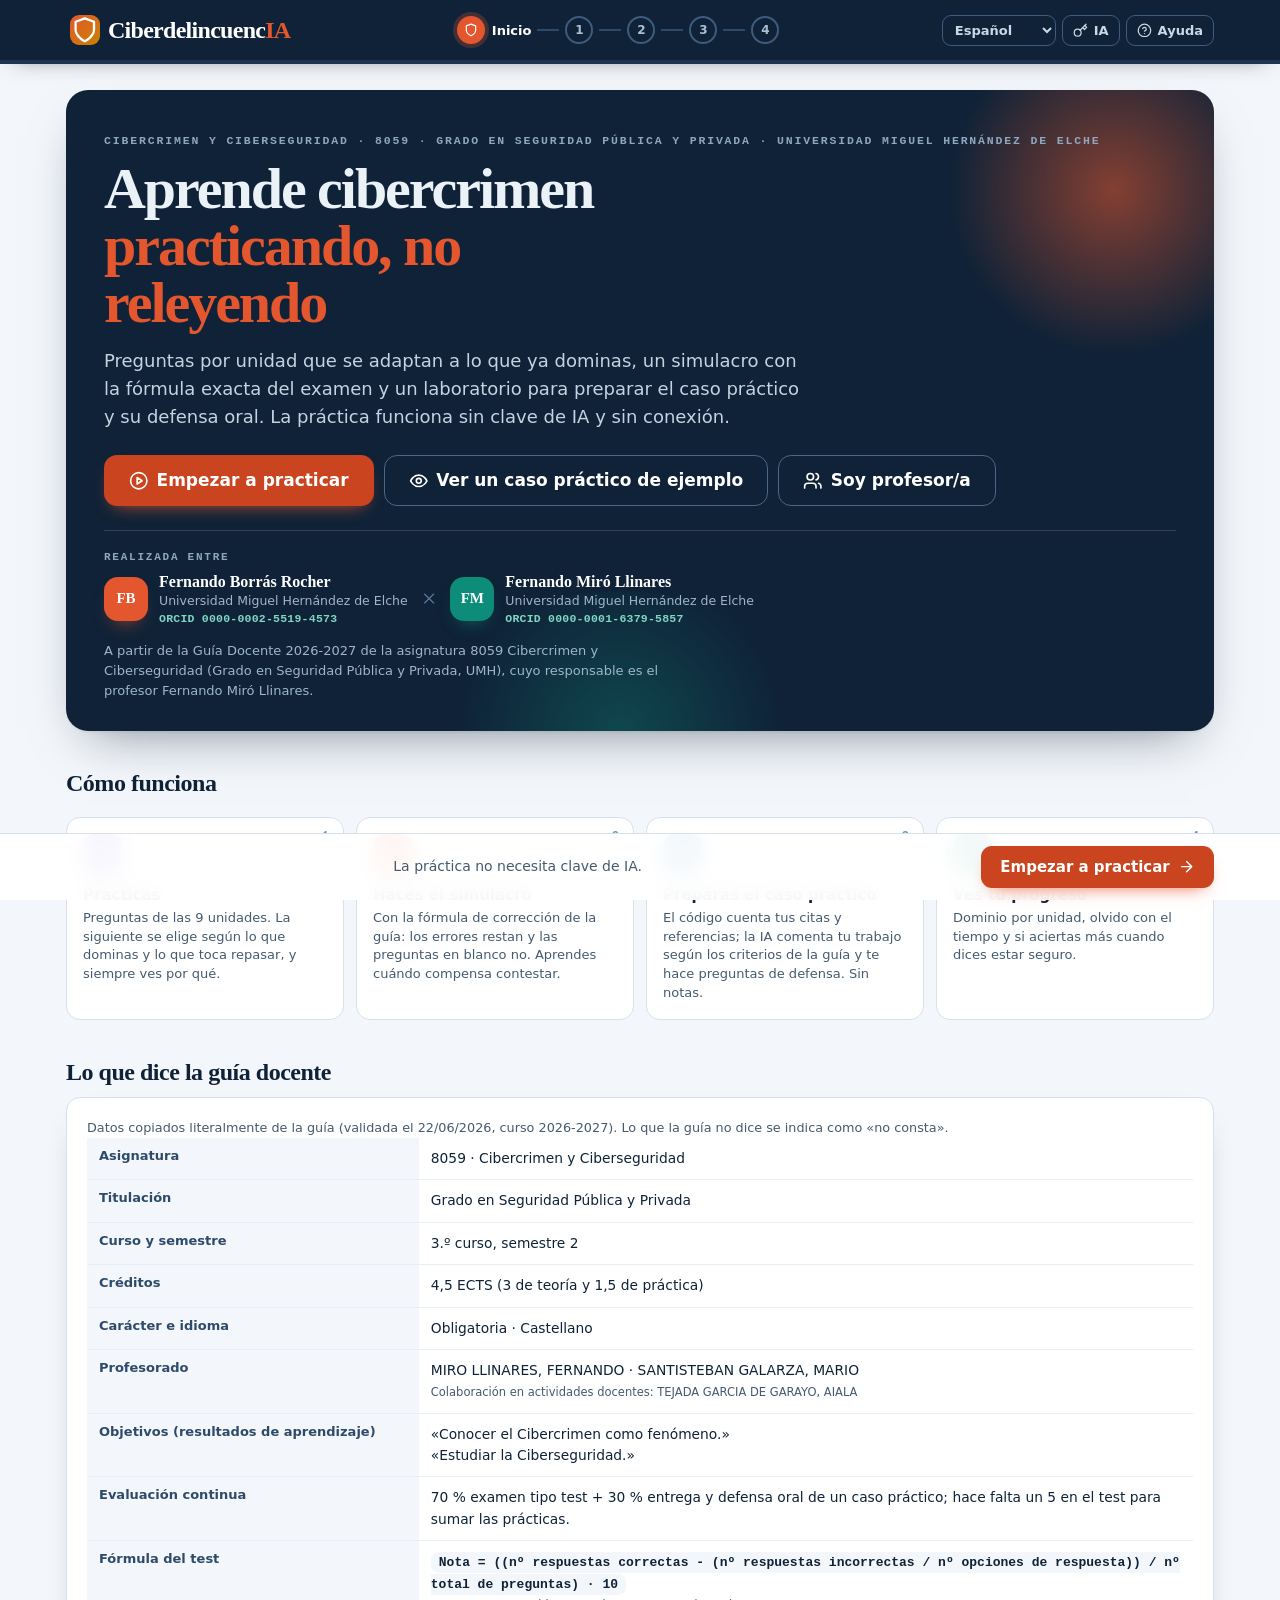
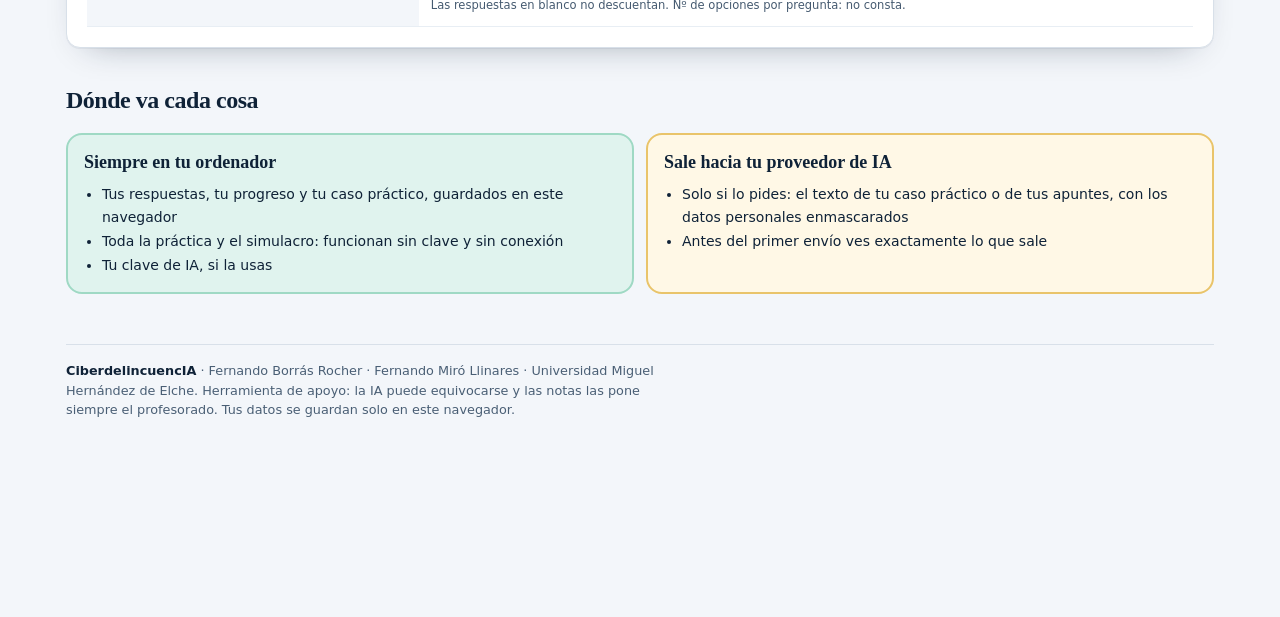
<file: index.html>
<!DOCTYPE html>
<html lang="es"><head><meta charset="utf-8"><meta name="viewport" content="width=device-width,initial-scale=1"><meta name="theme-color" content="#0F2237">
<meta http-equiv="Content-Security-Policy" content="default-src 'none'; script-src 'unsafe-inline'; style-src 'unsafe-inline' https://fonts.googleapis.com; font-src https://fonts.gstatic.com; img-src data: blob:; media-src blob: data:; connect-src https://api.openai.com https://generativelanguage.googleapis.com https://api.anthropic.com; base-uri 'none'; form-action 'none'">
<meta name="author" content="Fernando Borrás Rocher; Fernando Miró Llinares">
<meta name="description" content="Práctica adaptativa, simulacro de examen y caso práctico de Cibercrimen y Ciberseguridad (UMH 8059)">
<title>CiberdelincuencIA · Práctica adaptativa, simulacro de examen y caso práctico de Cibercrimen y Ciberseguridad (UMH 8059)</title><link rel="preconnect" href="https://fonts.googleapis.com">
<link rel="preconnect" href="https://fonts.gstatic.com" crossorigin>
<link href="https://fonts.googleapis.com/css2?family=Bricolage+Grotesque:opsz,wght@12..96,500;12..96,700;12..96,800&family=Instrument+Sans:ital,wght@0,400;0,500;0,600;0,700;1,400&family=JetBrains+Mono:wght@400;600&display=swap" rel="stylesheet">

<style>
:root{
  --tinta:#0F2237; --acero:#2E4B6B; --acero-claro:#7C93AC; --gris:#5D7691;
  --papel:#F3F6FA; --blanco:#FFFFFF; --linea:#D8E0E9; --linea-2:#E8EEF4;
  --brasa:#E4572E; --brasa-osc:#C9441F; --brasa-suave:#FDEBE4;
  --forjado:#0E7C6B; --forjado-suave:#E0F3EE; --aviso:#8A3617;
  --c-ctx:#1F6FB2; --c-comp:#6B4FD8; --c-rda:#0E8C7A; --c-tema:#C98200; --c-eval:#E4572E; --c-final:#2E4B6B;
  --sombra:0 1px 0 rgba(15,34,55,.05), 0 14px 34px -22px rgba(15,34,55,.45);
  --sombra-alta:0 2px 0 rgba(15,34,55,.04), 0 22px 50px -24px rgba(15,34,55,.55);
  --r:14px;
  --display:"Bricolage Grotesque",Georgia,serif;
  --texto:"Instrument Sans",system-ui,-apple-system,"Segoe UI",sans-serif;
  --mono:"JetBrains Mono",ui-monospace,monospace;
}
*{box-sizing:border-box}
html,body{margin:0;padding:0}
body{background:var(--papel);color:var(--tinta);font-family:var(--texto);font-size:16px;line-height:1.55;-webkit-font-smoothing:antialiased;padding-bottom:84px}
a{color:var(--acero)}
:focus-visible{outline:3px solid var(--brasa);outline-offset:2px;border-radius:6px}
.hidden{display:none!important}
svg.i{width:1.15em;height:1.15em;vertical-align:-.2em;fill:none;stroke:currentColor;stroke-width:2;stroke-linecap:round;stroke-linejoin:round;flex:none}
code{font-family:var(--mono);font-size:.85em;background:var(--linea-2);padding:1px 5px;border-radius:5px}

/* Barra superior */
.topbar{position:sticky;top:0;z-index:40;background:var(--tinta);color:#EAF1F7;box-shadow:0 6px 24px -14px rgba(0,0,0,.6)}
.tb-in{max-width:1180px;margin:0 auto;padding:10px 16px;display:flex;align-items:center;gap:14px}
.logo{background:none;border:0;color:#fff;font-family:var(--display);font-weight:800;font-size:24px;letter-spacing:-.03em;cursor:pointer;padding:2px 4px;display:flex;align-items:center;gap:8px}
.logo em{font-style:normal;color:var(--brasa)}
.logo .anv{width:30px;height:30px;border-radius:9px;background:var(--brasa);display:grid;place-items:center;color:#fff}
.stepper{flex:1;display:flex;align-items:center;justify-content:center;min-width:0}
.sdot{display:flex;align-items:center;gap:7px;background:none;border:0;color:#8FA7BE;font:600 13px var(--texto);padding:6px;cursor:pointer;border-radius:10px;white-space:nowrap}
.sdot:disabled{cursor:not-allowed;opacity:.45}
.sdot .n{width:28px;height:28px;border-radius:50%;display:grid;place-items:center;border:2px solid #3E5C7D;font-size:12px;color:#A9C0D4;transition:all .2s}
.sdot .n svg{width:14px;height:14px}
.sdot[data-state="done"] .n{background:var(--forjado);border-color:var(--forjado);color:#fff}
.sdot[data-state="now"]{color:#fff}
.sdot[data-state="now"] .n{background:var(--brasa);border-color:var(--brasa);color:#fff;box-shadow:0 0 0 4px rgba(228,87,46,.25)}
.sdot:not(:disabled):hover{background:rgba(255,255,255,.06)}
.sline{flex:0 1 26px;height:2px;background:#2F4A68;min-width:6px}
.sline.on{background:var(--forjado)}
.tb-tools{display:flex;gap:6px}
.tb-btn{background:transparent;border:1px solid #3E5C7D;color:#C9D8E6;border-radius:9px;padding:6px 10px;font:600 13px var(--texto);cursor:pointer;display:flex;align-items:center;gap:6px}
.tb-btn:hover{border-color:var(--brasa);color:#fff}
.progress{height:4px;background:#1E3550}
.progress span{display:block;height:100%;width:0;background:linear-gradient(90deg,var(--brasa),#F59E0B);transition:width .4s}
@media(max-width:960px){.sdot .lbl{display:none}.sdot[data-state="now"] .lbl{display:inline}}
@media(max-width:720px){
  .tb-in{flex-wrap:wrap;gap:8px}
  .stepper{order:3;flex-basis:100%;justify-content:space-between}
  .sdot[data-state="now"] .lbl{display:none}
  .tb-btn .lbl{display:none}
}

/* Pantallas */
main{max-width:1180px;margin:0 auto;padding:26px 16px 40px}
.screen{display:none}
.screen.on{display:block}
@media(prefers-reduced-motion:no-preference){.screen.on{animation:rise .35s cubic-bezier(.2,.7,.3,1) both}@keyframes rise{from{opacity:0;transform:translateY(10px)}to{opacity:1;transform:none}}}
.sh{display:flex;gap:18px;align-items:flex-start;margin:4px 0 22px}
.sh-ico{width:64px;height:64px;border-radius:18px;background:var(--c,var(--brasa));color:#fff;display:grid;place-items:center;flex:none;box-shadow:0 12px 24px -14px var(--c,var(--brasa))}
.sh-ico svg{width:32px;height:32px}
.sh-step{font:600 12px var(--mono);letter-spacing:.12em;text-transform:uppercase;color:var(--acero-claro);margin:4px 0}
.sh h2{font-family:var(--display);font-weight:800;font-size:clamp(26px,3.6vw,38px);letter-spacing:-.025em;line-height:1.05;margin:0 0 6px}
.sh-lede{margin:0;color:var(--gris);font-size:16.5px;max-width:70ch}
@media(max-width:600px){.sh-ico{width:48px;height:48px;border-radius:14px}.sh-ico svg{width:24px;height:24px}}

.card{background:var(--blanco);border:1px solid var(--linea);border-radius:var(--r);box-shadow:var(--sombra);padding:20px;margin-bottom:18px}
.card h3{font-family:var(--display);font-weight:700;font-size:19px;letter-spacing:-.01em;margin:0 0 4px;display:flex;align-items:center;gap:9px}
.card h3 .num{width:26px;height:26px;border-radius:8px;background:var(--tinta);color:#fff;font:700 13px var(--mono);display:grid;place-items:center}
.card .sub{margin:0 0 14px;color:var(--gris);font-size:14px}
.grid2{display:grid;grid-template-columns:1fr 1fr;gap:14px}
.cols{display:grid;grid-template-columns:minmax(0,1.45fr) minmax(0,1fr);gap:20px;align-items:start}
.sticky{position:sticky;top:96px}
@media(max-width:900px){.cols{grid-template-columns:1fr}.sticky{position:static}}
@media(max-width:640px){.grid2{grid-template-columns:1fr}}

label,.lab{display:block;font-size:13.5px;font-weight:600;margin:0 0 6px;color:var(--acero)}
label small,.lab small{font-weight:500;color:var(--acero-claro)}
input[type=text],input[type=password],input[type=number],textarea,select{width:100%;padding:11px 13px;border:1.5px solid var(--linea);border-radius:10px;font-family:var(--texto);font-size:15px;color:var(--tinta);background:#fff;transition:border-color .15s,box-shadow .15s}
input:focus,textarea:focus,select:focus{outline:none;border-color:var(--acero-claro);box-shadow:0 0 0 4px rgba(124,147,172,.18)}
input.bad{border-color:var(--brasa);box-shadow:0 0 0 4px rgba(228,87,46,.15)}
textarea{resize:vertical;min-height:96px;line-height:1.5}
input::placeholder,textarea::placeholder{color:#9DB0C2}
.field{margin-bottom:16px}
.help{font-size:12.8px;color:var(--gris);margin:6px 0 0}
.help b{color:var(--acero)}

button{font-family:var(--texto);cursor:pointer}
.btn{display:inline-flex;align-items:center;gap:8px;border-radius:11px;font-weight:600;font-size:15px;border:1.5px solid transparent;padding:11px 18px;transition:transform .08s,background .15s,border-color .15s;text-decoration:none;line-height:1.2}
.btn:active{transform:translateY(1px)}
.btn-primary{background:var(--brasa);color:#fff;box-shadow:0 8px 18px -10px var(--brasa)}
.btn-primary:hover{background:var(--brasa-osc)}
.btn-big{font-size:17px;padding:14px 24px;border-radius:13px}
.btn-dark{background:var(--tinta);color:#fff}
.btn-dark:hover{background:#1c3656}
.btn-ghost{background:#fff;border-color:var(--linea);color:var(--acero)}
.btn-ghost:hover{border-color:var(--acero-claro);background:#F7FAFC}
.btn-ok{background:var(--forjado);color:#fff}
.btn-ok:hover{background:#0b6457}
.btn-word{background:#2B579A;color:#fff}
.btn-word:hover{background:#1e3f7a}
.btn-sm{padding:7px 12px;font-size:13.5px;border-radius:9px}
.btn:disabled{opacity:.55;cursor:not-allowed}
.actions{display:flex;gap:10px;flex-wrap:wrap;align-items:center}

.chips{display:flex;gap:8px;flex-wrap:wrap}
.chip{background:#fff;border:1.5px solid var(--linea);border-radius:999px;padding:7px 13px;font-size:13.5px;color:var(--acero);cursor:pointer;display:inline-flex;align-items:center;gap:6px;line-height:1.25;text-align:left}
.chip:hover{border-color:var(--brasa);color:var(--brasa)}
.chip[aria-pressed="true"]{background:var(--tinta);border-color:var(--tinta);color:#fff}
.chip.mini-ex{font-size:12.5px;padding:4px 10px;border-style:dashed}
.seg{display:flex;flex-wrap:wrap;gap:6px}
.seg button{border:1.5px solid var(--linea);background:#fff;border-radius:9px;padding:7px 11px;font-size:13.5px;font-weight:600;color:var(--acero)}
.seg button:hover{border-color:var(--acero-claro)}
.seg button[aria-pressed="true"]{background:var(--tinta);border-color:var(--tinta);color:#fff}

.meto{display:grid;grid-template-columns:repeat(auto-fill,minmax(180px,1fr));gap:8px}
.meto button{text-align:left;background:#fff;border:1.5px solid var(--linea);border-radius:12px;padding:10px 12px;color:var(--tinta)}
.meto button b{display:block;font-size:14px}
.meto button span{display:block;font-size:12.3px;color:var(--gris);line-height:1.35;margin-top:2px}
.meto button:hover{border-color:var(--acero-claro)}
.meto button[aria-pressed="true"]{border-color:var(--tinta);box-shadow:0 0 0 2px var(--tinta);background:var(--papel)}

.tip{display:flex;gap:12px;background:#FFF8E6;border:1px solid #F3DDA0;border-radius:12px;padding:13px 15px;font-size:14px;color:#6B4E00;margin-bottom:18px}
.tip svg{width:22px;height:22px;color:#C98200;flex:none;margin-top:1px}
.tip strong{color:#523B00}
.aviso{background:var(--brasa-suave);border:1px solid #F3C7B5;border-radius:12px;padding:13px 15px;font-size:14px;color:var(--aviso);margin-bottom:16px}
.okbox{background:var(--forjado-suave);border:1px solid #A9DCCF;border-radius:12px;padding:13px 15px;font-size:14px;color:#0B5A4E;margin-bottom:16px;display:flex;gap:12px;align-items:center;flex-wrap:wrap}

/* Inicio */
.hero{background:var(--tinta);color:#EAF1F7;border-radius:22px;padding:40px 36px;position:relative;overflow:hidden;margin-bottom:26px;box-shadow:var(--sombra-alta)}
.hero::before{content:"";position:absolute;right:-80px;top:-80px;width:360px;height:360px;border-radius:50%;background:radial-gradient(circle,rgba(228,87,46,.55),transparent 65%)}
.hero::after{content:"";position:absolute;left:30%;bottom:-140px;width:420px;height:280px;border-radius:50%;background:radial-gradient(circle,rgba(14,140,122,.35),transparent 65%)}
.hero>*{position:relative;z-index:1}
@media(max-width:600px){.hero{padding:28px 20px;border-radius:18px}}
.eyebrow{font:600 11.5px var(--mono);letter-spacing:.16em;text-transform:uppercase;color:#8FA7BE;margin:0 0 14px}
.hero h1{font-family:var(--display);font-weight:800;font-size:clamp(34px,5.4vw,58px);line-height:.98;letter-spacing:-.035em;margin:0 0 16px;max-width:17ch}
.hero h1 em{font-style:normal;color:var(--brasa)}
.hero p.lede{max-width:62ch;font-size:18px;color:#C3D3E2;margin:0 0 24px}
.hero .actions .btn-ghost{background:transparent;color:#fff;border-color:#4A6787}
.hero .actions .btn-ghost:hover{border-color:#fff}
.draft{margin-top:18px;background:rgba(255,255,255,.07);border:1px solid rgba(255,255,255,.18);border-radius:12px;padding:12px 14px;display:flex;gap:12px;align-items:center;flex-wrap:wrap;font-size:14.5px}
.sec-title{font-family:var(--display);font-weight:800;font-size:24px;letter-spacing:-.02em;margin:34px 0 6px}
.sec-sub{color:var(--gris);margin:0 0 16px}
.journey{display:grid;grid-template-columns:repeat(4,1fr);gap:12px}
.jstop{background:#fff;border:1px solid var(--linea);border-radius:14px;padding:16px;position:relative}
.jstop .ji{width:40px;height:40px;border-radius:12px;display:grid;place-items:center;color:#fff;background:var(--c);margin-bottom:10px}
.jstop .ji svg{width:20px;height:20px}
.jstop b{display:block;font-size:15px;margin-bottom:2px}
.jstop span{display:block;font-size:13px;color:var(--gris);line-height:1.45}
.jstop .jn{position:absolute;top:12px;right:14px;font:700 12px var(--mono);color:var(--acero-claro)}
@media(max-width:900px){.journey{grid-template-columns:1fr 1fr}}
@media(max-width:480px){.journey{grid-template-columns:1fr}}

.parts{display:grid;grid-template-columns:repeat(auto-fill,minmax(250px,1fr));gap:10px}
.part{display:flex;gap:12px;align-items:flex-start;background:#fff;border:1px solid var(--linea);border-radius:12px;padding:12px 14px}
.part .pi{width:34px;height:34px;border-radius:10px;background:color-mix(in srgb,var(--c) 14%,#fff);color:var(--c);display:grid;place-items:center;flex:none}
.part b{display:block;font-size:14.5px}
.part span{display:block;font-size:12.8px;color:var(--gris);line-height:1.4}

.examples{display:grid;grid-template-columns:repeat(auto-fill,minmax(230px,1fr));gap:14px}
.excard{background:#fff;border:1px solid var(--linea);border-radius:16px;padding:16px;display:flex;flex-direction:column;gap:8px;box-shadow:var(--sombra);position:relative;overflow:hidden;text-align:left;font:inherit;color:inherit;cursor:pointer;transition:transform .15s,box-shadow .15s}
.excard:hover{transform:translateY(-3px);box-shadow:var(--sombra-alta)}
.excard::before{content:"";position:absolute;left:0;top:0;right:0;height:5px;background:var(--c)}
.excard .emo{font-size:32px;line-height:1}
.excard .area{font:700 11px var(--mono);letter-spacing:.1em;text-transform:uppercase;color:var(--acero-claro)}
.excard b{font-family:var(--display);font-size:18px;letter-spacing:-.01em;line-height:1.15}
.excard p{margin:0;font-size:13.5px;color:var(--gris);flex:1}
.badge{display:inline-flex;align-items:center;gap:5px;font-size:12px;font-weight:700;color:var(--c);background:color-mix(in srgb,var(--c) 12%,#fff);border-radius:999px;padding:3px 9px;align-self:flex-start}

/* Clave */
.keyrow{display:flex;gap:8px}
.keyrow input{flex:1;font-family:var(--mono);font-size:14px}
.eye{width:46px;flex:none;border:1.5px solid var(--linea);background:#fff;border-radius:10px;color:var(--acero);display:grid;place-items:center}
.light{display:flex;align-items:center;gap:10px;padding:12px 14px;border-radius:12px;background:var(--papel);margin-top:14px;font-size:14.5px;font-weight:600}
.light .bulbo{width:14px;height:14px;border-radius:50%;background:#B8C5D3;box-shadow:0 0 0 4px rgba(184,197,211,.3);flex:none}
.light[data-s="ok"] .bulbo{background:#16A34A;box-shadow:0 0 0 4px rgba(22,163,74,.22)}
.light[data-s="err"] .bulbo{background:var(--brasa);box-shadow:0 0 0 4px rgba(228,87,46,.22)}
.light[data-s="wait"] .bulbo{background:#F59E0B;box-shadow:0 0 0 4px rgba(245,158,11,.25)}
.olsteps{list-style:none;padding:0;margin:0;counter-reset:o;display:flex;flex-direction:column;gap:12px}
.olsteps li{counter-increment:o;display:flex;gap:12px;font-size:14.5px;align-items:flex-start}
.olsteps li::before{content:counter(o);width:28px;height:28px;border-radius:50%;background:var(--brasa-suave);color:var(--brasa);font:700 13px var(--mono);display:grid;place-items:center;flex:none}

/* Acordeones */
.acc{background:#fff;border:1px solid var(--linea);border-radius:var(--r);margin-bottom:12px;box-shadow:var(--sombra);overflow:hidden}
.acc>summary{list-style:none;cursor:pointer;padding:15px 18px;display:flex;align-items:center;gap:12px}
.acc>summary::-webkit-details-marker{display:none}
.acc>summary .ai{width:36px;height:36px;border-radius:10px;background:var(--papel);color:var(--acero);display:grid;place-items:center;flex:none}
.acc[open]>summary .ai{background:var(--tinta);color:#fff}
.acc>summary b{font-family:var(--display);font-size:17px;display:block}
.acc>summary small{display:block;color:var(--gris);font-size:13px}
.acc>summary .chev{margin-left:auto;transition:transform .2s;color:var(--acero-claro)}
.acc[open]>summary .chev{transform:rotate(180deg)}
.acc .inner{padding:4px 18px 18px;border-top:1px solid var(--linea-2)}
.acc .inner>*:first-child{margin-top:14px}
.prompt-ta{font-family:var(--mono);font-size:12.3px;min-height:130px;background:#FBFDFE}

/* Resumen lateral */
.sum h3{margin-bottom:10px}
.stats{display:grid;grid-template-columns:1fr 1fr;gap:8px;margin-bottom:14px}
.stat{background:var(--papel);border-radius:12px;padding:10px 12px}
.stat b{display:block;font:800 24px var(--display);letter-spacing:-.02em;line-height:1.1}
.stat span{font-size:12.3px;color:var(--gris)}
.checks{list-style:none;margin:0;padding:0;display:flex;flex-direction:column;gap:6px;font-size:14px}
.checks li{display:flex;gap:9px;align-items:center;color:var(--gris)}
.checks li .ck{width:20px;height:20px;border-radius:50%;border:2px solid var(--linea);display:grid;place-items:center;flex:none}
.checks li.on{color:var(--tinta)}
.checks li.on .ck{background:var(--forjado);border-color:var(--forjado);color:#fff}
.checks li .ck svg{width:12px;height:12px}
.docname{margin-top:14px;padding:11px 13px;border-radius:11px;background:var(--tinta);color:#C3D3E2;font-size:13.5px}
.docname b{color:#fff}

/* Generación */
.agents{display:flex;flex-direction:column;gap:10px}
.agent{background:#fff;border:1px solid var(--linea);border-radius:var(--r);box-shadow:var(--sombra);overflow:hidden;transition:border-color .2s}
.agent-h{display:flex;align-items:center;gap:14px;padding:14px 16px;cursor:pointer}
.agent .ai{width:42px;height:42px;border-radius:12px;background:color-mix(in srgb,var(--c) 14%,#fff);color:var(--c);display:grid;place-items:center;flex:none;transition:all .2s}
.agent .ai svg{width:20px;height:20px}
.agent-t{flex:1;min-width:0}
.agent-t b{display:block;font-family:var(--display);font-size:16.5px}
.agent-t span{display:block;font-size:13px;color:var(--gris)}
.pill{font-size:12.5px;font-weight:700;border-radius:999px;padding:4px 10px;background:var(--linea-2);color:var(--gris);white-space:nowrap}
.agent[data-s="run"]{border-color:#F59E0B}
.agent[data-s="run"] .ai{background:var(--c);color:#fff;animation:pulse 1s infinite alternate}
.agent[data-s="run"] .pill{background:#FFF1D6;color:#8A5A00}
.agent[data-s="ok"] .ai{background:var(--c);color:#fff}
.agent[data-s="ok"] .pill{background:var(--forjado-suave);color:var(--forjado)}
.agent[data-s="err"]{border-color:var(--brasa)}
.agent[data-s="err"] .pill{background:var(--brasa-suave);color:var(--brasa)}
.agent-b{display:none;padding:4px 18px 16px 72px;font-size:14px;border-top:1px solid var(--linea-2);background:#FBFDFE}
.agent.open .agent-b{display:block}
@media(max-width:600px){.agent-b{padding-left:18px}}
@keyframes pulse{from{transform:scale(1);box-shadow:0 0 0 0 rgba(228,87,46,.5)}to{transform:scale(1.06);box-shadow:0 0 0 10px rgba(228,87,46,0)}}
.forging{display:flex;align-items:center;gap:14px;padding:16px 18px;border-radius:14px;background:var(--tinta);color:#fff;margin-bottom:16px}
.forging .spark{width:44px;height:44px;border-radius:12px;background:var(--brasa);display:grid;place-items:center;flex:none;animation:pulse 1s infinite alternate}
.forging.done .spark{background:var(--forjado);animation:none}
.forging.err .spark{animation:none}
.forging b{font-family:var(--display);font-size:18px;display:block}
.forging span{font-size:14px;color:#C3D3E2}
.mini-list{margin:10px 0 0;padding:0;list-style:none}
.mini-list li{padding:5px 0;border-bottom:1px solid var(--linea-2)}
.mini-list li:last-child{border-bottom:0}
.code{display:inline-block;font:700 11px var(--mono);border-radius:5px;padding:1px 6px;margin-right:6px;background:var(--linea-2);color:var(--acero)}

/* Guía */
.res-head{display:flex;gap:14px;align-items:center;flex-wrap:wrap;margin-bottom:16px}
.res-head h2{font-family:var(--display);font-weight:800;font-size:clamp(24px,3vw,32px);letter-spacing:-.02em;margin:0;flex:1;min-width:240px;line-height:1.1}
.doc{background:#fff;border:1px solid var(--linea);border-radius:18px;box-shadow:var(--sombra-alta);padding:40px 44px;max-width:900px;margin:0 auto}
@media(max-width:700px){.doc{padding:22px 16px}}
.doc-h{border-bottom:3px solid var(--tinta);padding-bottom:18px;margin-bottom:26px}
.doc-kind{font:600 12px var(--mono);letter-spacing:.12em;text-transform:uppercase;color:var(--brasa);margin:0 0 6px}
.doc-h h1{font-family:var(--display);font-weight:800;font-size:clamp(26px,3.4vw,36px);letter-spacing:-.025em;line-height:1.05;margin:0 0 12px}
.meta{display:flex;flex-wrap:wrap;gap:6px}
.meta span{font-size:12.8px;font-weight:600;background:var(--papel);color:var(--acero);border-radius:999px;padding:4px 11px}
.dsec{margin-bottom:28px}
.dsec h2{font-family:var(--display);font-weight:700;font-size:20px;letter-spacing:-.01em;margin:0 0 10px;display:flex;align-items:center;gap:10px}
.dsec h2 .num{width:28px;height:28px;border-radius:8px;background:var(--tinta);color:#fff;font:700 13px var(--mono);display:grid;place-items:center;flex:none}
.dsec p{margin:0 0 10px;max-width:75ch}
.sublab{font-size:13px;font-weight:700;color:var(--acero-claro);margin:14px 0 6px}
.row{display:flex;gap:10px;padding:8px 0;border-bottom:1px solid var(--linea-2);font-size:14.5px;align-items:flex-start}
.row:last-child{border-bottom:0}
.row .code{margin-top:2px;flex:none}
.code.cg{background:#E6F0FA;color:var(--c-ctx)}
.code.ce{background:#EEEAFB;color:var(--c-comp)}
.code.bl{background:var(--forjado-suave);color:var(--forjado)}
.code.tm{background:var(--tinta);color:#fff}
.row .hrs{margin-left:auto;font-size:12.5px;color:var(--gris);white-space:nowrap}
.blk{font-weight:700;margin:16px 0 4px;display:flex;gap:8px;align-items:baseline}
.blk small{font-weight:500;color:var(--gris)}
.tbl-wrap{overflow-x:auto}
table.t{width:100%;border-collapse:collapse;font-size:14px}
table.t th{background:var(--tinta);color:#fff;text-align:left;padding:9px 11px;font-size:12.5px;font-weight:700}
table.t td{padding:9px 11px;border-bottom:1px solid var(--linea-2);vertical-align:top}
table.t tr:nth-child(even) td{background:#FAFCFE}
.peso{font-weight:800;color:var(--brasa);white-space:nowrap}
.note{margin-top:12px;padding:11px 14px;background:var(--papel);border-left:4px solid var(--forjado);border-radius:8px;font-size:14px}
.demo-flag{background:#FFF8E6;border:1px solid #F3DDA0;color:#6B4E00;border-radius:12px;padding:11px 15px;font-size:14px;margin:0 auto 16px;max-width:900px;display:flex;gap:10px;align-items:center;flex-wrap:wrap}
.demo-flag svg{color:#C98200}

/* Navegación inferior */
.bottomnav{position:fixed;left:0;right:0;bottom:0;z-index:35;background:rgba(255,255,255,.94);backdrop-filter:blur(10px);-webkit-backdrop-filter:blur(10px);border-top:1px solid var(--linea)}
.bn-in{max-width:1180px;margin:0 auto;padding:12px 16px;display:flex;align-items:center;gap:12px}
.bn-hint{flex:1;text-align:center;font-size:14px;color:var(--gris)}
.bn-hint b{color:var(--tinta)}
@media(max-width:600px){.bn-hint{display:none}.bn-in{justify-content:space-between}}

/* Modal */
.modal{position:fixed;inset:0;z-index:60;background:rgba(15,34,55,.55);display:none;align-items:flex-start;justify-content:center;padding:6vh 16px;overflow:auto}
.modal.on{display:flex}
.modal-box{background:#fff;border-radius:18px;max-width:760px;width:100%;box-shadow:var(--sombra-alta);overflow:hidden}
.modal-head{display:flex;align-items:center;gap:12px;padding:16px 20px;background:var(--tinta);color:#fff}
.modal-head h2{font-family:var(--display);font-size:22px;margin:0;flex:1}
.modal-head button{background:transparent;border:1px solid #4A6787;color:#fff;border-radius:9px;padding:6px 10px}
.modal-body{padding:18px 20px 22px}
.glos{display:grid;grid-template-columns:1fr 1fr;gap:10px}
@media(max-width:600px){.glos{grid-template-columns:1fr}}
.glos div{background:var(--papel);border-radius:12px;padding:12px 14px}
.glos b{display:block;font-family:var(--display);font-size:16px;margin-bottom:2px}
.glos span{font-size:13.8px;color:var(--acero)}
.hist{display:flex;align-items:center;gap:12px;padding:12px 14px;border:1px solid var(--linea);border-radius:12px;margin-bottom:8px}
.hist-t{flex:1;min-width:0;cursor:pointer}
.hist-t b{display:block;font-size:15px}
.hist-t span{font-size:12.8px;color:var(--gris)}
.hist:hover{border-color:var(--acero-claro)}
.iconbtn{width:34px;height:34px;border-radius:9px;border:1.5px solid var(--linea);background:#fff;color:var(--acero);display:grid;place-items:center;padding:0}
.iconbtn:hover{border-color:var(--brasa);color:var(--brasa)}
.empty{text-align:center;color:var(--gris);padding:30px 10px}

.toast{position:fixed;left:50%;bottom:96px;transform:translateX(-50%) translateY(20px);background:var(--tinta);color:#fff;padding:11px 18px;border-radius:12px;font-size:14.5px;font-weight:600;opacity:0;pointer-events:none;transition:all .25s;z-index:70;max-width:90vw;text-align:center;box-shadow:var(--sombra-alta)}
.toast.on{opacity:1;transform:translateX(-50%)}
footer{max-width:1180px;margin:0 auto;padding:0 16px 30px;font-size:13px;color:#6E8299}
footer hr{border:0;border-top:1px solid var(--linea);margin:0 0 14px}

@media print{
  body{background:#fff;padding:0}
  .topbar,.bottomnav,.res-head,.demo-flag,.okbox,footer,.toast,.modal{display:none!important}
  main{padding:0;max-width:none}
  .screen{display:none!important}
  
  .doc{box-shadow:none;border:0;padding:0;max-width:none}
  .dsec{break-inside:avoid-page}
  table.t th{-webkit-print-color-adjust:exact;print-color-adjust:exact}
}
/* ══ v2 ══ */
.grid3{display:grid;grid-template-columns:repeat(3,1fr);gap:12px}
@media(max-width:640px){.grid3{grid-template-columns:1fr}}
.feats{display:grid;grid-template-columns:repeat(4,1fr);gap:12px}
@media(max-width:960px){.feats{grid-template-columns:1fr 1fr}}
@media(max-width:520px){.feats{grid-template-columns:1fr}}
.feat{background:#fff;border:1px solid var(--linea);border-radius:14px;padding:16px;border-top:4px solid var(--c)}
.feat .pi{width:38px;height:38px;border-radius:11px;background:color-mix(in srgb,var(--c) 14%,#fff);color:var(--c);display:grid;place-items:center;margin-bottom:10px}
.feat b{display:block;font-family:var(--display);font-size:17px;margin-bottom:3px}
.feat span{display:block;font-size:13.5px;color:var(--gris);line-height:1.45}
.importbar{display:flex;gap:14px;align-items:center;flex-wrap:wrap;background:var(--tinta);color:#EAF1F7;border-radius:var(--r);padding:14px 16px;margin-bottom:18px}
.importbar .pi{width:40px;height:40px;border-radius:11px;background:var(--brasa);display:grid;place-items:center;flex:none}
.importbar b{display:block;font-size:15px}
.importbar span{display:block;font-size:13.3px;color:#A9C0D4}
.importbar .btn-dark{background:#fff;color:var(--tinta)}
.importbar .btn-dark:hover{background:#EAF1F7}
.inacc{border-top:1px solid var(--linea-2);margin-top:4px;padding-top:12px}
.inacc>summary{list-style:none;cursor:pointer;display:flex;align-items:center;gap:8px;font-size:14px;font-weight:600;color:var(--acero)}
.inacc>summary::-webkit-details-marker{display:none}
.inacc>summary .chev{margin-left:auto;transition:transform .2s;color:var(--acero-claro)}
.inacc[open]>summary .chev{transform:rotate(180deg)}
.rec{display:inline-block;font:700 11px var(--texto);background:var(--forjado-suave);color:var(--forjado);border-radius:999px;padding:2px 8px;vertical-align:2px;margin-left:4px}
.checkgrid{display:grid;grid-template-columns:1fr 1fr;gap:8px}
@media(max-width:560px){.checkgrid{grid-template-columns:1fr}}
.checkgrid label{display:flex;gap:9px;align-items:center;margin:0;padding:9px 11px;border-radius:10px;background:var(--papel);font-weight:500;color:var(--tinta);cursor:pointer;font-size:14px}
.checkgrid input{width:18px;height:18px;accent-color:var(--forjado);margin:0}
.checkgrid label:has(input:checked){background:var(--forjado-suave)}
.drop{display:flex;flex-direction:column;align-items:center;gap:4px;text-align:center;border:2px dashed var(--linea);border-radius:14px;padding:24px;cursor:pointer;color:var(--acero);margin:0;font-weight:500}
.drop svg{width:30px;height:30px;color:var(--brasa)}
.drop b{font-size:15px;color:var(--tinta)}
.drop span{font-size:13px;color:var(--gris)}
.drop.over,.drop:hover{border-color:var(--brasa);background:var(--brasa-suave)}



/* selector de idioma (65-i18n) */
.tb-lang{display:flex;align-items:center}.tb-sel{background:transparent;border:1px solid #3E5C7D;color:#C9D8E6;border-radius:9px;padding:6px 8px;font:600 13px var(--texto);cursor:pointer;max-width:120px}.tb-sel:hover{border-color:var(--brasa);color:#fff}.tb-sel:focus-visible{outline:2px solid var(--brasa);outline-offset:2px}.tb-sel option{color:#0F2237;background:#fff}
/* ══ Estilos propios de la app (se añaden a forja-base.css). Prefijo fa- para no chocar con clases de Forja ══ */
.logo .anv{background:linear-gradient(135deg,var(--brasa),#C98200)}
.hero{padding:44px 38px 30px}.hero h1{max-width:20ch}.fa-inicio{margin:14px 0 0;font-size:14px;color:#C3D3E2}.fa-inicio:empty{display:none}.fa-inicio b{color:#fff}
/* autores con ORCID */
.fa-autores{display:flex;gap:14px;align-items:center;flex-wrap:wrap;margin-top:24px;padding-top:20px;border-top:1px solid rgba(255,255,255,.14)}.fa-autores-cap{font:600 11px var(--mono);letter-spacing:.16em;text-transform:uppercase;color:#8FA7BE;width:100%;margin-bottom:-4px}
.fa-autor{display:flex;gap:11px;align-items:center}.fa-autor b{display:block;color:#fff;font:700 16px var(--display)}.fa-autor small{display:block;color:#9DB6CD;font-size:12.5px;max-width:34ch}.fa-av{width:44px;height:44px;border-radius:14px;background:var(--c);color:#fff;display:grid;place-items:center;font:800 15px var(--display);flex:none;box-shadow:0 10px 20px -12px var(--c)}.fa-x{font:300 26px var(--display);color:#5D7C9B}
.fa-orcid{display:block;margin-top:2px;font:600 11.5px var(--mono);letter-spacing:.02em;color:#7FD6C4!important;text-decoration:none}.fa-orcid:hover{text-decoration:underline}.fa-idea{width:100%;margin:2px 0 0;font-size:13px;color:#9DB6CD;max-width:72ch}
/* zonas «dónde va cada cosa» */
.zonas{display:grid;grid-template-columns:1fr 1fr;gap:12px}@media(max-width:760px){.zonas{grid-template-columns:1fr}}.zona{border-radius:16px;padding:14px 16px;border:2px solid}.zona.l{border-color:#9FD9C4;background:var(--forjado-suave)}.zona.n{border-color:#E9C46A;background:#FFF8E6}.zona h4{margin:0 0 6px;font-family:var(--display);font-size:18px}.zona ul{margin:0;padding-left:18px;font-size:14px;line-height:1.7}
.sec-title+.zonas,.sec-title+.journey{margin-top:14px}
/* formularios y utilidades */
.field input[type=text],.field input[type=number],.field select,.field textarea{width:100%;padding:10px 12px;border:1.5px solid var(--linea);border-radius:10px;font:15px var(--texto);background:#fff;color:var(--tinta)}.field textarea{line-height:1.55;resize:vertical}.field label{display:block;font:700 13px var(--texto);color:var(--acero);margin-bottom:5px}
.field input:focus,.field select:focus,.field textarea:focus{outline:none;border-color:var(--brasa);box-shadow:0 0 0 3px rgba(228,87,46,.18)}
.grid3{display:grid;grid-template-columns:repeat(3,1fr);gap:12px}.grid2{display:grid;grid-template-columns:1fr 1fr;gap:14px}@media(max-width:760px){.grid3,.grid2{grid-template-columns:1fr}}
.card .actions{margin-top:12px}.card h3{margin-top:0}.fa-chk{display:flex;gap:8px;align-items:center;font:500 14.5px var(--texto);cursor:pointer}
.fa-chip{display:inline-block;font:700 11.5px var(--texto);border-radius:999px;padding:3px 10px;background:var(--linea-2);color:var(--acero)}.fa-chip.ok{background:var(--forjado-suave);color:#0B5A4E}.fa-chip.aviso{background:#FFF1D6;color:#7A4B00}.fa-chip.error{background:var(--brasa-suave);color:var(--aviso)}
.fa-pre{white-space:pre-wrap;font:12.5px/1.5 var(--mono);background:#0B1C2E;color:#D6E4F0;border-radius:12px;padding:12px;max-height:300px;overflow:auto}
.spin{display:inline-block;width:14px;height:14px;border:2px solid var(--linea);border-top-color:var(--brasa);border-radius:50%;animation:fa-s .8s linear infinite;vertical-align:-2px}@keyframes fa-s{to{transform:rotate(360deg)}}
.fa-foot{max-width:1180px;margin:10px auto 0;padding:0 16px 110px}.fa-foot hr{border:0;border-top:1px solid var(--linea);margin:0 0 16px}.fa-foot p{margin:0;font-size:12.8px;color:#6E8299;max-width:76ch;line-height:1.55}
.glos div{display:block;margin-bottom:12px}.glos b{display:block}
table{border-collapse:collapse;width:100%;font-size:13.8px}th{background:var(--papel);color:var(--acero);font:700 11px var(--mono);letter-spacing:.07em;text-transform:uppercase;text-align:left}td,th{padding:10px 12px;border-bottom:1px solid var(--linea-2);vertical-align:top}.table-wrap{overflow-x:auto}
/* barra superior con muchos pasos: solo el actual lleva nombre (evita desbordes) */
.tb-in{gap:10px}.stepper{min-width:0;flex:1 1 auto;justify-content:center;gap:2px}.sdot:not([data-state="now"]) .lbl{position:absolute;width:1px;height:1px;overflow:hidden;clip:rect(0,0,0,0);white-space:nowrap}.sdot{padding-left:4px;padding-right:4px}.sline{min-width:8px;flex:0 1 22px}.logo,.tb-tools{flex:none}
@media(max-width:900px){.tb-btn .lbl{display:none}}@media(max-width:720px){.hero{padding:28px 20px 24px}}
@media (prefers-reduced-motion:reduce){*{transition:none!important;animation:none!important}}
/* ── CiberdelincuencIA ── */
.fa-vh{position:absolute!important;width:1px;height:1px;padding:0;margin:-1px;overflow:hidden;clip:rect(0,0,0,0);white-space:nowrap;border:0}
input.fa-vh:focus-visible+label{outline:3px solid var(--brasa);outline-offset:3px}
.fa-h3{display:block}
.fa-tabs{display:flex;flex-wrap:wrap;gap:8px}.fa-tabs button{min-height:44px;min-width:48px;padding:8px 14px;border-radius:12px;border:1.5px solid var(--linea);background:#fff;color:var(--acero);font:700 14px var(--texto);cursor:pointer}
.fa-tabs button[aria-pressed="true"]{background:var(--tinta);border-color:var(--tinta);color:#fff}
button:focus-visible,a:focus-visible,input:focus-visible,select:focus-visible,textarea:focus-visible,summary:focus-visible,.fa-opc:focus-within,.fa-seg:focus-within{outline:3px solid var(--brasa);outline-offset:2px}
.fa-fs{border:0;margin:0 0 12px;padding:0;min-width:0}.fa-fs legend{padding:0}
.fa-enun{font:700 18px/1.4 var(--display);color:var(--tinta);margin:6px 0 12px}
.fa-motivo{display:flex;gap:10px;align-items:flex-start;background:#EEF1FB;border-radius:12px;padding:10px 12px;margin:0 0 10px;color:#2B2F6B;font-size:14.5px}.fa-motivo .i{flex:none;margin-top:2px;color:#6B4FD8}
.fa-meta{font-size:13.5px;color:var(--acero);margin-bottom:6px;display:flex;flex-wrap:wrap;gap:6px;align-items:center}
.fa-opc{display:flex;gap:12px;align-items:flex-start;min-height:48px;padding:11px 14px;margin:0 0 8px;border:1.5px solid var(--linea);border-radius:12px;background:#fff;cursor:pointer;font-size:15.5px;line-height:1.45;color:var(--tinta)}
.fa-opc:hover{border-color:var(--acero-claro)}.fa-opc input{margin-top:4px;flex:none;width:18px;height:18px;accent-color:var(--brasa)}
.fa-opc:has(input:checked){border-color:var(--brasa);background:var(--brasa-suave)}
.fa-opc.ok{border-color:#0E7C6B;background:var(--forjado-suave)}.fa-opc.mal{border-color:var(--aviso);background:#FBE3DA}
.fa-let{flex:none;width:26px;height:26px;border-radius:8px;background:var(--papel);display:grid;place-items:center;font:700 13px var(--mono);color:var(--acero)}
.fa-opc.ok .fa-let{background:#0E7C6B;color:#fff}.fa-opc.mal .fa-let{background:var(--aviso);color:#fff}.fa-blank{border-style:dashed}
.fa-conf legend{font:700 14px var(--texto);color:var(--acero);margin-bottom:8px}.fa-segs{display:flex;flex-wrap:wrap;gap:8px}
.fa-seg{display:inline-flex;align-items:center;gap:8px;min-height:44px;padding:8px 14px;border:1.5px solid var(--linea);border-radius:999px;cursor:pointer;background:#fff;font-weight:600}.fa-seg input{accent-color:var(--tinta)}.fa-seg:has(input:checked){background:var(--tinta);border-color:var(--tinta);color:#fff}
.fa-fb{margin-top:12px}.fa-fb p{margin:8px 0 0}
.fa-n{display:inline-grid;place-items:center;min-width:28px;height:28px;border-radius:8px;background:var(--tinta);color:#fff;font:700 13px var(--mono);margin-right:6px;vertical-align:2px}
.fa-simq{padding:14px 0;border-bottom:1px solid var(--linea-2)!important}.fa-simq:last-of-type{border-bottom:0!important}
.fa-exp summary{cursor:pointer;font-weight:700;color:var(--acero);padding:6px 0}.fa-simq.ok .fa-exp summary{color:#0B5A4E}.fa-simq.mal .fa-exp summary{color:var(--aviso)}
.fa-stats{display:grid;grid-template-columns:repeat(4,minmax(0,1fr));gap:10px;margin:8px 0 12px}.fa-stats div{background:var(--papel);border-radius:12px;padding:12px;text-align:center}.fa-stats b{display:block;font:800 26px var(--display);color:var(--tinta)}.fa-stats span{font-size:13px;color:var(--acero)}.fa-stats .fa-nota{background:var(--tinta)}.fa-stats .fa-nota b,.fa-stats .fa-nota span{color:#fff}
@media(max-width:520px){.fa-stats{grid-template-columns:repeat(2,minmax(0,1fr))}}
.fa-code{font:600 13px/1.5 var(--mono);background:var(--papel);border-radius:8px;padding:3px 8px;color:var(--tinta);word-break:break-word}
.fa-cod{background:var(--papel);border-radius:12px;padding:12px;display:flex;flex-wrap:wrap;gap:8px;align-items:center}.fa-cod>b{width:100%;font-size:14px}.fa-cod .help{width:100%;margin:2px 0 0}
.fa-crits{display:grid;grid-template-columns:minmax(0,1fr);gap:10px}.fa-crit{border:1.5px solid var(--linea-2);border-radius:12px;padding:12px 14px}.fa-crit h4{margin:0 0 6px;font:700 15.5px var(--display);color:var(--tinta)}.fa-crit p{margin:6px 0}
.fa-defq{border-top:1px solid var(--linea-2);padding-top:12px;margin-top:12px}.fa-val{background:#EEF6FB;border-radius:12px;padding:10px 12px}.fa-val p{margin:4px 0}
.fa-gen{border:1.5px solid var(--linea-2);border-radius:12px;padding:12px 14px;margin:10px 0}.fa-gen.mal{border-style:dashed;opacity:.92}.fa-gen ol{margin:6px 0 6px 20px;padding:0}
details.fa-det>summary{cursor:pointer;font:700 17px var(--display);color:var(--tinta);min-height:44px;display:flex;align-items:center}
.fa-unit{padding:12px 0;border-bottom:1px solid var(--linea-2)}.fa-unit:last-child{border-bottom:0}.fa-unit-h{display:flex;justify-content:space-between;gap:10px;align-items:center;flex-wrap:wrap}
.fa-bar{height:12px;border-radius:999px;background:var(--linea-2);overflow:hidden;margin:8px 0 4px}.fa-bar span{display:block;height:100%;background:linear-gradient(90deg,#1F6FB2,#0E7C6B);border-radius:999px}
.fa-ra{font-style:italic}.fa-unit .help{margin:2px 0}
.fa-ficha th{width:30%;text-transform:none;letter-spacing:0;font:700 13px var(--texto);color:var(--acero)}
.fa-ul{margin:6px 0 0 18px;padding:0}.fa-ul li{margin:6px 0}
.fa-umed{display:flex;flex-wrap:wrap;gap:6px;margin:6px 0 12px}
.fa-tw{max-height:70vh}.fa-tw thead th{position:sticky;top:0;z-index:1}.fa-qs{font-size:12.5px;color:var(--acero)}tr.fa-rev td{background:#FFFBF0}
.fa-dis{display:flex;gap:4px;align-items:flex-end;height:58px}.fa-dis span{display:flex;flex-direction:column;align-items:center;justify-content:flex-end;width:26px;height:100%;position:relative}.fa-dis i{display:block;width:16px;background:var(--acero-claro);border-radius:4px 4px 0 0;min-height:2px}.fa-dis span.ok i{background:#0E7C6B}.fa-dis b{font:700 10.5px var(--mono);color:var(--acero)}.fa-dis small{font:10px var(--mono);color:var(--gris)}
.muted{color:var(--gris)}
.fa-foot p{color:#4A5F75}.fa-foot p b{color:var(--tinta)}
.btn-primary{background:#C9441F}.btn-primary:hover{background:#A9381A}.btn-primary:disabled{background:#8F4A36}

:root{--gris:#455A70}.sh-step{color:#455A70}.muted{color:#455A70}
.toast:not(.on){visibility:hidden}
.fa-opc.fa-blank:has(input:checked){background:var(--papel);border-color:var(--acero-claro)}
</style></head>
<body>
<svg style="display:none" aria-hidden="true">
  <symbol id="i-key" viewBox="0 0 24 24"><circle cx="7.5" cy="15.5" r="5.5"/><path d="m21 2-9.6 9.6"/><path d="m15.5 7.5 3 3L22 7l-3-3"/></symbol>
  <symbol id="i-grid" viewBox="0 0 24 24"><rect x="3" y="3" width="7" height="7" rx="1.5"/><rect x="14" y="3" width="7" height="7" rx="1.5"/><rect x="3" y="14" width="7" height="7" rx="1.5"/><rect x="14" y="14" width="7" height="7" rx="1.5"/></symbol>
  <symbol id="i-pencil" viewBox="0 0 24 24"><path d="M17 3a2.85 2.83 0 1 1 4 4L7.5 20.5 2 22l1.5-5.5Z"/></symbol>
  <symbol id="i-sliders" viewBox="0 0 24 24"><path d="M4 21v-7M4 10V3M12 21v-9M12 8V3M20 21v-5M20 12V3M1 14h6M9 8h6M17 16h6"/></symbol>
  <symbol id="i-play" viewBox="0 0 24 24"><circle cx="12" cy="12" r="10"/><path d="m10 8 6 4-6 4z"/></symbol>
  <symbol id="i-rocket" viewBox="0 0 24 24"><path d="M4.5 16.5c-1.5 1.26-2 5-2 5s3.74-.5 5-2c.71-.84.7-2.13-.09-2.91a2.18 2.18 0 0 0-2.91-.09z"/><path d="m12 15-3-3a22 22 0 0 1 2-3.95A12.88 12.88 0 0 1 22 2c0 2.72-.78 7.5-6 11a22.35 22.35 0 0 1-4 2z"/><path d="M9 12H4s.55-3.03 2-4c1.62-1.08 5 0 5 0"/><path d="M12 15v5s3.03-.55 4-2c1.08-1.62 0-5 0-5"/></symbol>
  <symbol id="i-chat" viewBox="0 0 24 24"><path d="M21 15a2 2 0 0 1-2 2H7l-4 4V5a2 2 0 0 1 2-2h14a2 2 0 0 1 2 2z"/><path d="M8 9h8M8 13h5"/></symbol>
  <symbol id="i-quiz" viewBox="0 0 24 24"><path d="m3 17 2 2 4-4"/><path d="m3 7 2 2 4-4"/><path d="M13 6h8M13 12h8M13 18h8"/></symbol>
  <symbol id="i-cards" viewBox="0 0 24 24"><rect x="8" y="8" width="14" height="14" rx="2"/><path d="M4 16c-1.1 0-2-.9-2-2V4c0-1.1.9-2 2-2h10c1.1 0 2 .9 2 2"/></symbol>
  <symbol id="i-doc" viewBox="0 0 24 24"><path d="M14 2H6a2 2 0 0 0-2 2v16a2 2 0 0 0 2 2h12a2 2 0 0 0 2-2V8z"/><path d="M14 2v6h6M16 13H8M16 17H8M10 9H8"/></symbol>
  <symbol id="i-bulb" viewBox="0 0 24 24"><path d="M15 14c.2-1 .7-1.7 1.5-2.5 1-.9 1.5-2.2 1.5-3.5A6 6 0 0 0 6 8c0 1 .2 2.2 1.5 3.5.7.7 1.3 1.5 1.5 2.5"/><path d="M9 18h6M10 22h4"/></symbol>
  <symbol id="i-help" viewBox="0 0 24 24"><circle cx="12" cy="12" r="10"/><path d="M9.1 9a3 3 0 0 1 5.8 1c0 2-3 3-3 3M12 17h.01"/></symbol>
  <symbol id="i-right" viewBox="0 0 24 24"><path d="M5 12h14M12 5l7 7-7 7"/></symbol>
  <symbol id="i-left" viewBox="0 0 24 24"><path d="M19 12H5M12 19l-7-7 7-7"/></symbol>
  <symbol id="i-check" viewBox="0 0 24 24"><path d="M20 6 9 17l-5-5"/></symbol>
  <symbol id="i-download" viewBox="0 0 24 24"><path d="M21 15v4a2 2 0 0 1-2 2H5a2 2 0 0 1-2-2v-4M7 10l5 5 5-5M12 15V3"/></symbol>
  <symbol id="i-upload" viewBox="0 0 24 24"><path d="M21 15v4a2 2 0 0 1-2 2H5a2 2 0 0 1-2-2v-4M17 8l-5-5-5 5M12 3v12"/></symbol>
  <symbol id="i-save" viewBox="0 0 24 24"><path d="M19 21H5a2 2 0 0 1-2-2V5a2 2 0 0 1 2-2h11l5 5v11a2 2 0 0 1-2 2z"/><path d="M17 21v-8H7v8M7 3v5h8"/></symbol>
  <symbol id="i-github" viewBox="0 0 24 24"><path d="M9 19c-5 1.5-5-2.5-7-3m14 6v-3.87a3.37 3.37 0 0 0-.94-2.61c3.14-.35 6.44-1.54 6.44-7A5.44 5.44 0 0 0 20 4.77 5.07 5.07 0 0 0 19.91 1S18.73.65 16 2.48a13.38 13.38 0 0 0-7 0C6.27.65 5.09 1 5.09 1A5.07 5.07 0 0 0 5 4.77a5.44 5.44 0 0 0-1.5 3.78c0 5.42 3.3 6.61 6.44 7A3.37 3.37 0 0 0 9 18.13V22"/></symbol>
  <symbol id="i-archive" viewBox="0 0 24 24"><rect x="2" y="3" width="20" height="5" rx="1"/><path d="M4 8v11a2 2 0 0 0 2 2h12a2 2 0 0 0 2-2V8M10 12h4"/></symbol>
  <symbol id="i-bookmark" viewBox="0 0 24 24"><path d="m19 21-7-4-7 4V5a2 2 0 0 1 2-2h10a2 2 0 0 1 2 2z"/></symbol>
  <symbol id="i-globe" viewBox="0 0 24 24"><circle cx="12" cy="12" r="10"/><path d="M2 12h20M12 2a15.3 15.3 0 0 1 4 10 15.3 15.3 0 0 1-4 10 15.3 15.3 0 0 1-4-10 15.3 15.3 0 0 1 4-10z"/></symbol>
  <symbol id="i-sparkles" viewBox="0 0 24 24"><path d="M12 3l1.9 5.1L19 10l-5.1 1.9L12 17l-1.9-5.1L5 10l5.1-1.9z"/><path d="M19 3v4M17 5h4M5 17v4M3 19h4"/></symbol>
  <symbol id="i-eye" viewBox="0 0 24 24"><path d="M2 12s3.5-7 10-7 10 7 10 7-3.5 7-10 7S2 12 2 12z"/><circle cx="12" cy="12" r="3"/></symbol>
  <symbol id="i-trash" viewBox="0 0 24 24"><path d="M3 6h18M19 6v14a2 2 0 0 1-2 2H7a2 2 0 0 1-2-2V6M8 6V4a2 2 0 0 1 2-2h4a2 2 0 0 1 2 2v2"/></symbol>
  <symbol id="i-up" viewBox="0 0 24 24"><path d="m18 15-6-6-6 6"/></symbol>
  <symbol id="i-down" viewBox="0 0 24 24"><path d="m6 9 6 6 6-6"/></symbol>
  <symbol id="i-plus" viewBox="0 0 24 24"><path d="M12 5v14M5 12h14"/></symbol>
  <symbol id="i-user" viewBox="0 0 24 24"><circle cx="12" cy="8" r="4"/><path d="M4 21v-1a6 6 0 0 1 6-6h4a6 6 0 0 1 6 6v1"/></symbol>
  <symbol id="i-cpu" viewBox="0 0 24 24"><rect x="4" y="4" width="16" height="16" rx="2"/><rect x="9" y="9" width="6" height="6"/><path d="M9 1v3M15 1v3M9 20v3M15 20v3M20 9h3M20 14h3M1 9h3M1 14h3"/></symbol>
  <symbol id="i-form" viewBox="0 0 24 24"><path d="M8 6h13M8 12h13M8 18h13M3 6h.01M3 12h.01M3 18h.01"/></symbol>
  <symbol id="i-monitor" viewBox="0 0 24 24"><rect x="2" y="3" width="20" height="14" rx="2"/><path d="M8 21h8M12 17v4"/></symbol>
  <symbol id="i-tablet" viewBox="0 0 24 24"><rect x="4" y="2" width="16" height="20" rx="2"/><path d="M12 18h.01"/></symbol>
  <symbol id="i-phone" viewBox="0 0 24 24"><rect x="7" y="2" width="10" height="20" rx="2"/><path d="M12 18h.01"/></symbol>
  <symbol id="i-refresh" viewBox="0 0 24 24"><path d="M21 12a9 9 0 1 1-3-6.7L21 8"/><path d="M21 3v5h-5"/></symbol>
  <symbol id="i-flame" viewBox="0 0 24 24"><path d="M8.5 14.5A2.5 2.5 0 0 0 11 12c0-1.38-.5-2-1-3-1.07-2.14-.22-4.05 2-6 .5 2.5 2 4.9 4 6.5 2 1.6 3 3.5 3 5.5a7 7 0 1 1-14 0c0-1.15.43-2.29 1-3a2.5 2.5 0 0 0 2.5 2.5z"/></symbol>
  <symbol id="i-folder" viewBox="0 0 24 24"><path d="M6 14l1.5-2.9A2 2 0 0 1 9.24 10H20a2 2 0 0 1 1.94 2.5l-1.54 6a2 2 0 0 1-1.95 1.5H4a2 2 0 0 1-2-2V5a2 2 0 0 1 2-2h3.9a2 2 0 0 1 1.69.9l.81 1.2a2 2 0 0 0 1.67.9H18a2 2 0 0 1 2 2v2"/></symbol>
  <symbol id="i-shield" viewBox="0 0 24 24"><path d="M12 22s8-4 8-10V5l-8-3-8 3v7c0 6 8 10 8 10z"/></symbol>
  <symbol id="i-users" viewBox="0 0 24 24"><path d="M16 21v-2a4 4 0 0 0-4-4H6a4 4 0 0 0-4 4v2"/><circle cx="9" cy="7" r="4"/><path d="M22 21v-2a4 4 0 0 0-3-3.87M16 3.13a4 4 0 0 1 0 7.75"/></symbol>
  <symbol id="i-ext" viewBox="0 0 24 24"><path d="M15 3h6v6M10 14 21 3M18 13v6a2 2 0 0 1-2 2H5a2 2 0 0 1-2-2V8a2 2 0 0 1 2-2h6"/></symbol>
  <symbol id="i-x" viewBox="0 0 24 24"><path d="M18 6 6 18M6 6l12 12"/></symbol>
  <symbol id="i-book" viewBox="0 0 24 24"><path d="M4 19.5A2.5 2.5 0 0 1 6.5 17H20"/><path d="M6.5 2H20v20H6.5A2.5 2.5 0 0 1 4 19.5v-15A2.5 2.5 0 0 1 6.5 2z"/><path d="M9 7h7M9 11h5"/></symbol>
  <symbol id="i-copy" viewBox="0 0 24 24"><rect x="9" y="9" width="13" height="13" rx="2"/><path d="M5 15H4a2 2 0 0 1-2-2V4a2 2 0 0 1 2-2h9a2 2 0 0 1 2 2v1"/></symbol>
  <symbol id="i-print" viewBox="0 0 24 24"><path d="M6 9V2h12v7M6 18H4a2 2 0 0 1-2-2v-5a2 2 0 0 1 2-2h16a2 2 0 0 1 2 2v5a2 2 0 0 1-2 2h-2"/><rect x="6" y="14" width="12" height="8"/></symbol>
  <symbol id="i-clock" viewBox="0 0 24 24"><circle cx="12" cy="12" r="10"/><path d="M12 6v6l4 2"/></symbol>
  <symbol id="i-target" viewBox="0 0 24 24"><circle cx="12" cy="12" r="10"/><circle cx="12" cy="12" r="6"/><circle cx="12" cy="12" r="2"/></symbol>
  <symbol id="i-scale" viewBox="0 0 24 24"><path d="M12 3v18M7 21h10M5 7h14M5 7l-3 7a3 3 0 0 0 6 0zM19 7l-3 7a3 3 0 0 0 6 0z"/></symbol>
  <symbol id="i-calendar" viewBox="0 0 24 24"><rect x="3" y="4" width="18" height="18" rx="2"/><path d="M16 2v4M8 2v4M3 10h18"/></symbol>
  <symbol id="i-leaf" viewBox="0 0 24 24"><path d="M11 20A7 7 0 0 1 9.8 6.1C15.5 5 17 4.48 19 2c1 2 2 4.18 2 8 0 5.5-4.78 10-10 10Z"/><path d="M2 21c0-3 1.85-5.36 5.08-6"/></symbol>
<symbol id="i-pulse" viewBox="0 0 24 24"><path d="M3 12h4l3-8 4 16 3-8h4"/></symbol>
<symbol id="i-compass" viewBox="0 0 24 24"><circle cx="12" cy="12" r="10"/><path d="m16.2 7.8-2.1 6.3-6.3 2.1 2.1-6.3z"/></symbol>
</svg>
<div class="topbar">
  <div class="tb-in">
    <button class="logo" id="goHome" type="button"><span class="anv"><svg class="i"><use href="#i-shield"/></svg></span><span>Ciberdelincuenc<em>IA</em></span></button>
    <nav class="stepper" id="stepper" aria-label="Pasos" data-i18n-attr="aria-label:Pasos"></nav>
    <div class="tb-tools"><div class="tb-lang" id="langBox"><select id="selLang" class="tb-sel" aria-label="Idioma" data-i18n-attr="aria-label:Idioma"></select></div><button class="tb-btn" id="btnIA" type="button"><svg class="i"><use href="#i-key"/></svg><span class="lbl" data-i18n="IA">IA</span></button><button class="tb-btn" id="btnHelp" type="button"><svg class="i"><use href="#i-help"/></svg><span class="lbl" data-i18n="Ayuda">Ayuda</span></button></div>
  </div>
  <div class="progress"><span id="progBar"></span></div>
</div>

<main id="app">
<!-- 0 · INICIO: portada con el qué, el para quién y los autores -->
<section class="screen" data-step="0">
  <div class="hero">
    <p class="eyebrow" data-i18n="hero.eyebrow">Cibercrimen y Ciberseguridad · 8059 · Grado en Seguridad Pública y Privada · Universidad Miguel Hernández de Elche</p>
    <h1 data-i18n="hero.h1">Aprende cibercrimen <em>practicando, no releyendo</em></h1>
    <p class="lede" data-i18n="hero.lede">Preguntas por unidad que se adaptan a lo que ya dominas, un simulacro con la fórmula exacta del examen y un laboratorio para preparar el caso práctico y su defensa oral. La práctica funciona sin clave de IA y sin conexión.</p>
    <div class="actions"><button class="btn btn-primary btn-big" id="btnStart" type="button"><svg class="i"><use href="#i-play"/></svg><span data-i18n="s.empezar">Empezar a practicar</span></button><button class="btn btn-ghost btn-big" id="btnEjemplo" type="button"><svg class="i"><use href="#i-eye"/></svg><span data-i18n="s.ejemplo">Ver un caso práctico de ejemplo</span></button><button class="btn btn-ghost btn-big" id="btnProf" type="button"><svg class="i"><use href="#i-users"/></svg><span data-i18n="s.prof">Soy profesor/a</span></button></div>
    <p class="fa-inicio" id="inicioProj"></p>
    <div class="fa-autores"><span class="fa-autores-cap" data-i18n="Realizada entre">Realizada entre</span>
      <div class="fa-autor"><span class="fa-av" style="--c:#E4572E">FB</span><div><b>Fernando Borrás Rocher</b><small>Universidad Miguel Hernández de Elche</small><a class="fa-orcid" href="https://orcid.org/0000-0002-5519-4573" target="_blank" rel="noopener">ORCID 0000-0002-5519-4573</a></div></div><span class="fa-x">×</span>
      <div class="fa-autor"><span class="fa-av" style="--c:#0E8C7A">FM</span><div><b>Fernando Miró Llinares</b><small>Universidad Miguel Hernández de Elche</small><a class="fa-orcid" href="https://orcid.org/0000-0001-6379-5857" target="_blank" rel="noopener">ORCID 0000-0001-6379-5857</a></div></div>
      <p class="fa-idea">A partir de la Guía Docente 2026-2027 de la asignatura 8059 Cibercrimen y Ciberseguridad (Grado en Seguridad Pública y Privada, UMH), cuyo responsable es el profesor Fernando Miró Llinares.</p></div>
  </div>
  <h2 class="sec-title" data-i18n="Cómo funciona">Cómo funciona</h2>
  <div class="journey" style="grid-template-columns:repeat(auto-fit,minmax(200px,1fr))">
    <div class="jstop" style="--c:#6B4FD8"><span class="jn">1</span><div class="ji"><svg class="i"><use href="#i-target"/></svg></div><b data-i18n="s.j1b">Practicas</b><span data-i18n="s.j1s">Preguntas de las 9 unidades. La siguiente se elige según lo que dominas y lo que toca repasar, y siempre ves por qué.</span></div>
    <div class="jstop" style="--c:#E4572E"><span class="jn">2</span><div class="ji"><svg class="i"><use href="#i-quiz"/></svg></div><b data-i18n="s.j2b">Haces el simulacro</b><span data-i18n="s.j2s">Con la fórmula de corrección de la guía: los errores restan y las preguntas en blanco no. Aprendes cuándo compensa contestar.</span></div>
    <div class="jstop" style="--c:#1F6FB2"><span class="jn">3</span><div class="ji"><svg class="i"><use href="#i-doc"/></svg></div><b data-i18n="s.j3b">Preparas el caso práctico</b><span data-i18n="s.j3s">El código cuenta tus citas y referencias; la IA comenta tu trabajo según los criterios de la guía y te hace preguntas de defensa. Sin notas.</span></div>
    <div class="jstop" style="--c:#0E8C7A"><span class="jn">4</span><div class="ji"><svg class="i"><use href="#i-pulse"/></svg></div><b data-i18n="s.j4b">Ves tu progreso</b><span data-i18n="s.j4s">Dominio por unidad, olvido con el tiempo y si aciertas más cuando dices estar seguro.</span></div>
  </div>
  <h2 class="sec-title" data-i18n="Lo que dice la guía docente">Lo que dice la guía docente</h2>
  <div class="card" id="fichaGuia"></div>
  <h2 class="sec-title" data-i18n="Dónde va cada cosa">Dónde va cada cosa</h2>
  <div class="zonas"><div class="zona l"><h4 data-i18n="Siempre en tu ordenador">Siempre en tu ordenador</h4><ul data-i18n="s.zl">
<li>Tus respuestas, tu progreso y tu caso práctico, guardados en este navegador</li><li>Toda la práctica y el simulacro: funcionan sin clave y sin conexión</li><li>Tu clave de IA, si la usas</li></ul></div>
    <div class="zona n"><h4 data-i18n="Sale hacia tu proveedor de IA">Sale hacia tu proveedor de IA</h4><ul data-i18n="s.zn">
<li>Solo si lo pides: el texto de tu caso práctico o de tus apuntes, con los datos personales enmascarados</li><li>Antes del primer envío ves exactamente lo que sale</li></ul></div></div>
</section>

<!-- 1 · PRACTICAR -->
<section class="screen" data-step="1">
  <header class="sh" style="--c:#6B4FD8"><div class="sh-ico"><svg class="i"><use href="#i-target"/></svg></div><div><p class="sh-step" data-i18n="s.paso1">Paso 1 de 4</p><h2 data-i18n="Practicar">Practicar</h2><p class="sh-lede" data-i18n="s.practicar.lede">Contesta sin mirar los apuntes: recuperar de memoria es lo que consolida lo aprendido. Indica también tu seguridad; en el examen, esa sensación decide si contestas o dejas en blanco.</p></div></header>
  <div class="card"><h3 class="fa-h3" id="filtroT" data-i18n="Unidades que quieres practicar">Unidades que quieres practicar</h3><div class="fa-tabs" id="filtroU" role="group" aria-labelledby="filtroT"></div></div>
  <div class="card" id="preg"></div>
  <details class="card fa-det" id="genBox"><summary><span data-i18n="s.gen.t">Crear preguntas nuevas a partir de tus apuntes (con IA)</span></summary>
    <p class="help" data-i18n="s.gen.help">Pega un fragmento de tus apuntes. La IA propone preguntas y cada una debe traer una cita literal de tus apuntes que justifique la respuesta: el código comprueba que la cita existe y descarta las que no. Las preguntas que aceptes se añaden a tu práctica marcadas como «creada con IA, sin revisar».</p>
    <div class="grid2"><div class="field"><label for="genU" data-i18n="Unidad">Unidad</label><select id="genU"></select></div><div class="field"><label for="genN" data-i18n="Número de preguntas">Número de preguntas</label><select id="genN"><option>3</option><option selected>5</option><option>8</option></select></div></div>
    <div class="field"><label for="apuntes" data-i18n="Tus apuntes">Tus apuntes</label><textarea id="apuntes" rows="8" placeholder="Pega aquí un fragmento de tus apuntes…" data-i18n-attr="placeholder:s.gen.ph"></textarea></div>
    <div class="actions"><button class="btn btn-primary" id="btnGen" type="button"><svg class="i"><use href="#i-sparkles"/></svg><span data-i18n="Proponer preguntas">Proponer preguntas</span></button></div><p class="help" id="genEstado" role="status"></p><div id="genRes"></div></details>
</section>

<!-- 2 · SIMULACRO -->
<section class="screen" data-step="2">
  <header class="sh" style="--c:#E4572E"><div class="sh-ico"><svg class="i"><use href="#i-quiz"/></svg></div><div><p class="sh-step" data-i18n="s.paso2">Paso 2 de 4</p><h2 data-i18n="Simulacro de examen">Simulacro de examen</h2><p class="sh-lede" data-i18n="s.sim.lede">Preguntas de todas las unidades, corregidas con la fórmula literal de la guía. Puedes dejar preguntas en blanco. No hay límite de tiempo.</p></div></header>
  <div class="card"><h3 data-i18n="Configuración">Configuración</h3>
    <div class="grid2"><div class="field"><label for="simN" data-i18n="Número de preguntas">Número de preguntas</label><select id="simN"><option value="9">9</option><option value="18" selected>18</option><option value="36">36</option></select></div>
    <div class="field"><label for="simK" data-i18n="Opciones por pregunta en el examen real">Opciones por pregunta en el examen real</label><input type="number" id="simK" min="2" max="6" value="4"><p class="help" data-i18n="s.sim.k">La guía no indica cuántas opciones tiene cada pregunta: pon el número que te diga el profesorado. Cambia cuánto resta cada error.</p></div></div>
    <div class="actions"><button class="btn btn-primary" id="btnSimNuevo" type="button"><svg class="i"><use href="#i-refresh"/></svg><span data-i18n="Nuevo simulacro">Nuevo simulacro</span></button></div><p class="help" id="simInfo"></p></div>
  <div id="simPreg"></div>
  <div class="card" id="simRes" aria-live="polite"></div>
  <div class="card"><h3 data-i18n="Calculadora de la evaluación continua">Calculadora de la evaluación continua</h3>
    <p class="help" data-i18n="s.calc.help">Según la guía: 70 % examen tipo test y 30 % caso práctico (entrega y defensa oral). Hace falta un 5 sobre 10 en la prueba objetiva para sumar la nota de las prácticas.</p>
    <div class="grid2"><div class="field"><label for="calcTest" data-i18n="Nota del test (0-10)">Nota del test (0-10)</label><input type="number" id="calcTest" min="0" max="10" step="0.01"></div><div class="field"><label for="calcCaso" data-i18n="Nota del caso práctico (0-10)">Nota del caso práctico (0-10)</label><input type="number" id="calcCaso" min="0" max="10" step="0.01"></div></div>
    <p id="calcRes" aria-live="polite"></p></div>
</section>

<!-- 3 · CASO PRÁCTICO -->
<section class="screen" data-step="3">
  <header class="sh" style="--c:#1F6FB2"><div class="sh-ico"><svg class="i"><use href="#i-doc"/></svg></div><div><p class="sh-step" data-i18n="s.paso3">Paso 3 de 4</p><h2 data-i18n="Caso práctico y defensa oral">Caso práctico y defensa oral</h2><p class="sh-lede" data-i18n="s.caso.lede">La guía pide presentar por escrito una problemática relacionada con la asignatura y defenderla oralmente ante el profesor. Aquí puedes ensayar las dos cosas. El feedback no pone notas: la calificación es del profesorado.</p></div></header>
  <div class="card"><div class="field"><label for="casoTit" data-i18n="Título de tu caso">Título de tu caso</label><input type="text" id="casoTit" autocomplete="off"></div>
    <div class="field"><label for="casoTxt" data-i18n="Texto de tu caso práctico">Texto de tu caso práctico</label><textarea id="casoTxt" rows="14" placeholder="Pega o escribe aquí tu trabajo, con su bibliografía al final…" data-i18n-attr="placeholder:s.caso.ph"></textarea></div>
    <div id="casoCod" aria-live="polite"></div>
    <div class="actions"><button class="btn btn-primary" id="btnFb" type="button"><svg class="i"><use href="#i-sparkles"/></svg><span data-i18n="Pedir comentarios según los criterios">Pedir comentarios según los criterios</span></button><button class="btn btn-ghost" id="btnCasoEj" type="button"><svg class="i"><use href="#i-eye"/></svg><span data-i18n="Cargar el ejemplo">Cargar el ejemplo</span></button></div><p class="help" id="fbEstado" role="status"></p></div>
  <div class="card" id="casoFb"></div>
  <div class="card"><h3 data-i18n="Ensayo de la defensa oral">Ensayo de la defensa oral</h3><p class="help" data-i18n="s.def.help">La IA formula preguntas que podría hacerte el profesor, cada una anclada a una frase literal de tu trabajo. Contéstalas por escrito o en voz alta y, si quieres, pide comentarios a tus respuestas.</p>
    <div class="actions"><button class="btn btn-primary" id="btnDef" type="button"><svg class="i"><use href="#i-chat"/></svg><span data-i18n="Preparar preguntas de defensa">Preparar preguntas de defensa</span></button></div><p class="help" id="defEstado" role="status"></p>
    <div id="defPreg"></div></div>
  <div class="card"><h3 data-i18n="Descargar">Descargar</h3><div class="actions" style="margin-top:0"><button class="btn btn-word" id="btnCasoWord" type="button"><svg class="i"><use href="#i-doc"/></svg>Word</button></div></div>
</section>

<!-- 4 · PROGRESO -->
<section class="screen" data-step="4">
  <header class="sh" style="--c:#0E8C7A"><div class="sh-ico"><svg class="i"><use href="#i-pulse"/></svg></div><div><p class="sh-step" data-i18n="s.paso4">Paso 4 de 4</p><h2 data-i18n="Tu progreso">Tu progreso</h2><p class="sh-lede" data-i18n="s.prog.lede">Estimación de tu dominio por unidad a partir de tus respuestas. Baja poco a poco si dejas de practicar una unidad: es una señal para repasar, no una nota.</p></div></header>
  <div class="card" id="progU"></div>
  <div class="card" id="progCal"></div>
  <div class="card"><h3 data-i18n="Tus datos">Tus datos</h3>
    <p class="help" data-i18n="s.datos.help">Puedes guardar una copia de tu trabajo para pasarlo a otro ordenador. Si el profesorado lo pide, puedes compartir tus respuestas de forma anónima: solo se exporta qué pregunta, qué opción, si acertaste, tu seguridad y el día relativo; nunca tu nombre, tus textos ni la clave.</p>
    <div class="actions"><button class="btn btn-ghost" id="btnBackup" type="button"><svg class="i"><use href="#i-save"/></svg><span data-i18n="Guardar copia">Guardar copia</span></button><input type="file" id="impBackup" accept=".json,application/json" class="fa-vh"><label class="btn btn-ghost" for="impBackup"><svg class="i"><use href="#i-upload"/></svg><span data-i18n="Abrir copia">Abrir copia</span></label><button class="btn btn-ghost" id="btnReset" type="button"><svg class="i"><use href="#i-trash"/></svg><span data-i18n="Borrar mi progreso">Borrar mi progreso</span></button></div>
    <label class="fa-chk" style="margin-top:14px"><input type="checkbox" id="anonOk"> <span data-i18n="s.anon.chk">Entiendo qué contiene el fichero anónimo y quiero descargarlo para entregarlo voluntariamente.</span></label>
    <div class="actions"><button class="btn btn-primary" id="btnAnon" type="button" disabled><svg class="i"><use href="#i-download"/></svg><span data-i18n="Descargar mis respuestas anónimas">Descargar mis respuestas anónimas</span></button></div></div>
</section>

<!-- 5 · PROFESORADO (fuera del recorrido) -->
<section class="screen" data-step="5">
  <header class="sh" style="--c:#C98200"><div class="sh-ico"><svg class="i"><use href="#i-users"/></svg></div><div><p class="sh-step" data-i18n="Profesorado">Profesorado</p><h2 data-i18n="Panel del profesorado">Panel del profesorado</h2><p class="sh-lede" data-i18n="s.prof.lede">Reúne los ficheros anónimos que te entregue el alumnado y verás cómo funciona cada pregunta. El panel propone revisiones; decides tú. Todo se calcula en este navegador.</p></div></header>
  <div class="card"><h3 data-i18n="Ficheros del alumnado">Ficheros del alumnado</h3>
    <div class="actions" style="margin-top:0"><input type="file" id="impAlu" accept=".json,application/json" multiple class="fa-vh"><label class="btn btn-primary" for="impAlu"><svg class="i"><use href="#i-upload"/></svg><span data-i18n="Añadir ficheros">Añadir ficheros</span></label><button class="btn btn-ghost" id="btnProfEj" type="button"><svg class="i"><use href="#i-eye"/></svg><span data-i18n="Probar con datos simulados">Probar con datos simulados</span></button><button class="btn btn-ghost" id="btnProfLimpia" type="button"><svg class="i"><use href="#i-trash"/></svg><span data-i18n="Quitar todos">Quitar todos</span></button></div>
    <p class="help" id="profInfo" role="status"></p></div>
  <div class="card" id="profTabla"></div>
  <div class="card"><h3 data-i18n="Exportar el banco de preguntas">Exportar el banco de preguntas</h3><p class="help" data-i18n="s.exp.help">Para importarlo en Moodle (XML con una categoría por unidad y la misma penalización que la guía) o en otras plataformas (GIFT). Todas las preguntas están pendientes de revisión por el profesorado de la asignatura.</p>
    <div class="grid2"><div class="field"><label for="expLang" data-i18n="Idioma">Idioma</label><select id="expLang"><option value="es">Español</option><option value="en">English</option><option value="pt">Português</option></select></div><div class="field"><label for="expK" data-i18n="Opciones por pregunta en el examen real">Opciones por pregunta en el examen real</label><input type="number" id="expK" min="2" max="6" value="4"></div></div>
    <div class="actions"><button class="btn btn-ghost" id="btnXml" type="button">Moodle XML</button><button class="btn btn-ghost" id="btnGift" type="button">GIFT</button><button class="btn btn-ghost" id="btnCsvBanco" type="button">CSV</button></div></div>
  <div class="card" id="profGuia"></div>
</section>
</main>


<footer class="fa-foot"><hr><p><b>CiberdelincuencIA</b> · Fernando Borrás Rocher · Fernando Miró Llinares · Universidad Miguel Hernández de Elche. <span data-i18n="f.pie">Herramienta de apoyo: la IA puede equivocarse y las notas las pone siempre el profesorado. Tus datos se guardan solo en este navegador.</span></p></footer>
<div class="bottomnav"><div class="bn-in"><button class="btn btn-ghost" id="navBack" type="button"><svg class="i"><use href="#i-left"/></svg><span data-i18n="Atrás">Atrás</span></button><div class="bn-hint" id="navHint"></div><button class="btn btn-primary" id="navNext" type="button"><span id="navNextTxt">Siguiente</span><svg class="i"><use href="#i-right"/></svg></button></div></div>

<div class="modal" id="mIA" role="dialog" aria-modal="true" aria-labelledby="mIAT"><div class="modal-box"><div class="modal-head"><h2 id="mIAT" data-i18n="Inteligencia artificial">Inteligencia artificial</h2><button type="button" data-close data-i18n="Cerrar">Cerrar</button></div><div class="modal-body">
  <div class="field"><label for="selProv" data-i18n="Proveedor">Proveedor</label><select id="selProv"><option value="openai">OpenAI</option><option value="gemini">Google Gemini</option><option value="anthropic">Anthropic Claude</option></select></div>
  <div class="field"><label for="apiKey" data-i18n="Tu clave de API">Tu clave de API</label><div class="keyrow"><input type="password" id="apiKey" autocomplete="off"><button class="eye" id="btnEye" type="button" aria-label="Ver" data-i18n-attr="aria-label:Ver"><svg class="i"><use href="#i-eye"/></svg></button></div></div>
  <div class="field"><label for="selModelo" data-i18n="Modelo">Modelo</label><select id="selModelo"></select><input type="text" id="modelo" hidden autocomplete="off" placeholder="Escribe el nombre exacto del modelo" data-i18n-attr="placeholder:Escribe el nombre exacto del modelo" style="margin-top:8px"></div>
  <div class="actions"><button class="btn btn-ghost btn-sm" id="btnModelos" type="button" data-i18n="Ver los modelos de mi clave">Ver los modelos de mi clave</button></div>
  <p class="help" id="iaEstado" data-i18n="f.ia.ayuda">La clave se guarda solo en este navegador y se envía únicamente a tu proveedor. Cada persona usa la suya y paga su propio uso. Elige un modelo económico: este uso no necesita el más potente.</p></div></div></div>
<div class="modal" id="mEnvio" role="dialog" aria-modal="true" aria-labelledby="mEnT"><div class="modal-box"><div class="modal-head"><h2 id="mEnT" data-i18n="Esto es lo que saldría hacia tu proveedor de IA">Esto es lo que saldría hacia tu proveedor de IA</h2><button type="button" data-close data-i18n="Cerrar">Cerrar</button></div><div class="modal-body"><div id="envioInfo"></div><pre class="fa-pre" id="envioTxt"></pre><label class="fa-chk" style="margin:12px 0"><input type="checkbox" id="envioOk"> <span data-i18n="f.envio.chk">He revisado la muestra y confirmo que puede salir de mi ordenador.</span></label><div class="actions"><button class="btn btn-primary" id="envioSi" type="button" disabled data-i18n="s.enviar">Enviar</button><button class="btn btn-ghost" id="envioNo" type="button" data-i18n="Cancelar">Cancelar</button></div></div></div></div>
<div class="modal" id="mHelp" role="dialog" aria-modal="true" aria-labelledby="mHelpT"><div class="modal-box"><div class="modal-head"><h2 id="mHelpT" data-i18n="Ayuda">Ayuda</h2><button type="button" data-close data-i18n="Cerrar">Cerrar</button></div><div class="modal-body"><div class="glos" id="glos"></div></div></div></div>
<div class="toast" id="toast" role="status" aria-live="polite"></div>

<script>const APP="ciberdelincuencia";const APP_NAME="CiberdelincuencIA";const LOGO_ICON="shield";const LANGS_ON=["es", "en", "pt"];
"use strict";
/* ── utilidades comunes (todas las apps Forja) ──────────────────────────────
   Requiere que la app defina antes:  const APP = 'miapp';  (prefijo de almacenamiento)  */
const $ = id => document.getElementById(id), $$ = s => [...document.querySelectorAll(s)];
const esc = s => String(s ?? '').replace(/[&<>"]/g, c => ({'&':'&amp;','<':'&lt;','>':'&gt;','"':'&quot;'}[c]));
const ico = n => `<svg class="i"><use href="#i-${n}"/></svg>`;
const sleep = ms => new Promise(r => setTimeout(r, ms));
const uid = (p = '') => p + Math.random().toString(36).slice(2, 8);
const norm = s => String(s || '').toLowerCase().normalize('NFD').replace(/[\u0300-\u036f]/g, '').replace(/[^\p{L}\p{N}]+/gu, ' ').trim();
const wc = s => (String(s || '').trim().match(/[\p{L}\p{N}]+/gu) || []).length;
const chunk = (a, n) => { const o = []; for (let i = 0; i < a.length; i += n) o.push(a.slice(i, i + n)); return o; };
const nf = n => Math.round(n).toLocaleString(typeof locale === 'function' ? locale() : 'es-ES');
const mmss = s => `${Math.floor(s / 60)}:${String(Math.round(s % 60)).padStart(2, '0')}`;
const slug = s => norm(s).replace(/ /g, '_').slice(0, 40) || 'x';
function toast(m, ms = 4200) { const t = $('toast'); t.textContent = m; t.classList.add('on'); clearTimeout(toast._t); toast._t = setTimeout(() => t.classList.remove('on'), ms); }
function dl(nombre, contenido, tipo) { const b = contenido instanceof Blob ? contenido : new Blob([contenido], {type: tipo}); const u = URL.createObjectURL(b); const a = document.createElement('a'); a.href = u; a.download = nombre; document.body.appendChild(a); a.click(); a.remove(); setTimeout(() => URL.revokeObjectURL(u), 2500); }

/* librerías externas (solo para LEER ficheros: Word, PDF, PowerPoint). Escribir Word/ZIP no necesita ninguna (70-report).
   Cada librería tiene un espejo: si cdnjs falla (URL retirada, bloqueador, proxy), se prueba jsDelivr con la misma versión.
   La CSP de build.py admite los dos orígenes. Las URLs están comprobadas contra el paquete npm de esa versión. */
const LIB = {
  mammoth: 'https://cdnjs.cloudflare.com/ajax/libs/mammoth/1.6.0/mammoth.browser.min.js',
  jszip: 'https://cdnjs.cloudflare.com/ajax/libs/jszip/3.10.1/jszip.min.js',
  pdf: 'https://cdnjs.cloudflare.com/ajax/libs/pdf.js/3.11.174/pdf.min.js',
  pdfw: 'https://cdnjs.cloudflare.com/ajax/libs/pdf.js/3.11.174/pdf.worker.min.js',
  docx: 'https://cdn.jsdelivr.net/npm/docx@8.5.0/build/index.umd.js'   // obsoleto: usa wordDeMarkdown / wordDeXml (sin red)
};
const LIB_ESPEJO = {
  [LIB.mammoth]: 'https://cdn.jsdelivr.net/npm/mammoth@1.6.0/mammoth.browser.min.js',
  [LIB.jszip]: 'https://cdn.jsdelivr.net/npm/jszip@3.10.1/dist/jszip.min.js',
  [LIB.pdf]: 'https://cdn.jsdelivr.net/npm/pdfjs-dist@3.11.174/build/pdf.min.js',
  [LIB.pdfw]: 'https://cdn.jsdelivr.net/npm/pdfjs-dist@3.11.174/build/pdf.worker.min.js'
};
const LIB_GLOBAL = {[LIB.mammoth]: 'mammoth', [LIB.jszip]: 'JSZip', [LIB.pdf]: 'pdfjsLib', [LIB.docx]: 'docx'};
const _libNombre = u => (u.match(/\/(?:libs|npm)\/([^/@]+)/) || [, 'externa'])[1];
const _cargaScript = u => new Promise((ok, ko) => { const s = document.createElement('script'); s.src = u; const tm = setTimeout(() => { s.remove(); ko(); }, 20000); s.onload = () => { clearTimeout(tm); ok(); }; s.onerror = () => { clearTimeout(tm); s.remove(); ko(); }; document.head.appendChild(s); });
const _libCargadas = {};
/* cargaLib([LIB.x, …]) carga en orden; cada una prueba cdnjs y luego su espejo; no recarga lo ya cargado */
async function cargaLib(urls) {
  for (const u of urls) {
    const g = LIB_GLOBAL[u]; if ((g && window[g]) || _libCargadas[u]) continue;
    let hecho = false, v_ok = u;
    for (const v of [u, LIB_ESPEJO[u]].filter(Boolean)) { try { await _cargaScript(v); hecho = true; v_ok = v; break; } catch {} }
    if (!hecho) throw new Error(navigator.onLine === false ? t('Sin conexión: hace falta internet para abrir este tipo de fichero la primera vez.') : t('No se pudo cargar la librería {0}. Puede que un bloqueador o la red de tu institución la impida; prueba otra red o desactiva el bloqueador en esta página.', _libNombre(u)));
    _libCargadas[u] = v_ok;
  }
}

/* huella SHA-256 (con alternativa para file:// sin contexto seguro) y canonización estable */
const canon = v => v === null || typeof v !== 'object' ? JSON.stringify(v) : Array.isArray(v) ? '[' + v.map(canon).join(',') + ']' : '{' + Object.keys(v).filter(k => v[k] !== undefined).sort().map(k => JSON.stringify(k) + ':' + canon(v[k])).join(',') + '}';
function sha256js(bytes) {
  const pr = []; for (let n = 2; pr.length < 64; n++) if (pr.every(p => n % p)) pr.push(n);
  const fr = x => Math.floor((x - Math.floor(x)) * 4294967296), K = pr.map(p => fr(Math.cbrt(p))), H = pr.slice(0, 8).map(p => fr(Math.sqrt(p)));
  const l = bytes.length, pad = new Uint8Array(((l + 9 + 63) >> 6) << 6); pad.set(bytes); pad[l] = 0x80;
  const dv = new DataView(pad.buffer); dv.setUint32(pad.length - 8, Math.floor(l * 8 / 4294967296)); dv.setUint32(pad.length - 4, (l * 8) >>> 0);
  const rr = (x, n) => (x >>> n) | (x << (32 - n)), W = new Uint32Array(64);
  for (let i = 0; i < pad.length; i += 64) {
    for (let t = 0; t < 16; t++) W[t] = dv.getUint32(i + t * 4);
    for (let t = 16; t < 64; t++) { const s0 = rr(W[t - 15], 7) ^ rr(W[t - 15], 18) ^ (W[t - 15] >>> 3), s1 = rr(W[t - 2], 17) ^ rr(W[t - 2], 19) ^ (W[t - 2] >>> 10); W[t] = (W[t - 16] + s0 + W[t - 7] + s1) >>> 0; }
    let [a, b, c, d, e, f, g, hh] = H;
    for (let t = 0; t < 64; t++) { const S1 = rr(e, 6) ^ rr(e, 11) ^ rr(e, 25), ch = (e & f) ^ (~e & g), t1 = (hh + S1 + ch + K[t] + W[t]) >>> 0, S0 = rr(a, 2) ^ rr(a, 13) ^ rr(a, 22), mj = (a & b) ^ (a & c) ^ (b & c), t2 = (S0 + mj) >>> 0; hh = g; g = f; f = e; e = (d + t1) >>> 0; d = c; c = b; b = a; a = (t1 + t2) >>> 0; }
    [a, b, c, d, e, f, g, hh].forEach((v, j) => H[j] = (H[j] + v) >>> 0);
  }
  return H.map(v => v.toString(16).padStart(8, '0')).join('');
}
async function sha256(str) {
  const b = new TextEncoder().encode(str);
  if (window.crypto?.subtle) { try { return [...new Uint8Array(await crypto.subtle.digest('SHA-256', b))].map(x => x.toString(16).padStart(2, '0')).join(''); } catch {} }
  return sha256js(b);
}

/* ── persistencia local (IndexedDB). La app define:  let S = {...};  y opcionalmente  const KEYP = () => 'main';  ── */
const dbP = new Promise((ok, ko) => { const r = indexedDB.open(APP, 1); r.onupgradeneeded = () => r.result.createObjectStore('kv'); r.onsuccess = () => ok(r.result); r.onerror = () => ko(r.error); });
const kv = async (mode, fn) => { const d = await dbP; return new Promise((ok, ko) => { const tx = d.transaction('kv', mode), q = fn(tx.objectStore('kv')); tx.oncomplete = () => ok(q && q.result); tx.onerror = () => ko(tx.error); }); };
const _key = () => (typeof KEYP === 'function' ? KEYP() : 'main');
let _g;
function guarda() { clearTimeout(_g); _g = setTimeout(() => kv('readwrite', s => s.put(S, _key())).catch(() => toast(t('No se pudo guardar en el navegador (¿demasiado material?)'))), 500); }
/* guardado inmediato: úsalo justo después de pagar una llamada a la IA, para no perder el resultado si se cierra la pestaña */
const guardaYa = () => { clearTimeout(_g); return kv('readwrite', s => s.put(S, _key())).catch(() => toast(t('No se pudo guardar en el navegador'))); };
window.addEventListener('pagehide', () => { clearTimeout(_g); try { kv('readwrite', s => s.put(S, _key())); } catch {} });
async function cargaEstado(key = _key()) { try { const p = await kv('readonly', s => s.get(key)); return p || null; } catch { return null; } }

/* ── proveedores de IA con la clave de cada persona: OpenAI, Google Gemini, Anthropic Claude ──────────────
   Mensajes: [{role:'system'|'user'|'assistant', content: string | [{t:'text',v}, {t:'img',mime,data:'data:...'}]}]
   Uso:   const texto = await llm(msgs, {max: 2800});      const obj = await llmJSON(msgs, {max: 3500});
   Las claves viven solo en localStorage de este navegador. La clave de OpenAI es compartida por todo el catálogo ('ia_openai_key'). */
const PROV = {
  openai: {n: 'OpenAI', m: 'gpt-6-luna', k: 'ia_openai_key'},
  gemini: {n: 'Google Gemini', m: 'gemini-2.5-flash', k: APP + '_key_gemini'},
  anthropic: {n: 'Anthropic Claude', m: 'claude-haiku-4-5-20251001', k: APP + '_key_anthropic'}
};
const getProv = () => PROV[localStorage.getItem(APP + '_prov')] ? localStorage.getItem(APP + '_prov') : 'openai';
const getKey = (p = getProv()) => localStorage.getItem(PROV[p].k) || '';
const getMod = (p = getProv()) => localStorage.getItem(APP + '_model_' + p) || PROV[p].m;
const parseJ = tx => { tx = String(tx || '').trim().replace(/^```(?:json)?|```$/g, '').trim(); try { return JSON.parse(tx); } catch { const m = tx.match(/\{[\s\S]*\}/); if (m) try { return JSON.parse(m[0]); } catch {} } return null; };
const partes = c => typeof c === 'string' ? [{t: 'text', v: c}] : c;
function agrupa(msgs, rolA) { const o = []; for (const m of msgs.filter(m => m.role !== 'system')) { const r = m.role === 'assistant' ? rolA : 'user'; if (o.length && o.at(-1).role === r) o.at(-1).parts.push({t: 'text', v: '\n\n'}, ...partes(m.content)); else o.push({role: r, parts: [...partes(m.content)]}); } if (o.length && o[0].role !== 'user') o.unshift({role: 'user', parts: [{t: 'text', v: '.'}]}); return o; }
const sysDe = msgs => msgs.filter(m => m.role === 'system').map(m => typeof m.content === 'string' ? m.content : m.content.map(p => p.v || '').join('')).join('\n\n');
function httpErr(st, tx, pv, mod) {
  if (st === 401 || st === 403 || (pv === 'gemini' && st === 400 && /API key|API_KEY/i.test(tx))) return new Error(t('{0} no reconoce tu clave. Revísala en el botón «IA».', PROV[pv].n));
  if (st === 404 || /model_not_found|not found|does not exist/i.test(tx)) return new Error(t('Tu clave no tiene acceso al modelo «{0}». Elige otro en el botón «IA».', mod));
  if (st === 429 && /quota|billing|credit|RESOURCE_EXHAUSTED/i.test(tx)) return new Error(t('Tu cuenta de {0} no tiene saldo o ha alcanzado su límite.', PROV[pv].n));
  if (st === 400 && /image|vision|multimodal|modalit/i.test(tx)) return new Error(t('El modelo «{0}» no admite imágenes. Elige uno con visión.', mod));
  return new Error(`${PROV[pv].n} ${st}: ${String(tx).slice(0, 180)}`);
}
async function conReintentos(fn, pv) {
  for (let k = 0; k < 5; k++) {
    let r; try { r = await fn(); } catch { if (k >= 2) throw new Error(t('No hay conexión con {0}.', PROV[pv].n)); await sleep(1500); continue; }
    if (r.ok) return r;
    if (r.status === 429 || r.status >= 500) { const tx = await r.clone().text(); if (r.status === 429 && /quota|billing|credit/i.test(tx)) return r; await sleep(2 ** (k + 1) * 1000); continue; }
    return r;
  }
  throw new Error(t('{0} no responde ahora mismo. Inténtalo de nuevo en un momento.', PROV[pv].n));
}
async function llm(msgs, {json = false, max = 2800} = {}) {
  const pv = getProv(), key = getKey(pv), mod = getMod(pv);
  if (!key) throw new Error(t('Falta tu clave de IA. Pulsa el botón «IA», arriba.'));
  if (pv === 'openai') {
    /* los modelos nuevos rechazan max_tokens/temperature: se prueban variantes según el error */
    const razona = /^(gpt-[56]|o\d)/.test(mod), o = {json, reasoning: razona, comp: razona, temp: !razona};
    const mm = msgs.map(m => ({role: m.role, content: typeof m.content === 'string' ? m.content : m.content.map(p => p.t === 'text' ? {type: 'text', text: p.v} : {type: 'image_url', image_url: {url: p.data}})}));
    for (let k = 0; k < 6; k++) {
      const body = {model: mod, messages: mm};
      if (o.json) body.response_format = {type: 'json_object'};
      if (o.comp) body.max_completion_tokens = max * (o.reasoning ? 2 : 1); else body.max_tokens = max;
      if (o.reasoning) body.reasoning_effort = 'low';
      if (o.temp) body.temperature = 0.4;
      const r = await conReintentos(() => fetch('https://api.openai.com/v1/chat/completions', {method: 'POST', headers: {'Content-Type': 'application/json', Authorization: 'Bearer ' + key}, body: JSON.stringify(body)}), pv);
      if (r.ok) return (await r.json()).choices?.[0]?.message?.content || '';
      const tx = await r.text();
      if (r.status === 400) {
        if (/reasoning_effort/i.test(tx) && o.reasoning) { o.reasoning = false; continue; }
        if (/max_completion_tokens/i.test(tx) && o.comp) { o.comp = false; continue; }
        if (/max_tokens/i.test(tx) && !o.comp) { o.comp = true; continue; }
        if (/temperature/i.test(tx) && o.temp) { o.temp = false; continue; }
        if (/response_format|json/i.test(tx) && o.json) { o.json = false; const u = mm.at(-1); if (typeof u.content === 'string') u.content += '\nResponde SOLO con JSON válido.'; else u.content.push({type: 'text', text: 'Responde SOLO con JSON válido.'}); continue; }
      }
      throw httpErr(r.status, tx, pv, mod);
    }
    throw new Error(t('OpenAI no responde ahora mismo.'));
  }
  if (pv === 'gemini') {
    const sys = sysDe(msgs), cont = agrupa(msgs, 'model').map(m => ({role: m.role, parts: m.parts.map(p => p.t === 'text' ? {text: p.v} : {inline_data: {mime_type: p.mime, data: p.data.split(',')[1]}})}));
    const body = {contents: cont, generationConfig: {maxOutputTokens: max, temperature: 0.4}};
    if (sys) body.systemInstruction = {parts: [{text: sys}]};
    if (json) body.generationConfig.responseMimeType = 'application/json';
    const r = await conReintentos(() => fetch(`https://generativelanguage.googleapis.com/v1beta/models/${encodeURIComponent(mod)}:generateContent`, {method: 'POST', headers: {'Content-Type': 'application/json', 'x-goog-api-key': key}, body: JSON.stringify(body)}), pv);
    const tx = await r.text(); if (!r.ok) throw httpErr(r.status, tx, pv, mod);
    const j = JSON.parse(tx), txt = (j.candidates?.[0]?.content?.parts || []).map(p => p.text || '').join('');
    if (!txt && j.promptFeedback?.blockReason) throw new Error(t('El proveedor ha bloqueado la respuesta ({0}).', j.promptFeedback.blockReason));
    return txt;
  }
  const sys = sysDe(msgs), mm = agrupa(msgs, 'assistant').map(m => ({role: m.role, content: m.parts.map(p => p.t === 'text' ? {type: 'text', text: p.v} : {type: 'image', source: {type: 'base64', media_type: p.mime, data: p.data.split(',')[1]}})}));
  if (json) mm.at(-1).content.push({type: 'text', text: '\n\nResponde SOLO con un objeto JSON válido, sin texto alrededor.'});
  const r = await conReintentos(() => fetch('https://api.anthropic.com/v1/messages', {method: 'POST', headers: {'Content-Type': 'application/json', 'x-api-key': key, 'anthropic-version': '2023-06-01', 'anthropic-dangerous-direct-browser-access': 'true'}, body: JSON.stringify({model: mod, max_tokens: max, system: sys, messages: mm})}), pv);
  const tx = await r.text(); if (!r.ok) throw httpErr(r.status, tx, pv, mod);
  return (JSON.parse(tx).content || []).filter(b => b.type === 'text').map(b => b.text).join('');
}
async function llmJSON(msgs, o = {}) { for (let k = 0; k < 2; k++) { const j = parseJ(await llm(msgs, {...o, json: true})); if (j && typeof j === 'object') return j; } throw new Error(t('La IA no devolvió una respuesta con el formato esperado. Inténtalo de nuevo.')); }
async function listaModelos(pv = getProv()) {
  const key = getKey(pv); if (!key) throw new Error(t('Primero pega tu clave.')); let r;
  try {
    if (pv === 'openai') r = await fetch('https://api.openai.com/v1/models', {headers: {Authorization: 'Bearer ' + key}});
    else if (pv === 'gemini') r = await fetch('https://generativelanguage.googleapis.com/v1beta/models?pageSize=100', {headers: {'x-goog-api-key': key}});
    else r = await fetch('https://api.anthropic.com/v1/models?limit=100', {headers: {'x-api-key': key, 'anthropic-version': '2023-06-01', 'anthropic-dangerous-direct-browser-access': 'true'}});
  } catch { throw new Error(t('No hay conexión con {0}.', PROV[pv].n)); }
  const tx = await r.text(); if (!r.ok) throw httpErr(r.status, tx, pv, ''); const j = JSON.parse(tx);
  if (pv === 'openai') return (j.data || []).map(m => m.id).filter(id => /^(gpt-|o\d|chatgpt-)/.test(id) && !/(audio|realtime|transcribe|tts|image|embedding|moderation|search|instruct|whisper|dall|davinci|babbage|codex|computer-use)/i.test(id)).sort();
  if (pv === 'gemini') return (j.models || []).filter(m => (m.supportedGenerationMethods || []).includes('generateContent')).map(m => m.name.replace(/^models\//, '')).sort();
  return (j.data || []).map(m => m.id).sort();
}

/* ── verificación por código de lo que dice la IA, anonimización y Markdown seguro ──────────────────────────
   Principio: la IA propone, el código comprueba. Nunca muestres como hecho una cita, una cifra o un recuento
   que la IA afirme sin haberlo contrastado con el texto de origen. */

/* texto normalizado con mapa a las posiciones originales */
function normMap(s) {
  let n = ''; const map = []; let sp = true;
  for (let i = 0; i < s.length; i++) {
    const c = s[i].toLowerCase().normalize('NFD').replace(/[\u0300-\u036f]/g, '');
    if (/[\p{L}\p{N}]/u.test(c)) { for (const ch of c) { n += ch; map.push(i); } sp = false; }
    else if (!sp) { n += ' '; map.push(i); sp = true; }
  }
  return {n, map};
}
let _nm = null;
const nmat = mat => { if (!_nm || _nm.src !== mat) _nm = {src: mat, ...normMap(mat)}; return _nm; };
/* ¿aparece la cita (literal, ignorando mayúsculas, tildes y puntuación) en el material? */
function localiza(mat, cita, minLen = 12) { const q = norm(cita); if (q.length < minLen) return null; const m = nmat(mat), i = m.n.indexOf(q); return i < 0 ? null : [m.map[i], m.map[Math.min(i + q.length - 1, m.map.length - 1)]]; }
const esFiel = (mat, cita) => !!localiza(mat, cita);
/* extractos del material alrededor de las citas (para dar contexto sin enviar todo) */
function ventanas(mat, citas, rad = 700, tope = 4200) {
  const r = citas.map(c => localiza(mat, c)).filter(Boolean).map(([a, b]) => [Math.max(0, a - rad), Math.min(mat.length, b + rad)]).sort((x, y) => x[0] - y[0]), m = [];
  for (const v of r) { const l = m.at(-1); if (l && v[0] <= l[1]) l[1] = Math.max(l[1], v[1]); else m.push([...v]); }
  const t = m.map(([a, b]) => mat.slice(a, b).trim()).join('\n[…]\n'); return t.length > tope ? t.slice(0, tope) : t;
}
/* cifras que la IA menciona y no están en el material (ignora números pequeños) */
const numsDe = t => new Set((String(t).match(/\d+(?:[.,]\d+)?/g) || []).map(x => x.replace(',', '.')));
function numerosNuevos(texto, mat) { const m = numsDe(mat); return [...numsDe(texto)].filter(x => !m.has(x) && parseFloat(x) > 12); }

/* datos personales: se enmascaran antes de enviar nada a un proveedor externo */
const PII = [['CORREO', /[\w.+-]+@[\w-]+\.[\w.-]+/g], ['ID', /\b\d{8}[A-HJ-NP-TV-Z]\b|\b[XYZ]\d{7}[A-Z]\b/gi], ['TELÉFONO', /(?:\+\d{2}\s?)?\b[6-9]\d{2}[\s.-]?\d{3}[\s.-]?\d{3}\b/g]];
function scrub(txt, nombre = '') {
  let n = 0, t = String(txt ?? ''); PII.forEach(([tag, rx]) => { t = t.replace(rx, () => { n++; return `[${tag}]`; }); });
  const nm = new Set(norm(nombre).split(' ').filter(w => w.length >= 3));
  t = t.replace(/[\p{L}][\p{L}'’-]*/gu, w => nm.has(norm(w)) ? (n++, '[PERSONA]') : w);
  return {t, n};
}
const cuentaPII = txt => PII.reduce((n, [, rx]) => n + ((String(txt).match(rx) || []).length), 0);

/* Markdown mínimo y seguro (escapa antes de formatear) */
function md(s) {
  const inl = x => esc(x).replace(/\*\*([^*]+)\*\*/g, '<b>$1</b>').replace(/(^|[\s(])\*([^*\n]+)\*/g, '$1<i>$2</i>').replace(/`([^`]+)`/g, '<code>$1</code>');
  const out = []; let lst = null; const cierra = () => { if (lst) { out.push(`</${lst}>`); lst = null; } };
  for (const raw of String(s || '').split('\n')) {
    const l = raw.trimEnd(); let m; if (!l.trim()) { cierra(); continue; }
    if (m = l.match(/^#{1,4}\s+(.*)/)) { cierra(); out.push(`<h4>${inl(m[1])}</h4>`); continue; }
    if (m = l.match(/^\s*[-*•]\s+(.*)/)) { if (lst !== 'ul') { cierra(); out.push('<ul>'); lst = 'ul'; } out.push(`<li>${inl(m[1])}</li>`); continue; }
    if (m = l.match(/^\s*\d+[.)]\s+(.*)/)) { if (lst !== 'ol') { cierra(); out.push('<ol>'); lst = 'ol'; } out.push(`<li>${inl(m[1])}</li>`); continue; }
    cierra(); out.push(`<p>${inl(l)}</p>`);
  }
  cierra(); return out.join('');
}

/* ── navegación Forja: barra superior, stepper, barra inferior, ventanas, ayuda y ajustes de IA ─────────────
   La app define (en app.js; se leen al ejecutar, no al cargar el módulo) y llama a iniciaUI() al arrancar:
     const STEPS  = ['Inicio', 'Paso 1', ...];                   // etiquetas del stepper (la actual se muestra con nombre)
     const NAV    = [['Empezar',''], ['Siguiente: …','pista'], …]; // [texto del botón «siguiente», pista de la barra inferior] por pantalla
     const RENDER = {0: pintaInicio, 1: pintaX, …};               // funciones que pintan cada pantalla al entrar
     const GLOS   = [['Título','Texto'], …];                       // ayuda
   Idiomas: STEPS, NAV, GLOS y HUBS se escriben en español y se traducen con t() (módulo 65-i18n; diccionario I18N en src/i18n.js).
   Opcionales:  const CAN_NEXT = i => true|'mensaje';  // validación antes de avanzar
                const HUBS = ['Glosario', 'Progreso'];  // secciones fuera del recorrido lineal: pantallas con data-step = STEPS.length + k.
                // Al entrar en una sección el stepper muestra solo su nombre, la barra de progreso se vacía y «Atrás»/«Siguiente» vuelven al inicio. */
let step = 0;
const esHub = i => i >= STEPS.length;
function buildStepper() {
  if (esHub(step)) {
    const nombre = (typeof HUBS !== 'undefined' && HUBS[step - STEPS.length]) || '';
    $('stepper').innerHTML = `<button class="sdot" type="button" data-go="0" data-state="done"><span class="n">${ico('left')}</span><span class="lbl">${esc(t('Inicio'))}</span></button><span class="sline on"></span><button class="sdot" type="button" data-state="now" aria-current="page"><span class="n">${ico(typeof LOGO_ICON === 'string' ? LOGO_ICON : 'bulb')}</span><span class="lbl">${esc(t(nombre))}</span></button>`;
    $$('#stepper [data-go]').forEach(b => b.onclick = () => go(+b.dataset.go)); return;
  }
  $('stepper').innerHTML = STEPS.map((s, i) => `${i ? `<span class="sline${i <= step ? ' on' : ''}"></span>` : ''}<button class="sdot" type="button" data-go="${i}" data-state="${i < step ? 'done' : i === step ? 'now' : ''}" ${i === step ? 'aria-current="step"' : ''}><span class="n">${i < step ? ico('check') : i === 0 ? ico(typeof LOGO_ICON === 'string' ? LOGO_ICON : 'bulb') : i}</span><span class="lbl">${esc(t(s))}</span></button>`).join('');
  $$('#stepper [data-go]').forEach(b => b.onclick = () => go(+b.dataset.go));
}
function updateNav() { const N = NAV[step] || ['Volver al inicio', '']; $('navBack').classList.toggle('hidden', step === 0 || esHub(step)); $('navNextTxt').textContent = t(N[0]); $('navHint').textContent = N[1] ? t(N[1]) : ''; }
function go(i) {
  step = i; $$('.screen').forEach(s => s.classList.toggle('on', +s.dataset.step === i)); $('progBar').style.width = esHub(i) ? '0%' : (i / (STEPS.length - 1) * 100) + '%';
  (RENDER[i] || (() => {}))(); buildStepper(); updateNav(); window.scrollTo({top: 0, behavior: 'instant'});
}
$('goHome').onclick = () => go(0);
$('navBack').onclick = () => { if (step > 0) go(step - 1); };
$('navNext').onclick = () => { if (esHub(step)) return go(0); const ok = typeof CAN_NEXT === 'function' ? CAN_NEXT(step) : true; if (ok !== true && ok) return toast(ok); go(step === STEPS.length - 1 ? 0 : step + 1); };

/* ventanas modales (Escape y clic fuera cierran; data-close en el botón) */
const _cierres = {};   // id de modal → función a ejecutar al cerrar
$$('.modal').forEach(m => m.addEventListener('click', ev => { if (ev.target === m || ev.target.hasAttribute('data-close')) { m.classList.remove('on'); _cierres[m.id]?.(); } }));
document.addEventListener('keydown', e => { if (e.key === 'Escape') $$('.modal.on').forEach(m => { m.classList.remove('on'); _cierres[m.id]?.(); }); });
/* Ajustes de IA. El modelo se elige en un <select> (no en <input list>: un <datalist> con el campo ya relleno solo muestra
   las opciones que coinciden con lo escrito, y la lista «no se carga» a ojos de la persona). «Otro modelo…» abre un campo libre. */
const OTRO_MODELO = '__otro';
function pintaModelos(pv = getProv()) {
  const sel = $('selModelo'); if (!sel) return;
  let ml = []; try { ml = JSON.parse(localStorage.getItem(APP + '_models_' + pv) || '[]'); } catch {}
  const act = getMod(pv), lista = [...new Set([act, ...ml, PROV[pv].m])].filter(Boolean);
  sel.innerHTML = lista.map(m => `<option value="${esc(m)}">${esc(m)}${m === act ? ' · ' + esc(t('actual')) : ''}${ml.length && !ml.includes(m) ? ' · ' + esc(t('no aparece en tu clave')) : ''}</option>`).join('')
    + `<option value="${OTRO_MODELO}">${esc(t('Otro modelo (escribirlo)…'))}</option>`;
  sel.value = act; $('modelo').value = act; $('modelo').hidden = true;
}
function cargaIA() { const pv = getProv(); $('selProv').value = pv; $('apiKey').value = getKey(pv); $('apiKey').placeholder = KPH[pv]; pintaModelos(pv); }
/* pide a la API del proveedor los modelos de ESA clave y los pone en el desplegable (silencio: sin mensaje si falta la clave) */
async function cargaModelos(silencio = false) {
  const st = $('iaEstado'), pv = getProv();
  if (!getKey(pv)) { if (!silencio) st.textContent = t('Primero pega tu clave.'); return []; }
  st.textContent = t('Cargando los modelos de tu clave…');
  try {
    const l = await listaModelos(pv); if (pv !== getProv()) return l;
    localStorage.setItem(APP + '_models_' + pv, JSON.stringify(l)); pintaModelos(pv);
    st.textContent = l.length ? t('{0} modelos disponibles en tu clave: elígelo en el desplegable.', l.length) : t('Tu clave no devolvió ningún modelo de texto. Escribe el nombre con «Otro modelo».');
    return l;
  } catch (e) { st.textContent = e.message; return []; }
}
const KPH = {openai: 'sk-proj-…', gemini: 'AIza…', anthropic: 'sk-ant-…'};
/* iniciaUI(): llámala UNA vez desde app.js, al final, justo antes de go(0). Enlaza la ayuda y los ajustes de IA.
   (No se hace al cargar el módulo porque GLOS y el resto de constantes de la app aún no existen en ese momento.) */
function iniciaUI() {
  if (typeof initI18n === 'function') initI18n();
  window.addEventListener('langchange', () => { if ($('btnHelp')) $('glos').innerHTML = (typeof GLOS !== 'undefined' ? GLOS : []).map(g => `<div><b>${esc(t(g[0]))}</b><span>${esc(t(g[1]))}</span></div>`).join(''); (RENDER[step] || (() => {}))(); buildStepper(); updateNav(); if ($('mIA') && $('mIA').classList.contains('on')) cargaIA(); });
  if ($('btnHelp')) { $('glos').innerHTML = (typeof GLOS !== 'undefined' ? GLOS : []).map(g => `<div><b>${esc(t(g[0]))}</b><span>${esc(t(g[1]))}</span></div>`).join(''); $('btnHelp').onclick = () => $('mHelp').classList.add('on'); }
  if ($('btnIA')) {
    const sinLista = () => { try { return !JSON.parse(localStorage.getItem(APP + '_models_' + getProv()) || '[]').length; } catch { return true; } };
    $('selProv').onchange = () => { localStorage.setItem(APP + '_prov', $('selProv').value); cargaIA(); if (getKey() && sinLista()) cargaModelos(true); };
    let _kt; $('apiKey').oninput = () => { const pv = getProv(); localStorage.setItem(PROV[pv].k, $('apiKey').value.trim()); localStorage.removeItem(APP + '_models_' + pv); clearTimeout(_kt); _kt = setTimeout(() => { if ($('apiKey').value.trim().length >= 20) cargaModelos(true); }, 900); };
    $('selModelo').onchange = () => { const v = $('selModelo').value; if (v === OTRO_MODELO) { $('modelo').hidden = false; $('modelo').value = ''; $('modelo').focus(); return; } $('modelo').hidden = true; localStorage.setItem(APP + '_model_' + getProv(), v); };
    $('modelo').oninput = () => localStorage.setItem(APP + '_model_' + getProv(), $('modelo').value.trim() || PROV[getProv()].m);
    $('modelo').onchange = () => pintaModelos();
    $('btnEye').onclick = () => { const k = $('apiKey'); k.type = k.type === 'password' ? 'text' : 'password'; };
    $('btnModelos').onclick = () => cargaModelos(false);
    $('btnIA').onclick = () => { cargaIA(); $('mIA').classList.add('on'); if (getKey() && sinLista()) cargaModelos(true); };
  }
}
/* ¿hay clave? si no, abre los ajustes de IA y avisa */
function pideClave() { if (getKey()) return true; if ($('mIA')) { cargaIA(); $('mIA').classList.add('on'); } toast(t('Pega tu clave de IA para continuar')); return false; }

/* ── idiomas: español (por defecto), inglés y portugués; opcionales: català, euskara y galego (app.json → langs) ─────────────────────────────────────────────────
   El español es el idioma de origen: está escrito en el HTML y en el JS. Las demás lenguas se traducen con diccionarios.
   Dos formas de marcar texto traducible (una sola función, t(), y un diccionario por idioma):
     · HTML estático:   <span data-i18n="clave">Texto en español</span>
                        <input data-i18n-attr="placeholder:clave;aria-label:otra" placeholder="…">
       En español se conserva el texto del HTML; en los demás idiomas se sustituye por I18N[lang][clave] (HTML de confianza: nunca metas
       datos de la persona en el diccionario). Envuelve en <span> solo el texto, no los iconos ni los botones enteros.
     · JavaScript:      t('Texto en español con {0} huecos', valor)   → la propia frase en español es la clave (estilo gettext)
                        t('msg.clave')                                → clave corta; su texto en español va en I18N.es['msg.clave']
   La app define (en src/i18n.js, se lee al ejecutar):   const I18N = {en: {…}, pt: {…}, es: {…solo claves cortas…}};
   Este módulo trae I18N_BASE con todo lo que ponen los módulos de Forja (errores de IA, ajustes, avisos); la app puede sobrescribirlo.
   build.py inyecta  const LANGS_ON = ["es","en","pt"]  desde app.json → langs  (con un solo idioma el selector no se muestra).
   Reglas que evitan fallos reales:
     · Guarda DATOS en el estado, no frases ya traducidas; traduce al pintar (si no, al cambiar de idioma quedan frases viejas).
     · Cada pantalla se repinta al cambiar de idioma (evento «langchange» → RENDER[step]).
     · A la IA se le pide el idioma con INSTR_IDIOMA(); las citas literales del material se copian en su idioma original. */
const LANGS = {es: 'Español', ca: 'Català', eu: 'Euskara', gl: 'Galego', en: 'English', pt: 'Português'};   // ca, eu y gl: opcionales (lenguas cooficiales de España)
const IA_LANG = {es: 'español', ca: 'català', eu: 'euskara (vasco)', gl: 'galego (gallego)', en: 'English', pt: 'português'};   // cómo se le nombra el idioma a la IA
const LOCALE = {es: 'es-ES', ca: 'ca-ES', eu: 'eu-ES', gl: 'gl-ES', en: 'en-GB', pt: 'pt-PT'};            // formatos de número y fecha
const langsOn = () => (typeof LANGS_ON !== 'undefined' ? LANGS_ON : ['es', 'en', 'pt']).filter(l => LANGS[l]);
let LANG = 'es', _D = null;
const locale = () => LOCALE[LANG] || 'es-ES';
const langIA = () => IA_LANG[LANG] || 'español';
/* frase para añadir a CADA prompt cuya respuesta ve la persona: la IA escribe en su idioma, pero ids, claves JSON y citas literales no se tocan */
const INSTR_IDIOMA = () => `Escribe todos los textos de tu respuesta (los valores de los campos JSON) en ${langIA()}. No traduzcas los nombres de las claves JSON, los identificadores ni las citas literales del material: cópialas en su idioma original, sin cambiar nada.`;

const I18N_BASE = {
  en: {
    'Inicio': 'Home', 'Ayuda': 'Help', 'IA': 'AI', 'Pasos': 'Steps', 'Atrás': 'Back', 'Siguiente': 'Next', 'Cerrar': 'Close', 'Cancelar': 'Cancel', 'Idioma': 'Language',
    'Volver al inicio': 'Back to the start', 'Inteligencia artificial': 'Artificial intelligence', 'Proveedor': 'Provider', 'Tu clave de API': 'Your API key', 'Ver': 'Show', 'Modelo': 'Model',
    'Ver los modelos de mi clave': 'Show the models available for my key',
    'f.ia.ayuda': 'The key is stored only in this browser and sent only to your provider. Each person uses their own key and pays for their own use. Choose an inexpensive model: this use does not need the most powerful one.',
    'Esto es lo que saldría hacia tu proveedor de IA': 'This is what would be sent to your AI provider',
    'f.envio.chk': 'I have reviewed the sample and confirm that it may leave my computer.',
    'Muestra del envío:': 'Sample of what is sent:', 'Realizada entre': 'Created by', 'Realizada por': 'Created by',
    'Cómo funciona': 'How it works', 'Dónde va cada cosa': 'Where everything goes',
    'Siempre en tu ordenador': 'Always on your computer', 'Sale hacia tu proveedor de IA': 'Sent to your AI provider',
    'No se pudo cargar la librería {0}. Puede que un bloqueador o la red de tu institución la impida; prueba otra red o desactiva el bloqueador en esta página.': "Could not load the {0} library. A content blocker or your institution's network may be preventing it; try another network or disable the blocker on this page.",
    'Sin conexión: hace falta internet para abrir este tipo de fichero la primera vez.': "Offline: an internet connection is needed to open this type of file the first time.",
    'No se pudo guardar en el navegador (¿demasiado material?)': 'Could not save in the browser (too much material?)', 'No se pudo guardar en el navegador': 'Could not save in the browser',
    '{0} no reconoce tu clave. Revísala en el botón «IA».': '{0} does not recognise your key. Check it with the “AI” button.',
    'Tu clave no tiene acceso al modelo «{0}». Elige otro en el botón «IA».': 'Your key has no access to the model “{0}”. Choose another one with the “AI” button.',
    'Tu cuenta de {0} no tiene saldo o ha alcanzado su límite.': 'Your {0} account has no balance or has reached its limit.',
    'El modelo «{0}» no admite imágenes. Elige uno con visión.': 'The model “{0}” does not accept images. Choose one with vision.',
    'No hay conexión con {0}.': 'No connection to {0}.', '{0} no responde ahora mismo. Inténtalo de nuevo en un momento.': '{0} is not responding right now. Please try again in a moment.',
    'Falta tu clave de IA. Pulsa el botón «IA», arriba.': 'Your AI key is missing. Press the “AI” button at the top.', 'OpenAI no responde ahora mismo.': 'OpenAI is not responding right now.',
    'El proveedor ha bloqueado la respuesta ({0}).': 'The provider blocked the response ({0}).',
    'La IA no devolvió una respuesta con el formato esperado. Inténtalo de nuevo.': 'The AI did not return a response in the expected format. Please try again.',
    'Primero pega tu clave.': 'Paste your key first.', '{0} modelos disponibles en tu clave; escribe o elige uno.': '{0} models available for your key; type or choose one.',
    'Pega tu clave de IA para continuar': 'Paste your AI key to continue',
    'El PowerPoint no tiene diapositivas': 'The PowerPoint has no slides', 'Formato no admitido (usa Word, PDF, PowerPoint, texto, imágenes, audio o vídeo)': 'Unsupported format (use Word, PDF, PowerPoint, text, images, audio or video)',
    '«{0}» pesa más de 600 MB: exporta solo el audio (MP3 o WAV) y súbelo en su lugar.': '“{0}” is larger than 600 MB: export only the audio (MP3 or WAV) and upload that instead.',
    'No se pudo leer el audio de «{0}». Prueba a exportarlo como MP3 o WAV.': 'Could not read the audio of “{0}”. Try exporting it as MP3 or WAV.',
    'Para transcribir necesitas una clave de OpenAI o de Gemini (Claude no transcribe audio). Añádela en el botón «IA».': 'To transcribe you need an OpenAI or Gemini key (Claude does not transcribe audio). Add it with the “AI” button.',
    'actual': "current",
    'no aparece en tu clave': "not available for your key",
    'Otro modelo (escribirlo)…': "Another model (type it)…",
    'Escribe el nombre exacto del modelo': "Type the exact model name",
    'Cargando los modelos de tu clave…': "Loading the models for your key…",
    '{0} modelos disponibles en tu clave: elígelo en el desplegable.': "{0} models available for your key: choose one from the drop-down list.",
    'Tu clave no devolvió ningún modelo de texto. Escribe el nombre con «Otro modelo».': "Your key returned no text models. Type the name with “Another model”."
  },
  pt: {
    'Inicio': 'Início', 'Ayuda': 'Ajuda', 'IA': 'IA', 'Pasos': 'Passos', 'Atrás': 'Voltar', 'Siguiente': 'Seguinte', 'Cerrar': 'Fechar', 'Cancelar': 'Cancelar', 'Idioma': 'Idioma',
    'Volver al inicio': 'Voltar ao início', 'Inteligencia artificial': 'Inteligência artificial', 'Proveedor': 'Fornecedor', 'Tu clave de API': 'A sua chave de API', 'Ver': 'Mostrar', 'Modelo': 'Modelo',
    'Ver los modelos de mi clave': 'Ver os modelos disponíveis na minha chave',
    'f.ia.ayuda': 'A chave é guardada apenas neste navegador e enviada apenas ao seu fornecedor. Cada pessoa usa a sua própria chave e paga a sua utilização. Escolha um modelo económico: esta utilização não precisa do mais potente.',
    'Esto es lo que saldría hacia tu proveedor de IA': 'Isto é o que seria enviado ao seu fornecedor de IA',
    'f.envio.chk': 'Revi a amostra e confirmo que pode sair do meu computador.',
    'Muestra del envío:': 'Amostra do que é enviado:', 'Realizada entre': 'Realizada por', 'Realizada por': 'Realizada por',
    'Cómo funciona': 'Como funciona', 'Dónde va cada cosa': 'Para onde vai cada coisa',
    'Siempre en tu ordenador': 'Sempre no seu computador', 'Sale hacia tu proveedor de IA': 'Enviado ao seu fornecedor de IA',
    'No se pudo cargar la librería {0}. Puede que un bloqueador o la red de tu institución la impida; prueba otra red o desactiva el bloqueador en esta página.': "Não foi possível carregar a biblioteca {0}. Um bloqueador ou a rede da sua instituição pode estar a impedi-la; experimente outra rede ou desative o bloqueador nesta página.",
    'Sin conexión: hace falta internet para abrir este tipo de fichero la primera vez.': "Sem ligação: é preciso internet para abrir este tipo de ficheiro pela primeira vez.",
    'No se pudo guardar en el navegador (¿demasiado material?)': 'Não foi possível guardar no navegador (demasiado material?)', 'No se pudo guardar en el navegador': 'Não foi possível guardar no navegador',
    '{0} no reconoce tu clave. Revísala en el botón «IA».': '{0} não reconhece a sua chave. Verifique-a no botão «IA».',
    'Tu clave no tiene acceso al modelo «{0}». Elige otro en el botón «IA».': 'A sua chave não tem acesso ao modelo «{0}». Escolha outro no botão «IA».',
    'Tu cuenta de {0} no tiene saldo o ha alcanzado su límite.': 'A sua conta {0} não tem saldo ou atingiu o limite.',
    'El modelo «{0}» no admite imágenes. Elige uno con visión.': 'O modelo «{0}» não aceita imagens. Escolha um com visão.',
    'No hay conexión con {0}.': 'Sem ligação a {0}.', '{0} no responde ahora mismo. Inténtalo de nuevo en un momento.': '{0} não está a responder neste momento. Tente novamente daqui a pouco.',
    'Falta tu clave de IA. Pulsa el botón «IA», arriba.': 'Falta a sua chave de IA. Prima o botão «IA», em cima.', 'OpenAI no responde ahora mismo.': 'A OpenAI não está a responder neste momento.',
    'El proveedor ha bloqueado la respuesta ({0}).': 'O fornecedor bloqueou a resposta ({0}).',
    'La IA no devolvió una respuesta con el formato esperado. Inténtalo de nuevo.': 'A IA não devolveu uma resposta no formato esperado. Tente novamente.',
    'Primero pega tu clave.': 'Cole primeiro a sua chave.', '{0} modelos disponibles en tu clave; escribe o elige uno.': '{0} modelos disponíveis na sua chave; escreva ou escolha um.',
    'Pega tu clave de IA para continuar': 'Cole a sua chave de IA para continuar',
    'El PowerPoint no tiene diapositivas': 'O PowerPoint não tem diapositivos', 'Formato no admitido (usa Word, PDF, PowerPoint, texto, imágenes, audio o vídeo)': 'Formato não suportado (use Word, PDF, PowerPoint, texto, imagens, áudio ou vídeo)',
    '«{0}» pesa más de 600 MB: exporta solo el audio (MP3 o WAV) y súbelo en su lugar.': '«{0}» tem mais de 600 MB: exporte apenas o áudio (MP3 ou WAV) e carregue-o em vez disso.',
    'No se pudo leer el audio de «{0}». Prueba a exportarlo como MP3 o WAV.': 'Não foi possível ler o áudio de «{0}». Tente exportá-lo como MP3 ou WAV.',
    'Para transcribir necesitas una clave de OpenAI o de Gemini (Claude no transcribe audio). Añádela en el botón «IA».': 'Para transcrever precisa de uma chave da OpenAI ou do Gemini (o Claude não transcreve áudio). Adicione-a no botão «IA».',
    'actual': "atual",
    'no aparece en tu clave': "não aparece na sua chave",
    'Otro modelo (escribirlo)…': "Outro modelo (escrevê-lo)…",
    'Escribe el nombre exacto del modelo': "Escreva o nome exato do modelo",
    'Cargando los modelos de tu clave…': "A carregar os modelos da sua chave…",
    '{0} modelos disponibles en tu clave: elígelo en el desplegable.': "{0} modelos disponíveis na sua chave: escolha-o na lista pendente.",
    'Tu clave no devolvió ningún modelo de texto. Escribe el nombre con «Otro modelo».': "A sua chave não devolveu nenhum modelo de texto. Escreva o nome com «Outro modelo»."
  },
  ca: {
    'Inicio': "Inici",
    'Ayuda': "Ajuda",
    'IA': "IA",
    'Pasos': "Passos",
    'Atrás': "Enrere",
    'Siguiente': "Següent",
    'Cerrar': "Tancar",
    'Cancelar': "Cancel·lar",
    'Idioma': "Idioma",
    'Volver al inicio': "Tornar a l’inici",
    'Inteligencia artificial': "Intel·ligència artificial",
    'Proveedor': "Proveïdor",
    'Tu clave de API': "La teva clau d’API",
    'Ver': "Veure",
    'Modelo': "Model",
    'Ver los modelos de mi clave': "Veure els models de la meva clau",
    'f.ia.ayuda': "La clau es desa només en aquest navegador i s’envia únicament al teu proveïdor. Cada persona fa servir la seva i paga el seu ús. Tria un model econòmic: aquest ús no necessita el més potent.",
    'Esto es lo que saldría hacia tu proveedor de IA': "Això és el que sortiria cap al teu proveïdor d’IA",
    'f.envio.chk': "He revisat la mostra i confirmo que pot sortir del meu ordinador.",
    'Muestra del envío:': "Mostra de l’enviament:",
    'Realizada entre': "Realitzada per",
    'Realizada por': "Realitzada per",
    'Cómo funciona': "Com funciona",
    'Dónde va cada cosa': "On va cada cosa",
    'Siempre en tu ordenador': "Sempre al teu ordinador",
    'Sale hacia tu proveedor de IA': "Surt cap al teu proveïdor d’IA",
    'No se pudo cargar la librería {0}. Puede que un bloqueador o la red de tu institución la impida; prueba otra red o desactiva el bloqueador en esta página.': "No s’ha pogut carregar la biblioteca {0}. Potser un bloquejador o la xarxa de la teua institució ho impedeix; prova una altra xarxa o desactiva el bloquejador en aquesta pàgina.",
    'Sin conexión: hace falta internet para abrir este tipo de fichero la primera vez.': "Sense connexió: cal internet per a obrir aquest tipus de fitxer la primera vegada.",
    'No se pudo guardar en el navegador (¿demasiado material?)': "No s’ha pogut desar al navegador (massa material?)",
    'No se pudo guardar en el navegador': "No s’ha pogut desar al navegador",
    '{0} no reconoce tu clave. Revísala en el botón «IA».': "{0} no reconeix la teva clau. Revisa-la al botó «IA».",
    'Tu clave no tiene acceso al modelo «{0}». Elige otro en el botón «IA».': "La teva clau no té accés al model «{0}». Tria’n un altre al botó «IA».",
    'Tu cuenta de {0} no tiene saldo o ha alcanzado su límite.': "El teu compte de {0} no té saldo o ha arribat al límit.",
    'El modelo «{0}» no admite imágenes. Elige uno con visión.': "El model «{0}» no admet imatges. Tria’n un amb visió.",
    'No hay conexión con {0}.': "No hi ha connexió amb {0}.",
    '{0} no responde ahora mismo. Inténtalo de nuevo en un momento.': "{0} no respon ara mateix. Torna-ho a provar d’aquí a un moment.",
    'Falta tu clave de IA. Pulsa el botón «IA», arriba.': "Falta la teva clau d’IA. Prem el botó «IA», a dalt.",
    'OpenAI no responde ahora mismo.': "OpenAI no respon ara mateix.",
    'El proveedor ha bloqueado la respuesta ({0}).': "El proveïdor ha bloquejat la resposta ({0}).",
    'La IA no devolvió una respuesta con el formato esperado. Inténtalo de nuevo.': "La IA no ha retornat una resposta amb el format esperat. Torna-ho a provar.",
    'Primero pega tu clave.': "Primer enganxa la teva clau.",
    '{0} modelos disponibles en tu clave; escribe o elige uno.': "{0} models disponibles amb la teva clau; escriu-ne o tria’n un.",
    'Pega tu clave de IA para continuar': "Enganxa la teva clau d’IA per continuar",
    'El PowerPoint no tiene diapositivas': "El PowerPoint no té diapositives",
    'Formato no admitido (usa Word, PDF, PowerPoint, texto, imágenes, audio o vídeo)': "Format no admès (fes servir Word, PDF, PowerPoint, text, imatges, àudio o vídeo)",
    '«{0}» pesa más de 600 MB: exporta solo el audio (MP3 o WAV) y súbelo en su lugar.': "«{0}» pesa més de 600 MB: exporta només l’àudio (MP3 o WAV) i puja’l en lloc seu.",
    'No se pudo leer el audio de «{0}». Prueba a exportarlo como MP3 o WAV.': "No s’ha pogut llegir l’àudio de «{0}». Prova d’exportar-lo com a MP3 o WAV.",
    'Para transcribir necesitas una clave de OpenAI o de Gemini (Claude no transcribe audio). Añádela en el botón «IA».': "Per transcriure necessites una clau d’OpenAI o de Gemini (Claude no transcriu àudio). Afegeix-la al botó «IA».",
    'actual': "actual",
    'no aparece en tu clave': "no apareix a la teva clau",
    'Otro modelo (escribirlo)…': "Un altre model (escriure’l)…",
    'Escribe el nombre exacto del modelo': "Escriu el nom exacte del model",
    'Cargando los modelos de tu clave…': "Carregant els models de la teva clau…",
    '{0} modelos disponibles en tu clave: elígelo en el desplegable.': "{0} models disponibles amb la teva clau: tria’l al desplegable.",
    'Tu clave no devolvió ningún modelo de texto. Escribe el nombre con «Otro modelo».': "La teva clau no ha retornat cap model de text. Escriu el nom amb «Un altre model»."
  },
  eu: {
    'Inicio': "Hasiera",
    'Ayuda': "Laguntza",
    'IA': "AA",
    'Pasos': "Urratsak",
    'Atrás': "Atzera",
    'Siguiente': "Hurrengoa",
    'Cerrar': "Itxi",
    'Cancelar': "Utzi",
    'Idioma': "Hizkuntza",
    'Volver al inicio': "Hasierara itzuli",
    'Inteligencia artificial': "Adimen artifiziala",
    'Proveedor': "Hornitzailea",
    'Tu clave de API': "Zure API gakoa",
    'Ver': "Ikusi",
    'Modelo': "Eredua",
    'Ver los modelos de mi clave': "Nire gakoaren ereduak ikusi",
    'f.ia.ayuda': "Gakoa nabigatzaile honetan bakarrik gordetzen da eta zure hornitzaileari bakarrik bidaltzen zaio. Pertsona bakoitzak berea erabiltzen du eta bere erabilera ordaintzen du. Aukeratu eredu merke bat: erabilera honek ez du ahaltsuena behar.",
    'Esto es lo que saldría hacia tu proveedor de IA': "Hau bidaliko litzateke zure AA hornitzailera",
    'f.envio.chk': "Lagina berrikusi dut eta baieztatzen dut nire ordenagailutik atera daitekeela.",
    'Muestra del envío:': "Bidalketaren lagina:",
    'Realizada entre': "Egileak",
    'Realizada por': "Egilea",
    'Cómo funciona': "Nola dabilen",
    'Dónde va cada cosa': "Non dagoen bakoitza",
    'Siempre en tu ordenador': "Beti zure ordenagailuan",
    'Sale hacia tu proveedor de IA': "Zure AA hornitzailera bidaltzen da",
    'No se pudo cargar la librería {0}. Puede que un bloqueador o la red de tu institución la impida; prueba otra red o desactiva el bloqueador en esta página.': "Ezin izan da {0} liburutegia kargatu. Agian blokeatzaile batek edo zure erakundearen sareak eragozten du; probatu beste sare bat edo desaktibatu blokeatzailea orri honetan.",
    'Sin conexión: hace falta internet para abrir este tipo de fichero la primera vez.': "Konexiorik gabe: internet behar da fitxategi mota hau lehen aldiz irekitzeko.",
    'No se pudo guardar en el navegador (¿demasiado material?)': "Ezin izan da nabigatzailean gorde (material gehiegi?)",
    'No se pudo guardar en el navegador': "Ezin izan da nabigatzailean gorde",
    '{0} no reconoce tu clave. Revísala en el botón «IA».': "{0}k ez du zure gakoa ezagutzen. Egiaztatu «AA» botoian.",
    'Tu clave no tiene acceso al modelo «{0}». Elige otro en el botón «IA».': "Zure gakoak ez du «{0}» eredurako sarbiderik. Aukeratu beste bat «AA» botoian.",
    'Tu cuenta de {0} no tiene saldo o ha alcanzado su límite.': "Zure {0} kontuak ez du saldorik edo mugara iritsi da.",
    'El modelo «{0}» no admite imágenes. Elige uno con visión.': "«{0}» ereduak ez du irudirik onartzen. Aukeratu ikusmena duen bat.",
    'No hay conexión con {0}.': "Ez dago konexiorik {0}-rekin.",
    '{0} no responde ahora mismo. Inténtalo de nuevo en un momento.': "{0}k ez du erantzuten oraintxe. Saiatu berriro geroxeago.",
    'Falta tu clave de IA. Pulsa el botón «IA», arriba.': "Zure AA gakoa falta da. Sakatu goiko «AA» botoia.",
    'OpenAI no responde ahora mismo.': "OpenAIk ez du erantzuten oraintxe.",
    'El proveedor ha bloqueado la respuesta ({0}).': "Hornitzaileak erantzuna blokeatu du ({0}).",
    'La IA no devolvió una respuesta con el formato esperado. Inténtalo de nuevo.': "AAk ez du espero zen formatuko erantzunik itzuli. Saiatu berriro.",
    'Primero pega tu clave.': "Lehenik itsatsi zure gakoa.",
    '{0} modelos disponibles en tu clave; escribe o elige uno.': "{0} eredu daude erabilgarri zure gakoarekin; idatzi edo aukeratu bat.",
    'Pega tu clave de IA para continuar': "Itsatsi zure AA gakoa jarraitzeko",
    'El PowerPoint no tiene diapositivas': "PowerPointak ez du diapositibarik",
    'Formato no admitido (usa Word, PDF, PowerPoint, texto, imágenes, audio o vídeo)': "Formatu onartezina (erabili Word, PDF, PowerPoint, testua, irudiak, audioa edo bideoa)",
    '«{0}» pesa más de 600 MB: exporta solo el audio (MP3 o WAV) y súbelo en su lugar.': "«{0}»k 600 MB baino gehiago ditu: esportatu audioa bakarrik (MP3 edo WAV) eta igo hori.",
    'No se pudo leer el audio de «{0}». Prueba a exportarlo como MP3 o WAV.': "Ezin izan da «{0}»ren audioa irakurri. Saiatu MP3 edo WAV gisa esportatzen.",
    'Para transcribir necesitas una clave de OpenAI o de Gemini (Claude no transcribe audio). Añádela en el botón «IA».': "Transkribatzeko OpenAI edo Gemini gako bat behar duzu (Claudek ez du audiorik transkribatzen). Gehitu «AA» botoian.",
    'actual': "oraingoa",
    'no aparece en tu clave': "ez dago zure gakoan",
    'Otro modelo (escribirlo)…': "Beste eredu bat (idatzi)…",
    'Escribe el nombre exacto del modelo': "Idatzi ereduaren izen zehatza",
    'Cargando los modelos de tu clave…': "Zure gakoaren ereduak kargatzen…",
    '{0} modelos disponibles en tu clave: elígelo en el desplegable.': "{0} eredu daude zure gakoarekin: aukeratu zabaltzen den zerrendan.",
    'Tu clave no devolvió ningún modelo de texto. Escribe el nombre con «Otro modelo».': "Zure gakoak ez du testu-eredurik itzuli. Idatzi izena «Beste eredu bat» aukerarekin."
  },
  gl: {
    'Inicio': "Inicio",
    'Ayuda': "Axuda",
    'IA': "IA",
    'Pasos': "Pasos",
    'Atrás': "Atrás",
    'Siguiente': "Seguinte",
    'Cerrar': "Pechar",
    'Cancelar': "Cancelar",
    'Idioma': "Idioma",
    'Volver al inicio': "Volver ao inicio",
    'Inteligencia artificial': "Intelixencia artificial",
    'Proveedor': "Provedor",
    'Tu clave de API': "A túa clave de API",
    'Ver': "Ver",
    'Modelo': "Modelo",
    'Ver los modelos de mi clave': "Ver os modelos da miña clave",
    'f.ia.ayuda': "A clave gárdase só neste navegador e envíase unicamente ao teu provedor. Cada persoa usa a súa e paga o seu uso. Escolle un modelo económico: este uso non precisa o máis potente.",
    'Esto es lo que saldría hacia tu proveedor de IA': "Isto é o que sairía cara ao teu provedor de IA",
    'f.envio.chk': "Revisei a mostra e confirmo que pode saír do meu ordenador.",
    'Muestra del envío:': "Mostra do envío:",
    'Realizada entre': "Realizada por",
    'Realizada por': "Realizada por",
    'Cómo funciona': "Como funciona",
    'Dónde va cada cosa': "Onde vai cada cousa",
    'Siempre en tu ordenador': "Sempre no teu ordenador",
    'Sale hacia tu proveedor de IA': "Sae cara ao teu provedor de IA",
    'No se pudo cargar la librería {0}. Puede que un bloqueador o la red de tu institución la impida; prueba otra red o desactiva el bloqueador en esta página.': "Non se puido cargar a biblioteca {0}. Quizais un bloqueador ou a rede da túa institución o impida; proba outra rede ou desactiva o bloqueador nesta páxina.",
    'Sin conexión: hace falta internet para abrir este tipo de fichero la primera vez.': "Sen conexión: cómpre internet para abrir este tipo de ficheiro a primeira vez.",
    'No se pudo guardar en el navegador (¿demasiado material?)': "Non se puido gardar no navegador (demasiado material?)",
    'No se pudo guardar en el navegador': "Non se puido gardar no navegador",
    '{0} no reconoce tu clave. Revísala en el botón «IA».': "{0} non recoñece a túa clave. Revísaa no botón «IA».",
    'Tu clave no tiene acceso al modelo «{0}». Elige otro en el botón «IA».': "A túa clave non ten acceso ao modelo «{0}». Escolle outro no botón «IA».",
    'Tu cuenta de {0} no tiene saldo o ha alcanzado su límite.': "A túa conta de {0} non ten saldo ou alcanzou o seu límite.",
    'El modelo «{0}» no admite imágenes. Elige uno con visión.': "O modelo «{0}» non admite imaxes. Escolle un con visión.",
    'No hay conexión con {0}.': "Non hai conexión con {0}.",
    '{0} no responde ahora mismo. Inténtalo de nuevo en un momento.': "{0} non responde agora mesmo. Ténteo de novo nun momento.",
    'Falta tu clave de IA. Pulsa el botón «IA», arriba.': "Falta a túa clave de IA. Preme o botón «IA», arriba.",
    'OpenAI no responde ahora mismo.': "OpenAI non responde agora mesmo.",
    'El proveedor ha bloqueado la respuesta ({0}).': "O provedor bloqueou a resposta ({0}).",
    'La IA no devolvió una respuesta con el formato esperado. Inténtalo de nuevo.': "A IA non devolveu unha resposta co formato esperado. Ténteo de novo.",
    'Primero pega tu clave.': "Primeiro pega a túa clave.",
    '{0} modelos disponibles en tu clave; escribe o elige uno.': "{0} modelos dispoñibles na túa clave; escribe ou escolle un.",
    'Pega tu clave de IA para continuar': "Pega a túa clave de IA para continuar",
    'El PowerPoint no tiene diapositivas': "O PowerPoint non ten diapositivas",
    'Formato no admitido (usa Word, PDF, PowerPoint, texto, imágenes, audio o vídeo)': "Formato non admitido (usa Word, PDF, PowerPoint, texto, imaxes, audio ou vídeo)",
    '«{0}» pesa más de 600 MB: exporta solo el audio (MP3 o WAV) y súbelo en su lugar.': "«{0}» pesa máis de 600 MB: exporta só o audio (MP3 ou WAV) e súbeo no seu lugar.",
    'No se pudo leer el audio de «{0}». Prueba a exportarlo como MP3 o WAV.': "Non se puido ler o audio de «{0}». Proba a exportalo como MP3 ou WAV.",
    'Para transcribir necesitas una clave de OpenAI o de Gemini (Claude no transcribe audio). Añádela en el botón «IA».': "Para transcribir precisas unha clave de OpenAI ou de Gemini (Claude non transcribe audio). Engádea no botón «IA».",
    'actual': "actual",
    'no aparece en tu clave': "non aparece na túa clave",
    'Otro modelo (escribirlo)…': "Outro modelo (escribilo)…",
    'Escribe el nombre exacto del modelo': "Escribe o nome exacto do modelo",
    'Cargando los modelos de tu clave…': "Cargando os modelos da túa clave…",
    '{0} modelos disponibles en tu clave: elígelo en el desplegable.': "{0} modelos dispoñibles na túa clave: escólleo no despregable.",
    'Tu clave no devolvió ningún modelo de texto. Escribe el nombre con «Otro modelo».': "A túa clave non devolveu ningún modelo de texto. Escribe o nome con «Outro modelo»."
  }
};

const _dict = l => ({...(I18N_BASE[l] || {}), ...((typeof I18N !== 'undefined' && I18N && I18N[l]) || {})});
const D = () => _D || (_D = _dict(LANG));
/* t(clave, ...args): traduce y rellena {0}, {1}…  Si falta la traducción devuelve el español (la clave o I18N.es[clave]): nunca texto vacío. */
function t(k, ...a) {
  let s = D()[k];
  if (s === undefined && typeof I18N !== 'undefined' && I18N && I18N.es) s = I18N.es[k];
  if (s === undefined) s = k;
  return a.length ? String(s).replace(/\{(\d+)\}/g, (m, i) => a[+i] ?? m) : String(s);
}
function applyI18n(root = document) {
  document.documentElement.lang = LANG;
  root.querySelectorAll('[data-i18n]').forEach(el => {
    if (el._es === undefined) el._es = el.innerHTML;                       // el español original, tal como está en el HTML
    const v = LANG === 'es' ? undefined : D()[el.dataset.i18n];
    el.innerHTML = v !== undefined ? v : el._es;
  });
  root.querySelectorAll('[data-i18n-attr]').forEach(el => {
    el._esA = el._esA || {};
    el.dataset.i18nAttr.split(';').forEach(par => {
      const [at, k] = par.split(':').map(x => x.trim()); if (!at || !k) return;
      if (!(at in el._esA)) el._esA[at] = el.getAttribute(at) ?? '';
      const v = LANG === 'es' ? undefined : D()[k]; el.setAttribute(at, v !== undefined ? v : el._esA[at]);
    });
  });
  if (applyI18n._tit === undefined) applyI18n._tit = document.title;
  const tit = LANG === 'es' ? undefined : D()['title']; document.title = tit !== undefined ? tit : applyI18n._tit;
}
function setLang(l) {
  if (!langsOn().includes(l)) l = langsOn()[0];
  LANG = l; _D = null; try { localStorage.setItem(APP + '_lang', l); } catch {}
  applyI18n(); const s = $('selLang'); if (s) s.value = l;
  window.dispatchEvent(new CustomEvent('langchange', {detail: l}));
}
/* llamada UNA vez desde iniciaUI(). Orden de preferencia: ?lang=xx en la URL (para compartir enlaces) → elección guardada → español. */
function initI18n() {
  let l = 'es'; try { l = localStorage.getItem(APP + '_lang') || 'es'; } catch {}
  const q = new URLSearchParams(location.search).get('lang'); if (q) l = q;
  LANG = langsOn().includes(l) ? l : 'es'; _D = null;
  const sel = $('selLang');
  if (sel) { sel.innerHTML = langsOn().map(x => `<option value="${x}">${LANGS[x]}</option>`).join(''); sel.value = LANG; sel.onchange = () => setLang(sel.value); }
  if (langsOn().length < 2 && $('langBox')) $('langBox').remove();
  applyI18n();
}
/* Para las pruebas: claves del HTML, pasos, botones y glosario que no tienen traducción en algún idioma activo ([] = completo). */
function i18nFaltan() {
  const keys = new Set(), lit = [];
  document.querySelectorAll('[data-i18n]').forEach(el => keys.add(el.dataset.i18n));
  document.querySelectorAll('[data-i18n-attr]').forEach(el => el.dataset.i18nAttr.split(';').forEach(p => { const k = (p.split(':')[1] || '').trim(); if (k) keys.add(k); }));
  if (typeof STEPS !== 'undefined') lit.push(...STEPS);
  if (typeof NAV !== 'undefined') NAV.forEach(n => lit.push(n[0], n[1]));
  if (typeof GLOS !== 'undefined') GLOS.forEach(g => lit.push(g[0], g[1]));
  if (typeof HUBS !== 'undefined') lit.push(...HUBS);
  const out = [];
  langsOn().filter(l => l !== 'es').forEach(l => { const d = _dict(l); [...keys, ...lit.filter(Boolean)].forEach(k => { if (d[k] === undefined) out.push(l + ': ' + String(k).slice(0, 60)); }); });
  return out;
}

/* ── salidas: Word, ZIP y CSV SIN LIBRERÍAS EXTERNAS ─────────────────────────────────────────────────────────
   Antes se cargaban docx y JSZip desde cdnjs al pulsar «Descargar»: si la URL de cdnjs cambiaba, si había un
   bloqueador, un proxy de la universidad o no había red, salía «No se pudo cargar una librería: ¿hay conexión?».
   Ahora el .docx y el .zip se escriben aquí mismo (Office Open XML + ZIP), funcionan sin conexión, con file:// y
   con cualquier CSP. No toques esto para volver a usar window.docx: si una app necesita algo que wordDeMarkdown
   no hace, amplía este escritor (párrafos, tablas, estilos), no añadas una dependencia de red. */

/* ZIP: crc32 + cabeceras locales y directorio central. Comprime con deflate-raw si el navegador lo permite
   (CompressionStream); si no, guarda sin comprimir (método 0), que Word y cualquier descompresor leen igual. */
const _CRC = (() => { const t = new Uint32Array(256); for (let n = 0; n < 256; n++) { let c = n; for (let k = 0; k < 8; k++) c = c & 1 ? 0xEDB88320 ^ (c >>> 1) : c >>> 1; t[n] = c >>> 0; } return t; })();
const crc32 = b => { let c = 0xFFFFFFFF; for (let i = 0; i < b.length; i++) c = _CRC[(c ^ b[i]) & 0xFF] ^ (c >>> 8); return (c ^ 0xFFFFFFFF) >>> 0; };
async function _bytes(c) {
  if (c instanceof Uint8Array) return c;
  if (c instanceof ArrayBuffer) return new Uint8Array(c);
  if (ArrayBuffer.isView(c)) return new Uint8Array(c.buffer, c.byteOffset, c.byteLength);
  if (c instanceof Blob) return new Uint8Array(await c.arrayBuffer());
  return new TextEncoder().encode(String(c ?? ''));
}
async function _deflate(b) {
  if (typeof CompressionStream !== 'function' || b.length < 200) return null;
  try { return new Uint8Array(await new Response(new Blob([b]).stream().pipeThrough(new CompressionStream('deflate-raw'))).arrayBuffer()); } catch { return null; }
}
async function zipBytes(ficheros, {comprimir = true} = {}) {
  const d = new Date(), tm = (d.getHours() << 11) | (d.getMinutes() << 5) | (d.getSeconds() >> 1), dt = ((Math.max(d.getFullYear(), 1980) - 1980) << 9) | ((d.getMonth() + 1) << 5) | d.getDate();
  const loc = [], cen = []; let off = 0;
  for (const [nombre, cont] of Object.entries(ficheros)) {
    const nm = new TextEncoder().encode(nombre), raw = await _bytes(cont), crc = crc32(raw);
    const def = comprimir ? await _deflate(raw) : null, usa = def && def.length < raw.length, dat = usa ? def : raw, met = usa ? 8 : 0;
    const h = new DataView(new ArrayBuffer(30));
    h.setUint32(0, 0x04034b50, true); h.setUint16(4, 20, true); h.setUint16(6, 0x0800, true); h.setUint16(8, met, true); h.setUint16(10, tm, true); h.setUint16(12, dt, true);
    h.setUint32(14, crc, true); h.setUint32(18, dat.length, true); h.setUint32(22, raw.length, true); h.setUint16(26, nm.length, true); h.setUint16(28, 0, true);
    const c = new DataView(new ArrayBuffer(46));
    c.setUint32(0, 0x02014b50, true); c.setUint16(4, 20, true); c.setUint16(6, 20, true); c.setUint16(8, 0x0800, true); c.setUint16(10, met, true); c.setUint16(12, tm, true); c.setUint16(14, dt, true);
    c.setUint32(16, crc, true); c.setUint32(20, dat.length, true); c.setUint32(24, raw.length, true); c.setUint16(28, nm.length, true); c.setUint32(42, off, true);
    loc.push(new Uint8Array(h.buffer), nm, dat); cen.push(new Uint8Array(c.buffer), nm);
    off += 30 + nm.length + dat.length;
  }
  const tamCen = cen.reduce((s, x) => s + x.length, 0), n = Object.keys(ficheros).length, e = new DataView(new ArrayBuffer(22));
  e.setUint32(0, 0x06054b50, true); e.setUint16(8, n, true); e.setUint16(10, n, true); e.setUint32(12, tamCen, true); e.setUint32(16, off, true);
  return new Blob([...loc, ...cen, new Uint8Array(e.buffer)]);
}
/* zipDe({'nombre.ext': Blob|string|Uint8Array|ArrayBuffer, …}) → Blob .zip  (misma firma que la versión con JSZip) */
async function zipDe(ficheros) { const b = await zipBytes(ficheros); return new Blob([b], {type: 'application/zip'}); }

/* Word (.docx) escrito a mano: Office Open XML mínimo, válido para Word, LibreOffice, Pages y Google Docs. */
const _x = s => String(s ?? '').replace(/[\u0000-\u0008\u000B\u000C\u000E-\u001F\uFFFE\uFFFF]/g, '').replace(/[&<>"]/g, c => ({'&': '&amp;', '<': '&lt;', '>': '&gt;', '"': '&quot;'}[c]));
/* un «run» de texto: {text, b, i, col, s (medios puntos; null = el del estilo), font (null = el del estilo)} */
function wRun({text = '', b, i, col, s = 22, font = 'Arial'} = {}) {
  const pr = `<w:rPr>${font ? `<w:rFonts w:ascii="${font}" w:hAnsi="${font}" w:cs="${font}"/>` : ''}${b ? '<w:b/>' : ''}${i ? '<w:i/>' : ''}${col ? `<w:color w:val="${col}"/>` : ''}${s ? `<w:sz w:val="${s}"/><w:szCs w:val="${s}"/>` : ''}</w:rPr>`;   // s/font = null → los del estilo
  return String(text).split('\n').map((l, k) => (k ? '<w:br/>' : '') + `<w:t xml:space="preserve">${_x(l)}</w:t>`).map(t => `<w:r>${pr}${t}</w:r>`).join('');
}
/* **negrita**, *cursiva* y `código` en línea → runs */
function wInline(tx, base = {}) {   // base.b pone todo en negrita (cabeceras de tabla)
  return String(tx).split(/(\*\*[^*]+\*\*|\*[^*\s][^*]*\*|`[^`]+`)/).filter(Boolean).map(p =>
    p.startsWith('**') ? wRun({...base, text: p.slice(2, -2), b: true}) :
    p.startsWith('`') ? wRun({...base, text: p.slice(1, -1), font: 'Consolas'}) :
    /^\*[^*\s]/.test(p) && p.endsWith('*') && p.length > 2 ? wRun({...base, text: p.slice(1, -1), i: true}) :
    wRun({...base, text: p})).join('');
}
/* un párrafo: o = {h (1-3 → Título 1-3), c (centrado), after (twips), ind (sangría, twips), plain, s, b, i, col} */
function wPara(tx, o = {}) {
  const ppr = (o.h ? `<w:pStyle w:val="Heading${o.h}"/>` : '') + `<w:spacing w:after="${o.after ?? 110}"/>` + (o.ind ? `<w:ind w:left="${o.ind}" w:hanging="${o.hang ?? 0}"/>` : '') + (o.c ? '<w:jc w:val="center"/>' : '');
  const s = o.h ? null : o.s;   // los títulos toman tamaño y color de su estilo (Heading1-3)
  const runs = o.plain ? wRun({text: tx, s, b: o.b, i: o.i, col: o.col}) : wInline(tx, {s, i: o.i, col: o.col});
  return `<w:p><w:pPr>${ppr}</w:pPr>${runs}</w:p>`;
}
/* tabla a partir de filas de celdas (la primera, cabecera en negrita) */
function wTabla(filas) {
  const nc = Math.max(...filas.map(f => f.length)), w = Math.floor(9000 / nc), bd = '<w:top w:val="single" w:sz="4" w:color="BFC9D4"/><w:left w:val="single" w:sz="4" w:color="BFC9D4"/><w:bottom w:val="single" w:sz="4" w:color="BFC9D4"/><w:right w:val="single" w:sz="4" w:color="BFC9D4"/><w:insideH w:val="single" w:sz="4" w:color="BFC9D4"/><w:insideV w:val="single" w:sz="4" w:color="BFC9D4"/>';
  const fila = (f, cab) => '<w:tr>' + Array.from({length: nc}, (_, j) => `<w:tc><w:tcPr><w:tcW w:w="${w}" w:type="dxa"/>${cab ? '<w:shd w:val="clear" w:color="auto" w:fill="EEF2F6"/>' : ''}</w:tcPr><w:p><w:pPr><w:spacing w:after="40"/></w:pPr>${wInline(f[j] ?? '', {s: 20, b: cab})}</w:p></w:tc>`).join('') + '</w:tr>';
  return `<w:tbl><w:tblPr><w:tblW w:w="${w * nc}" w:type="dxa"/><w:tblBorders>${bd}</w:tblBorders><w:tblCellMar><w:left w:w="80" w:type="dxa"/><w:right w:w="80" w:type="dxa"/></w:tblCellMar></w:tblPr><w:tblGrid>${'<w:gridCol w:w="' + w + '"/>'.repeat(nc)}</w:tblGrid>${filas.map((f, k) => fila(f, k === 0)).join('')}</w:tbl><w:p><w:pPr><w:spacing w:after="60"/></w:pPr></w:p>`;
}
/* wordDeXml(cuerpoXml, {creador, titulo}) → Blob .docx   (para apps que montan su propio cuerpo con wPara/wTabla) */
async function wordDeXml(cuerpo, {creador = '', titulo = ''} = {}) {
  const W = 'xmlns:w="http://schemas.openxmlformats.org/wordprocessingml/2006/main" xmlns:r="http://schemas.openxmlformats.org/officeDocument/2006/relationships"';
  const hs = [[1, 32, '0F2237'], [2, 26, '0F2237'], [3, 23, '33475B']].map(([n, s, col]) => `<w:style w:type="paragraph" w:styleId="Heading${n}"><w:name w:val="heading ${n}"/><w:basedOn w:val="Normal"/><w:next w:val="Normal"/><w:uiPriority w:val="9"/><w:qFormat/><w:pPr><w:keepNext/><w:spacing w:before="${n === 1 ? 280 : 200}" w:after="100"/><w:outlineLvl w:val="${n - 1}"/></w:pPr><w:rPr><w:rFonts w:ascii="Arial" w:hAnsi="Arial" w:cs="Arial"/><w:b/><w:color w:val="${col}"/><w:sz w:val="${s}"/><w:szCs w:val="${s}"/></w:rPr></w:style>`).join('');
  const lang = typeof LANG === 'string' ? ({es: 'es-ES', ca: 'ca-ES', eu: 'eu-ES', gl: 'gl-ES', en: 'en-GB', pt: 'pt-PT'}[LANG] || 'es-ES') : 'es-ES';
  const ahora = new Date().toISOString().replace(/\.\d+Z$/, 'Z');
  return new Blob([await zipBytes({
    '[Content_Types].xml': '<?xml version="1.0" encoding="UTF-8" standalone="yes"?><Types xmlns="http://schemas.openxmlformats.org/package/2006/content-types"><Default Extension="rels" ContentType="application/vnd.openxmlformats-package.relationships+xml"/><Default Extension="xml" ContentType="application/xml"/><Override PartName="/word/document.xml" ContentType="application/vnd.openxmlformats-officedocument.wordprocessingml.document.main+xml"/><Override PartName="/word/styles.xml" ContentType="application/vnd.openxmlformats-officedocument.wordprocessingml.styles+xml"/><Override PartName="/docProps/core.xml" ContentType="application/vnd.openxmlformats-package.core-properties+xml"/></Types>',
    '_rels/.rels': '<?xml version="1.0" encoding="UTF-8" standalone="yes"?><Relationships xmlns="http://schemas.openxmlformats.org/package/2006/relationships"><Relationship Id="rId1" Type="http://schemas.openxmlformats.org/officeDocument/2006/relationships/officeDocument" Target="word/document.xml"/><Relationship Id="rId2" Type="http://schemas.openxmlformats.org/package/2006/relationships/metadata/core-properties" Target="docProps/core.xml"/></Relationships>',
    'docProps/core.xml': `<?xml version="1.0" encoding="UTF-8" standalone="yes"?><cp:coreProperties xmlns:cp="http://schemas.openxmlformats.org/package/2006/metadata/core-properties" xmlns:dc="http://purl.org/dc/elements/1.1/" xmlns:dcterms="http://purl.org/dc/terms/" xmlns:xsi="http://www.w3.org/2001/XMLSchema-instance"><dc:title>${_x(titulo)}</dc:title><dc:creator>${_x(creador)}</dc:creator><dcterms:created xsi:type="dcterms:W3CDTF">${ahora}</dcterms:created><dcterms:modified xsi:type="dcterms:W3CDTF">${ahora}</dcterms:modified></cp:coreProperties>`,
    'word/_rels/document.xml.rels': '<?xml version="1.0" encoding="UTF-8" standalone="yes"?><Relationships xmlns="http://schemas.openxmlformats.org/package/2006/relationships"><Relationship Id="rId1" Type="http://schemas.openxmlformats.org/officeDocument/2006/relationships/styles" Target="styles.xml"/></Relationships>',
    'word/styles.xml': `<?xml version="1.0" encoding="UTF-8" standalone="yes"?><w:styles ${W}><w:docDefaults><w:rPrDefault><w:rPr><w:rFonts w:ascii="Arial" w:hAnsi="Arial" w:cs="Arial" w:eastAsia="Arial"/><w:sz w:val="22"/><w:szCs w:val="22"/><w:lang w:val="${lang}"/></w:rPr></w:rPrDefault><w:pPrDefault><w:pPr><w:spacing w:after="110" w:line="276" w:lineRule="auto"/></w:pPr></w:pPrDefault></w:docDefaults><w:style w:type="paragraph" w:default="1" w:styleId="Normal"><w:name w:val="Normal"/><w:qFormat/></w:style>${hs}</w:styles>`,
    'word/document.xml': `<?xml version="1.0" encoding="UTF-8" standalone="yes"?><w:document ${W}><w:body>${cuerpo}<w:sectPr><w:pgSz w:w="11906" w:h="16838"/><w:pgMar w:top="1418" w:right="1418" w:bottom="1418" w:left="1418" w:header="709" w:footer="709" w:gutter="0"/></w:sectPr></w:body></w:document>`
  })], {type: 'application/vnd.openxmlformats-officedocument.wordprocessingml.document'});
}
/* wordDeMarkdown(md, {titulo, subtitulo, pie, kicker}) → Blob .docx
   Convierte #/##/### encabezados, listas, tablas Markdown (| a | b |), **negritas**, *cursivas* y `código`. */
async function wordDeMarkdown(md, {titulo = '', subtitulo = '', pie = '', kicker = ''} = {}) {
  const k = [];
  if (kicker) k.push(wPara(String(kicker).toUpperCase(), {c: true, b: true, col: 'E4572E', s: 20, plain: true}));
  if (titulo) k.push(wPara(titulo, {c: true, b: true, s: 32, plain: true}));
  if (subtitulo) k.push(wPara(subtitulo, {c: true, col: '5D7691', s: 20, after: 260, plain: true}));
  const lineas = String(md ?? '').replace(/\r\n?/g, '\n').split('\n'); let tabla = [];
  const cierraTabla = () => { if (tabla.length) { k.push(wTabla(tabla)); tabla = []; } };
  for (const l of lineas) {
    const t = l.trimEnd(); let m;
    if (/^\s*\|.*\|\s*$/.test(t)) { if (!/^\s*\|[\s:|-]+\|\s*$/.test(t)) tabla.push(t.trim().slice(1, -1).split('|').map(c => c.trim())); continue; }
    cierraTabla(); if (!t.trim() || /^\s*(-{3,}|\*{3,}|_{3,})\s*$/.test(t)) continue;
    if (m = t.match(/^(#{1,6})\s+(.*)/)) k.push(wPara(m[2], {h: Math.min(m[1].length, 3)}));
    else if (m = t.match(/^(\s*)[-*•]\s+(.*)/)) k.push(wPara('•\t' + m[2], {ind: 360 + Math.min(m[1].length, 8) * 90, hang: 240, after: 60}));
    else if (m = t.match(/^(\s*)(\d+[.)])\s+(.*)/)) k.push(wPara(m[2] + '\t' + m[3], {ind: 400 + Math.min(m[1].length, 8) * 90, hang: 320, after: 60}));
    else if (m = t.match(/^>\s?(.*)/)) k.push(wPara(m[1], {ind: 360, i: true, col: '5D7691'}));
    else k.push(wPara(t));
  }
  cierraTabla();
  if (pie) k.push(wPara(pie, {i: true, s: 16, col: '8899AA', plain: true}));
  const app = typeof APP_NAME === 'string' ? APP_NAME : (typeof APP === 'string' ? APP : '');
  return wordDeXml(k.join(''), {creador: app, titulo: titulo || app});
}
/* csv con BOM, separador «;» (Excel en español) y comillas escapadas */
const csvq = v => { const s = String(v ?? ''); return /[";\n]/.test(s) ? '"' + s.replace(/"/g, '""') + '"' : s; };
const csvDe = (cab, filas) => '\ufeff' + [cab, ...filas].map(f => f.map(csvq).join(';')).join('\r\n');

/* ══ Diccionarios de la app (español = idioma de origen, ya está en el HTML y en el JS). ══
   Claves: · data-i18n="clave" del HTML (las de Forja ya vienen en I18N_BASE de 65-i18n.js; aquí solo las de esta app)
           · la propia frase en español para t('…') del JS
   Si falta una traducción, la app muestra el español y la prueba i18nFaltan() lo señala: no publiques con huecos.
   Los valores del HTML pueden llevar etiquetas (<b>, <em>, <li>…); nunca metas aquí datos de la persona. ══ */
const I18N = {
  es: {
    "guia.g1": "Resultados de aprendizaje: la guía declara solo dos objetivos con verbos no observables («Conocer el Cibercrimen como fenómeno», «Estudiar la Ciberseguridad»), sin vincularlos a unidades ni a instrumentos de evaluación. Esta app propone un resultado medible por unidad; conviene validarlo y, si se acepta, incorporarlo a la guía.",
    "guia.g2": "Fórmula del test: la penalización es incorrectas / nº de opciones. La corrección clásica del azar usa nº de opciones − 1; con la fórmula actual, contestar al azar tiene un valor esperado positivo (con 4 opciones, +0,0625 por pregunta). Conviene decidir si es lo que se busca y publicar el nº de opciones por pregunta, que no consta.",
    "guia.g3": "Evaluación continua: no consta cómo se califica a quien saca menos de un 5 en el test habiendo entregado el caso, ni cuál es la recuperación o la convocatoria extraordinaria del caso práctico.",
    "guia.g4": "Caso práctico: los criterios de corrección no tienen pesos ni niveles de desempeño y los «elementos estipulados» no se enumeran. Una rúbrica pública con descriptores mejoraría la transparencia y el feedback previo a la nota.",
    "guia.g5": "Bibliografía: la básica no indica editorial ni año; la complementaria es de 2015 y 2017. La normativa de ciberseguridad de la unidad 9 ha cambiado después (p. ej., Directiva (UE) 2022/2555, NIS2): conviene añadir una fuente actualizada.",
    "guia.g6": "Carga y metodología: la guía declara cinco metodologías y 4,5 ECTS (unas 112-135 horas de trabajo), pero no reparte horas presenciales y autónomas ni prevé práctica evaluable del test antes del examen. El banco de práctica de esta app es una propuesta para cubrir ese hueco."
  },
  en: {
    'title': "CiberdelincuencIA · Adaptive practice, mock exam and case study in Cybercrime and Cybersecurity (UMH 8059)",
    'hero.eyebrow': "Cybercrime and Cybersecurity · 8059 · Degree in Public and Private Security · Miguel Hernández University of Elche", 'hero.h1': "Learn cybercrime <em>by practising, not rereading</em>", 'hero.lede': "Questions by unit that adapt to what you already master, a mock exam with the exact exam formula and a lab to prepare the case study and its oral defence. Practice works without an AI key and offline.",
    "s.empezar": "Start practising",
    "s.ejemplo": "See a sample case study",
    "s.prof": "I'm a teacher",
    "s.j1b": "You practise",
    "s.j1s": "Questions from the 9 units. The next one is chosen from what you master and what is due for review, and you always see why.",
    "s.j2b": "You take the mock exam",
    "s.j2s": "With the syllabus' scoring formula: wrong answers subtract and blank ones do not. You learn when answering pays off.",
    "s.j3b": "You prepare the case study",
    "s.j3s": "The code counts your citations and references; the AI comments on your work against the syllabus criteria and asks you defence questions. No grades.",
    "s.j4b": "You see your progress",
    "s.j4s": "Mastery by unit, forgetting over time and whether you get more right when you say you are sure.",
    "s.zl": "<li>Your answers, your progress and your case study, stored in this browser</li><li>All practice and the mock exam: they work without a key and offline</li><li>Your AI key, if you use one</li>",
    "s.zn": "<li>Only if you ask: the text of your case study or your notes, with personal data masked</li><li>Before the first send you see exactly what goes out</li>",
    "s.paso1": "Step 1 of 4",
    "s.paso2": "Step 2 of 4",
    "s.paso3": "Step 3 of 4",
    "s.paso4": "Step 4 of 4",
    "s.practicar.lede": "Answer without looking at your notes: retrieving from memory is what consolidates learning. Also state how sure you are; in the exam, that feeling decides whether you answer or leave it blank.",
    "s.gen.t": "Create new questions from your notes (with AI)",
    "s.gen.help": "Paste a passage from your notes. The AI proposes questions and each one must bring a literal quote from your notes that justifies the answer: the code checks the quote exists and discards those that do not. The questions you accept are added to your practice marked “created with AI, not reviewed”.",
    "s.gen.ph": "Paste a passage from your notes here…",
    "s.sim.lede": "Questions from all units, scored with the syllabus' literal formula. You can leave questions blank. There is no time limit.",
    "s.sim.k": "The syllabus does not say how many options each question has: enter the number your teachers give you. It changes how much each error subtracts.",
    "s.calc.help": "According to the syllabus: 70% multiple-choice exam and 30% case study (submission and oral defence). You need 5 out of 10 in the objective test for the practical work to count.",
    "s.caso.lede": "The syllabus asks you to present in writing a problem related to the course and defend it orally before the teacher. Here you can rehearse both. The feedback gives no grades: grading is up to the teaching staff.",
    "s.caso.ph": "Paste or write your work here, with its bibliography at the end…",
    "s.def.help": "The AI asks questions your teacher might ask, each anchored to a literal sentence of your work. Answer them in writing or aloud and, if you wish, ask for comments on your answers.",
    "s.prog.lede": "Estimate of your mastery by unit from your answers. It slowly drops if you stop practising a unit: it is a signal to review, not a grade.",
    "s.datos.help": "You can save a copy of your work to move it to another computer. If your teachers ask, you can share your answers anonymously: only which question, which option, whether you were right, your confidence and the relative day are exported; never your name, your texts or your key.",
    "s.anon.chk": "I understand what the anonymous file contains and I want to download it to hand it in voluntarily.",
    "s.prof.lede": "Gather the anonymous files your students give you and see how each question performs. The panel suggests reviews; you decide. Everything is computed in this browser.",
    "s.exp.help": "To import into Moodle (XML with one category per unit and the same penalty as the syllabus) or other platforms (GIFT). All questions are pending review by the course's teaching staff.",
    "f.pie": "Support tool: the AI can make mistakes and grades are always given by the teaching staff. Your data is stored only in this browser.",
    "Lo que dice la guía docente": "What the syllabus says",
    "Practicar": "Practise",
    "Unidades que quieres practicar": "Units you want to practise",
    "Unidad": "Unit",
    "Número de preguntas": "Number of questions",
    "Tus apuntes": "Your notes",
    "Proponer preguntas": "Propose questions",
    "Simulacro de examen": "Mock exam",
    "Configuración": "Settings",
    "Opciones por pregunta en el examen real": "Options per question in the real exam",
    "Calculadora de la evaluación continua": "Continuous assessment calculator",
    "Nota del test (0-10)": "Test grade (0-10)",
    "Nota del caso práctico (0-10)": "Case study grade (0-10)",
    "Caso práctico y defensa oral": "Case study and oral defence",
    "Título de tu caso": "Title of your case",
    "Texto de tu caso práctico": "Text of your case study",
    "Pedir comentarios según los criterios": "Ask for comments against the criteria",
    "Cargar el ejemplo": "Load the example",
    "Preparar preguntas de defensa": "Prepare defence questions",
    "Tu progreso": "Your progress",
    "Tus datos": "Your data",
    "Guardar copia": "Save a copy",
    "Abrir copia": "Open a copy",
    "Borrar mi progreso": "Delete my progress",
    "Descargar mis respuestas anónimas": "Download my anonymous answers",
    "Profesorado": "Teachers",
    "Panel del profesorado": "Teacher panel",
    "Ficheros del alumnado": "Student files",
    "Añadir ficheros": "Add files",
    "Probar con datos simulados": "Try with simulated data",
    "Quitar todos": "Remove all",
    "Exportar el banco de preguntas": "Export the question bank",
    "Simulacro": "Mock exam",
    "Progreso": "Progress",
    "Caso práctico": "Case study",
    "Empezar a practicar": "Start practising",
    "La práctica no necesita clave de IA.": "Practice needs no AI key.",
    "Siguiente: simulacro": "Next: mock exam",
    "Responde, indica tu seguridad y sigue con la siguiente.": "Answer, state your confidence and move on to the next one.",
    "Siguiente: caso práctico": "Next: case study",
    "Corrige el simulacro para ver tu nota con la fórmula de la guía.": "Score the mock exam to see your grade with the syllabus formula.",
    "Siguiente: progreso": "Next: progress",
    "Si aún no tienes tu caso, prueba con el ejemplo.": "If you don't have your case yet, try the example.",
    "Tu progreso se guarda en este navegador.": "Your progress is saved in this browser.",
    "¿Qué es?": "What is it?",
    "El sistema de práctica de la asignatura 8059 Cibercrimen y Ciberseguridad (UMH), construido a partir de su Guía Docente 2026-2027. No sustituye a las clases, a la bibliografía ni a la corrección del profesorado.": "The practice system for course 8059 Cybercrime and Cybersecurity (UMH), built from its 2026-2027 syllabus. It does not replace classes, the bibliography or grading by the teaching staff.",
    "Las preguntas": "The questions",
    "Hay 36 preguntas propias (4 por unidad), redactadas para esta app y pendientes de revisión por el profesorado de la asignatura. No son preguntas de examen. Si detectas un error, coméntalo en clase.": "There are 36 original questions (4 per unit), written for this app and pending review by the course's teaching staff. They are not exam questions. If you spot a mistake, mention it in class.",
    "Por qué te toca cada pregunta": "Why you get each question",
    "La app estima tu dominio de cada unidad (un modelo Elo simplificado: sube al acertar y baja al fallar, más cuanto menos esperado era) y lo hace decaer si dejas de practicar. Primero vuelven las preguntas falladas (tras otras tres), luego los repasos vencidos y después preguntas nuevas de la unidad que menos dominas, con una dificultad que te dé un 70 % de acierto esperado. Nunca repite dos seguidas de la misma unidad si hay otras.": "The app estimates your mastery of each unit (a simplified Elo model: it rises when you are right and falls when you are wrong, the more so the less expected it was) and lets it decay if you stop practising. First come questions you got wrong (after three others), then reviews that are due and then new questions from the unit you master least, with a difficulty giving you a 70% expected success rate. It never gives two in a row from the same unit if others are available.",
    "Base científica": "Scientific basis",
    "Práctica de recuperación: Roediger y Karpicke (2006), doi:10.1111/j.1467-9280.2006.01693.x. Práctica espaciada: Cepeda et al. (2006), doi:10.1037/0033-2909.132.3.354. Revisión de técnicas de estudio (recuperación, espaciado e intercalado): Dunlosky et al. (2013), doi:10.1177/1529100612453266. Modelo Elo en sistemas adaptativos: Pelánek (2016), doi:10.1016/j.compedu.2016.03.017. Que estas técnicas funcionen en general no demuestra que esta app mejore tu nota: eso no se ha medido.": "Retrieval practice: Roediger and Karpicke (2006), doi:10.1111/j.1467-9280.2006.01693.x. Spaced practice: Cepeda et al. (2006), doi:10.1037/0033-2909.132.3.354. Review of study techniques (retrieval, spacing and interleaving): Dunlosky et al. (2013), doi:10.1177/1529100612453266. Elo model in adaptive systems: Pelánek (2016), doi:10.1016/j.compedu.2016.03.017. That these techniques work in general does not prove that this app improves your grade: that has not been measured.",
    "La fórmula del examen": "The exam formula",
    "Según la guía: Nota = ((correctas − incorrectas / nº de opciones) / nº de preguntas) · 10, y las respuestas en blanco no descuentan. Con esa fórmula, contestar compensa si tu probabilidad de acertar supera 1/(opciones + 1): con 4 opciones, un 20 %.": "According to the syllabus: Grade = ((correct − incorrect / no. of options) / no. of questions) · 10, and blank answers do not subtract. With that formula, answering pays off if your probability of being right exceeds 1/(options + 1): with 4 options, 20%.",
    "El caso práctico": "The case study",
    "El código cuenta palabras, citas en el texto, referencias y DOI. La IA comenta tu trabajo según los ocho criterios de corrección de la guía y cada comentario debe apoyarse en una frase literal de tu texto, que el código comprueba. La IA no pone notas: si escribe una, el código la quita y te avisa.": "The code counts words, in-text citations, references and DOIs. The AI comments on your work against the syllabus' eight marking criteria and each comment must rest on a literal sentence of your text, which the code checks. The AI gives no grades: if it writes one, the code removes it and tells you.",
    "Todo se guarda en este navegador. Solo sale hacia tu proveedor de IA el texto que tú decides enviar (caso práctico, respuestas de defensa o apuntes), con correos, teléfonos y DNI enmascarados, y antes del primer envío ves la muestra. La práctica y el simulacro no envían nada.": "Everything is stored in this browser. Only the text you decide to send (case study, defence answers or notes) goes to your AI provider, with e-mails, phone numbers and ID numbers masked, and before the first send you see the sample. Practice and the mock exam send nothing.",
    "Solo hace falta para el caso práctico y para crear preguntas desde tus apuntes. Funciona con OpenAI, Google Gemini o Anthropic Claude; la clave se guarda solo en este navegador y cada persona paga su propio uso.": "It is only needed for the case study and to create questions from your notes. It works with OpenAI, Google Gemini or Anthropic Claude; the key is stored only in this browser and each person pays for their own use.",
    "Investigar con la app": "Research with the app",
    "El fichero anónimo de respuestas y el panel del profesorado sirven para mejorar las preguntas. Usarlos para publicar resultados exige la aprobación previa del comité de ética de investigación de la universidad, consentimiento informado y cumplir el RGPD.": "The anonymous answers file and the teacher panel are for improving the questions. Using them to publish results requires prior approval by the university's research ethics committee, informed consent and GDPR compliance.",
    "Accesibilidad": "Accessibility",
    "Se puede usar entero con teclado, no hay límites de tiempo y el texto tiene alto contraste. Si encuentras una barrera, avisa al profesorado.": "It can be used entirely with the keyboard, there are no time limits and the text has high contrast. If you find a barrier, let your teachers know.",
    "Primera pregunta de la unidad {0}: sirve para estimar desde dónde partes.": "First question of unit {0}: it helps estimate where you start from.",
    "La unidad {0} es la que menos dominas ahora ({1} %): pregunta con la dificultad ajustada a tu nivel.": "Unit {0} is the one you master least right now ({1}%): a question with difficulty matched to your level.",
    "La fallaste hace poco: vuelve tras otras tres preguntas para consolidarla.": "You got it wrong recently: it comes back after three other questions to consolidate it.",
    "Toca repasarla: ha vencido su intervalo de repaso espaciado.": "Time to review it: its spaced-review interval is due.",
    "Ya has visto todo el banco y no hay repasos pendientes: refuerzo en la unidad que menos dominas ({0}).": "You have seen the whole bank and no reviews are due: reinforcement in the unit you master least ({0}).",
    "Seguro": "Sure",
    "Dudo": "Unsure",
    "Lo adivino": "Guessing",
    "En blanco": "Blank",
    "Recordar": "Remember",
    "Comprender": "Understand",
    "Aplicar": "Apply",
    "Analizar": "Analyse",
    "no trae cuatro opciones distintas": "it does not have four different options",
    "no indica bien la opción correcta": "it does not indicate the correct option properly",
    "no tiene enunciado": "it has no question text",
    "su cita no aparece literalmente en tus apuntes": "its quote does not appear literally in your notes",
    "muy difícil (menos del 30 % de aciertos)": "very hard (under 30% correct)",
    "muy fácil (más del 95 % de aciertos)": "very easy (over 95% correct)",
    "discrimina poco (correlación con el resto < 0,2)": "low discrimination (correlation with the rest < 0.2)",
    "guia.g1": "Learning outcomes: the syllabus states only two objectives with non-observable verbs (“Conocer el Cibercrimen como fenómeno”, “Estudiar la Ciberseguridad”), not linked to units or assessment instruments. This app proposes one measurable outcome per unit; it should be validated and, if accepted, added to the syllabus.",
    "guia.g2": "Test formula: the penalty is incorrect / no. of options. The classic correction for guessing uses no. of options − 1; with the current formula, random guessing has a positive expected value (with 4 options, +0.0625 per question). It is worth deciding whether that is intended and publishing the number of options per question, which is not stated.",
    "guia.g3": "Continuous assessment: it is not stated how students who score under 5 in the test after submitting the case are graded, nor what the resit or extraordinary sitting for the case study is.",
    "guia.g4": "Case study: the marking criteria have no weights or performance levels and the “stipulated elements” are not listed. A public rubric with descriptors would improve transparency and feedback before grading.",
    "guia.g5": "Bibliography: the core reference gives no publisher or year; the complementary works date from 2015 and 2017. Cybersecurity regulation in unit 9 has changed since then (e.g. Directive (EU) 2022/2555, NIS2): an up-to-date source should be added.",
    "guia.g6": "Workload and methods: the syllabus lists five teaching methods and 4.5 ECTS (about 112-135 hours of work), but does not split classroom and independent hours or provide assessable test practice before the exam. This app's practice bank is a proposal to fill that gap.",
    "Llevas {0} respuestas. La unidad que menos dominas ahora es la {1}.": "You have {0} answers so far. The unit you master least right now is unit {1}.",
    "Seguir practicando": "Keep practising",
    "Datos copiados literalmente de la guía (validada el {0}, curso {1}). Lo que la guía no dice se indica como «no consta».": "Data copied literally from the syllabus (validated on {0}, academic year {1}), in its official language, Spanish. What the syllabus does not say is marked “not stated”.",
    "Asignatura": "Course",
    "Titulación": "Degree",
    "Curso y semestre": "Year and semester",
    "Créditos": "Credits",
    "Carácter e idioma": "Type and language",
    "Objetivos (resultados de aprendizaje)": "Objectives (learning outcomes)",
    "Evaluación continua": "Continuous assessment",
    "Fórmula del test": "Test formula",
    "{0}.º curso, semestre {1}": "Year {0}, semester {1}",
    "{0} ECTS ({1} de teoría y {2} de práctica)": "{0} ECTS ({1} theory and {2} practice)",
    "Colaboración en actividades docentes": "Collaboration in teaching activities",
    "70 % examen tipo test + 30 % entrega y defensa oral de un caso práctico; hace falta un 5 en el test para sumar las prácticas.": "70% multiple-choice exam + 30% submission and oral defence of a case study; a 5 in the test is needed for the practical work to count.",
    "Las respuestas en blanco no descuentan. Nº de opciones por pregunta: no consta.": "Blank answers do not subtract. Number of options per question: not stated.",
    "Caso práctico de ejemplo (ficticio), sin usar la IA": "Sample case study (fictitious), without using the AI",
    "Todas": "All",
    "No hay preguntas para las unidades elegidas.": "There are no questions for the selected units.",
    "Creada con IA desde tus apuntes, sin revisar": "Created with AI from your notes, not reviewed",
    "Pendiente de revisión por el profesorado": "Pending review by the teaching staff",
    "(respuesta correcta)": "(correct answer)",
    "La has dejado en blanco.": "You left it blank.",
    "Correcto.": "Correct.",
    "No es correcta.": "Not correct.",
    "La respuesta correcta es la {0}.": "The correct answer is {0}.",
    "Base en tus apuntes:": "Basis in your notes:",
    "Estabas seguro y has fallado: es justo lo que más conviene repasar.": "You were sure and got it wrong: that is exactly what is most worth reviewing.",
    "Siguiente pregunta": "Next question",
    "Por qué te toca:": "Why this one:",
    "Unidad {0}": "Unit {0}",
    "¿Qué seguridad tienes?": "How sure are you?",
    "Responder": "Answer",
    "Dejar en blanco": "Leave blank",
    "Elige una opción o déjala en blanco": "Choose an option or leave it blank",
    "Indica tu seguridad antes de responder": "State how sure you are before answering",
    "{0} de {1} superan las comprobaciones del código": "{0} of {1} pass the code checks",
    "Descartada por el código: {0}.": "Discarded by the code: {0}.",
    "Cita verificada en tus apuntes:": "Quote verified in your notes:",
    "La opción correcta es claramente la más larga: es una pista involuntaria.": "The correct option is clearly the longest: that is an unintended clue.",
    "Cifras que no están en tus apuntes: {0}.": "Figures not found in your notes: {0}.",
    "Añadida a tu práctica.": "Added to your practice.",
    "Añadir a mi práctica": "Add to my practice",
    "Pregunta añadida a tu práctica": "Question added to your practice",
    "Pega al menos unas 60 palabras de tus apuntes": "Paste at least about 60 words of your notes",
    "Redactando preguntas…": "Writing questions…",
    "Pulsa «Nuevo simulacro» para empezar.": "Press “New mock exam” to start.",
    "Aún no has corregido ningún simulacro.": "You have not scored any mock exam yet.",
    "Simulacro {0} · {1} preguntas · semilla {2}": "Mock exam {0} · {1} questions · seed {2}",
    "Correcta · ver explicación": "Correct · see explanation",
    "Incorrecta · ver explicación": "Incorrect · see explanation",
    "En blanco · ver explicación": "Blank · see explanation",
    "Nuevo simulacro": "New mock exam",
    "Corregir": "Score",
    "Contesta y pulsa «Corregir» para ver tu nota con la fórmula de la guía.": "Answer and press “Score” to see your grade with the syllabus formula.",
    "Tu resultado": "Your result",
    "correctas": "correct",
    "incorrectas": "incorrect",
    "en blanco": "blank",
    "nota sobre 10": "grade out of 10",
    "Sin descontar los errores habrías sacado {0}: los errores te han restado {1}.": "Without subtracting errors you would have got {0}: errors cost you {1}.",
    "¿Contestar o dejar en blanco?": "Answer or leave blank?",
    "Con {0} opciones, cada error resta 1/{0} de pregunta. Contestar compensa si tu probabilidad de acertar supera el {1} %.": "With {0} options, each error subtracts 1/{0} of a question. Answering pays off if your probability of being right exceeds {1}%.",
    "Incluso contestar al azar tiene un valor esperado ligeramente positivo con esta fórmula (+{0} de pregunta), aunque hace tu nota más variable. Si puedes descartar una opción, contestar compensa claramente.": "Even guessing at random has a slightly positive expected value with this formula (+{0} of a question), although it makes your grade more variable. If you can rule out one option, answering clearly pays off.",
    "En tu práctica, cuando dices «Dudo» aciertas un {0} % ({1} respuestas): por encima del umbral, te conviene contestar esas preguntas.": "In your practice, when you say “Unsure” you are right {0}% of the time ({1} answers): above the threshold, so you should answer those questions.",
    "En tu práctica, cuando dices «Dudo» aciertas solo un {0} % ({1} respuestas): por debajo del umbral, esas preguntas te conviene dejarlas en blanco o repasarlas antes.": "In your practice, when you say “Unsure” you are right only {0}% of the time ({1} answers): below the threshold, so you should leave those questions blank or review them first.",
    "Cuando tengas al menos 5 respuestas marcadas como «Dudo» en la práctica, aquí verás si te conviene contestarlas.": "Once you have at least 5 answers marked “Unsure” in practice, you will see here whether you should answer them.",
    "Nota de la evaluación continua: {0} (0,7 × test + 0,3 × caso).": "Continuous assessment grade: {0} (0.7 × test + 0.3 × case).",
    "Con menos de un 5 en el test no se suma la nota del caso práctico. La guía no especifica cómo queda entonces la calificación: consúltalo con el profesorado.": "With under 5 in the test, the case study grade is not added. The syllabus does not specify what the grade is then: ask your teachers.",
    "Escribe la nota del test.": "Enter the test grade.",
    "Escribe la nota del caso práctico.": "Enter the case study grade.",
    "Lo que cuenta el código": "What the code counts",
    "{0} palabras": "{0} words",
    "{0} citas en el texto": "{0} in-text citations",
    "{0} referencias en la bibliografía": "{0} references in the bibliography",
    "Sin apartado de bibliografía": "No bibliography section",
    "{0} DOI": "{0} DOI",
    "La guía no fija extensión ni enumera los «elementos estipulados» del caso: pregunta al profesorado cuáles son.": "The syllabus sets no length and does not list the “stipulated elements” of the case: ask your teachers what they are.",
    "Comentarios según los criterios de la guía": "Comments against the syllabus criteria",
    "Aún no hay comentarios. Escribe tu caso y pulsa «Pedir comentarios según los criterios», o carga el ejemplo.": "No comments yet. Write your case and press “Ask for comments against the criteria”, or load the example.",
    "Ejemplo precalculado, sin IA": "Precomputed example, no AI",
    "{0} de {1} evidencias verificadas en tu texto": "{0} of {1} pieces of evidence verified in your text",
    "La IA incluyó {0} frase(s) con una nota o calificación; el código las ha quitado. La nota la pone el profesorado.": "The AI included {0} sentence(s) with a grade or mark; the code has removed them. Grades are given by the teaching staff.",
    "Texto literal de la guía:": "Literal text of the syllabus:",
    "La IA no comentó este criterio.": "The AI did not comment on this criterion.",
    "Lo que funciona:": "What works:",
    "Para mejorar:": "To improve:",
    "La cita que aportó la IA no aparece en tu texto: no tomes este comentario como respaldado.": "The quote the AI provided does not appear in your text: do not treat this comment as supported.",
    "Recuento del código: {0} citas en el texto, {1} referencias en la bibliografía, {2} DOI.": "Code count: {0} in-text citations, {1} references in the bibliography, {2} DOI.",
    "referencia a tu texto no verificada": "reference to your text not verified",
    "Tu respuesta": "Your answer",
    "Comentario:": "Comment:",
    "Sugerencia:": "Suggestion:",
    "Pedir comentarios a mis respuestas": "Ask for comments on my answers",
    "Tu caso necesita al menos unas 150 palabras para comentarlo": "Your case needs at least about 150 words to be commented on",
    "Leyendo tu caso con los criterios de la guía…": "Reading your case against the syllabus criteria…",
    "Preparando preguntas de defensa…": "Preparing defence questions…",
    "Escribe al menos una respuesta (unas pocas frases)": "Write at least one answer (a few sentences)",
    "Leyendo tus respuestas…": "Reading your answers…",
    "Aún no hay caso práctico": "There is no case study yet",
    "Datos del código": "Code data",
    "[cita no verificada]": "[quote not verified]",
    "Ensayo de la defensa oral": "Oral defence rehearsal",
    "Generado con {0}. Comentarios orientativos: no sustituyen la corrección del profesorado. La IA propone; el código verifica las citas y quita las notas.": "Generated with {0}. Guidance comments: they do not replace grading by the teaching staff. The AI proposes; the code verifies the quotes and removes grades.",
    "Dominio estimado por unidad": "Estimated mastery by unit",
    "Los resultados de aprendizaje de cada unidad son una propuesta de reescritura medible: la guía solo declara dos objetivos generales.": "Each unit's learning outcome is a proposed measurable rewrite: the syllabus only states two general objectives.",
    "Sin datos": "No data",
    "Dominada": "Mastered",
    "En progreso": "In progress",
    "Dominio de la unidad {0}": "Mastery of unit {0}",
    "{0} % · {1} respuestas": "{0}% · {1} answers",
    "última práctica: {0}": "last practice: {0}",
    "{0} pendientes de repaso": "{0} due for review",
    "Resultado de aprendizaje propuesto:": "Proposed learning outcome:",
    "Practicar esta unidad": "Practise this unit",
    "Bien: aciertas más cuando dices estar seguro que cuando dudas. Tu sensación de seguridad es una buena guía en el examen.": "Good: you are right more often when you say you are sure than when you are unsure. Your sense of confidence is a good guide in the exam.",
    "Atención: aciertas lo mismo o menos cuando dices estar seguro que cuando dudas. En el examen, no te fíes solo de tu sensación de seguridad.": "Careful: you are right as often or less when you say you are sure than when you are unsure. In the exam, do not rely only on your sense of confidence.",
    "Cuando tengas al menos 5 respuestas «Seguro» y 5 «Dudo», aquí verás si tu sensación de seguridad es fiable.": "Once you have at least 5 “Sure” and 5 “Unsure” answers, you will see here whether your sense of confidence is reliable.",
    "¿Aciertas cuando dices estar seguro?": "Are you right when you say you are sure?",
    "Seguridad": "Confidence",
    "Respuestas": "Answers",
    "Aciertos": "Correct",
    "Copia recuperada": "Copy restored",
    "Ese fichero no es una copia de {0}": "That file is not a {0} copy",
    "Pulsa otra vez en 4 segundos para borrar tu progreso de práctica": "Press again within 4 seconds to delete your practice progress",
    "Progreso borrado": "Progress deleted",
    "Aún no tienes respuestas de práctica": "You have no practice answers yet",
    "{0} ficheros de estudiantes cargados ({1} respuestas).": "{0} student files loaded ({1} answers).",
    "Son datos SIMULADOS para probar el panel: no proceden de estudiantes reales.": "This is SIMULATED data to try the panel: it does not come from real students.",
    "Aún no hay ficheros. Cada estudiante los descarga en «Progreso → Descargar mis respuestas anónimas».": "No files yet. Each student downloads theirs in “Progress → Download my anonymous answers”.",
    "Analítica de las preguntas": "Question analytics",
    "Carga ficheros o prueba con datos simulados.": "Load files or try with simulated data.",
    "Primera respuesta de cada estudiante a cada pregunta. La discriminación (correlación del ítem con el resto) solo se calcula con 5 o más respuestas y los distractores, con 10 o más. Son señales para revisar, no veredictos.": "First answer of each student to each question. Discrimination (item-rest correlation) is only computed with 5 or more answers and distractors with 10 or more. These are signals for review, not verdicts.",
    "Pregunta": "Question",
    "Discriminación": "Discrimination",
    "Opciones elegidas": "Options chosen",
    "Revisar": "Review",
    "la opción «{0}» casi nadie la elige": "option “{0}” is almost never chosen",
    "Qué propone revisar el análisis de la guía docente": "What the syllabus analysis suggests reviewing",
    "{0} añadidos · {1} repetidos · {2} no válidos": "{0} added · {1} duplicates · {2} invalid",
    "Datos simulados cargados: no son de estudiantes reales": "Simulated data loaded: not from real students",
    "unidad": "unit",
    "enunciado": "question",
    "correcta": "correct",
    "explicación": "explanation",
    "revisada": "reviewed",
    "sí": "yes",
    "no": "no",
    "Se enviarán unos {0} caracteres a {1}. Se han enmascarado {2} dato(s) personales.": "About {0} characters will be sent to {1}. {2} personal data item(s) have been masked.",
    "Has cambiado el texto desde estos comentarios: vuelve a pedirlos para que correspondan a la versión actual.": "You have changed the text since these comments: ask for them again so they match the current version.",
    "Descargar": "Download",
    "s.enviar": "Send",
    "Privacidad": "Privacy",
    "Tu clave de IA": "Your AI key"
  },
  pt: {
    'title': "CiberdelincuencIA · Prática adaptativa, simulado de exame e caso prático de Cibercrime e Cibersegurança (UMH 8059)",
    'hero.eyebrow': "Cibercrime e Cibersegurança · 8059 · Licenciatura em Segurança Pública e Privada · Universidade Miguel Hernández de Elche", 'hero.h1': "Aprenda cibercrime <em>praticando, não relendo</em>", 'hero.lede': "Perguntas por unidade que se adaptam ao que já domina, um simulado com a fórmula exata do exame e um laboratório para preparar o caso prático e a sua defesa oral. A prática funciona sem chave de IA e sem ligação.",
    "s.empezar": "Começar a praticar",
    "s.ejemplo": "Ver um caso prático de exemplo",
    "s.prof": "Sou docente",
    "s.j1b": "Pratica",
    "s.j1s": "Perguntas das 9 unidades. A seguinte é escolhida segundo o que domina e o que está para rever, e vê sempre porquê.",
    "s.j2b": "Faz o simulado",
    "s.j2s": "Com a fórmula de correção do programa: os erros descontam e as respostas em branco não. Aprende quando compensa responder.",
    "s.j3b": "Prepara o caso prático",
    "s.j3s": "O código conta as suas citações e referências; a IA comenta o seu trabalho segundo os critérios do programa e faz-lhe perguntas de defesa. Sem notas.",
    "s.j4b": "Vê o seu progresso",
    "s.j4s": "Domínio por unidade, esquecimento ao longo do tempo e se acerta mais quando diz estar seguro.",
    "s.zl": "<li>As suas respostas, o seu progresso e o seu caso prático, guardados neste navegador</li><li>Toda a prática e o simulado: funcionam sem chave e sem ligação</li><li>A sua chave de IA, se a usar</li>",
    "s.zn": "<li>Só se o pedir: o texto do seu caso prático ou dos seus apontamentos, com os dados pessoais mascarados</li><li>Antes do primeiro envio vê exatamente o que sai</li>",
    "s.paso1": "Passo 1 de 4",
    "s.paso2": "Passo 2 de 4",
    "s.paso3": "Passo 3 de 4",
    "s.paso4": "Passo 4 de 4",
    "s.practicar.lede": "Responda sem olhar para os apontamentos: recuperar da memória é o que consolida a aprendizagem. Indique também a sua segurança; no exame, essa sensação decide se responde ou deixa em branco.",
    "s.gen.t": "Criar perguntas novas a partir dos seus apontamentos (com IA)",
    "s.gen.help": "Cole um excerto dos seus apontamentos. A IA propõe perguntas e cada uma deve trazer uma citação literal dos seus apontamentos que justifique a resposta: o código verifica que a citação existe e descarta as que não existem. As perguntas que aceitar juntam-se à sua prática marcadas como «criada com IA, sem revisão».",
    "s.gen.ph": "Cole aqui um excerto dos seus apontamentos…",
    "s.sim.lede": "Perguntas de todas as unidades, corrigidas com a fórmula literal do programa. Pode deixar perguntas em branco. Não há limite de tempo.",
    "s.sim.k": "O programa não indica quantas opções tem cada pergunta: indique o número que os docentes lhe disserem. Muda quanto desconta cada erro.",
    "s.calc.help": "Segundo o programa: 70 % exame de escolha múltipla e 30 % caso prático (entrega e defesa oral). É preciso um 5 em 10 na prova objetiva para somar a nota das práticas.",
    "s.caso.lede": "O programa pede para apresentar por escrito uma problemática relacionada com a unidade curricular e defendê-la oralmente perante o docente. Aqui pode ensaiar as duas coisas. O feedback não dá notas: a classificação cabe aos docentes.",
    "s.caso.ph": "Cole ou escreva aqui o seu trabalho, com a bibliografia no fim…",
    "s.def.help": "A IA formula perguntas que o docente lhe poderia fazer, cada uma ancorada numa frase literal do seu trabalho. Responda por escrito ou em voz alta e, se quiser, peça comentários às suas respostas.",
    "s.prog.lede": "Estimativa do seu domínio por unidade a partir das suas respostas. Desce pouco a pouco se deixar de praticar uma unidade: é um sinal para rever, não uma nota.",
    "s.datos.help": "Pode guardar uma cópia do seu trabalho para o passar para outro computador. Se os docentes o pedirem, pode partilhar as suas respostas de forma anónima: só se exporta que pergunta, que opção, se acertou, a sua segurança e o dia relativo; nunca o seu nome, os seus textos nem a chave.",
    "s.anon.chk": "Compreendo o que contém o ficheiro anónimo e quero descarregá-lo para o entregar voluntariamente.",
    "s.prof.lede": "Reúna os ficheiros anónimos que os estudantes lhe entregarem e verá como funciona cada pergunta. O painel propõe revisões; decide o docente. Tudo é calculado neste navegador.",
    "s.exp.help": "Para importar no Moodle (XML com uma categoria por unidade e a mesma penalização do programa) ou noutras plataformas (GIFT). Todas as perguntas estão pendentes de revisão pelos docentes da unidade curricular.",
    "f.pie": "Ferramenta de apoio: a IA pode enganar-se e as notas são sempre dadas pelos docentes. Os seus dados são guardados apenas neste navegador.",
    "Lo que dice la guía docente": "O que diz o programa da unidade curricular",
    "Practicar": "Praticar",
    "Unidades que quieres practicar": "Unidades que quer praticar",
    "Unidad": "Unidade",
    "Número de preguntas": "Número de perguntas",
    "Tus apuntes": "Os seus apontamentos",
    "Proponer preguntas": "Propor perguntas",
    "Simulacro de examen": "Simulado de exame",
    "Configuración": "Configuração",
    "Opciones por pregunta en el examen real": "Opções por pergunta no exame real",
    "Calculadora de la evaluación continua": "Calculadora da avaliação contínua",
    "Nota del test (0-10)": "Nota do teste (0-10)",
    "Nota del caso práctico (0-10)": "Nota do caso prático (0-10)",
    "Caso práctico y defensa oral": "Caso prático e defesa oral",
    "Título de tu caso": "Título do seu caso",
    "Texto de tu caso práctico": "Texto do seu caso prático",
    "Pedir comentarios según los criterios": "Pedir comentários segundo os critérios",
    "Cargar el ejemplo": "Carregar o exemplo",
    "Preparar preguntas de defensa": "Preparar perguntas de defesa",
    "Tu progreso": "O seu progresso",
    "Tus datos": "Os seus dados",
    "Guardar copia": "Guardar cópia",
    "Abrir copia": "Abrir cópia",
    "Borrar mi progreso": "Apagar o meu progresso",
    "Descargar mis respuestas anónimas": "Descarregar as minhas respostas anónimas",
    "Profesorado": "Docentes",
    "Panel del profesorado": "Painel dos docentes",
    "Ficheros del alumnado": "Ficheiros dos estudantes",
    "Añadir ficheros": "Adicionar ficheiros",
    "Probar con datos simulados": "Experimentar com dados simulados",
    "Quitar todos": "Retirar todos",
    "Exportar el banco de preguntas": "Exportar o banco de perguntas",
    "Simulacro": "Simulado",
    "Progreso": "Progresso",
    "Caso práctico": "Caso prático",
    "Empezar a practicar": "Começar a praticar",
    "La práctica no necesita clave de IA.": "A prática não precisa de chave de IA.",
    "Siguiente: simulacro": "Seguinte: simulado",
    "Responde, indica tu seguridad y sigue con la siguiente.": "Responda, indique a sua segurança e passe à seguinte.",
    "Siguiente: caso práctico": "Seguinte: caso prático",
    "Corrige el simulacro para ver tu nota con la fórmula de la guía.": "Corrija o simulado para ver a sua nota com a fórmula do programa.",
    "Siguiente: progreso": "Seguinte: progresso",
    "Si aún no tienes tu caso, prueba con el ejemplo.": "Se ainda não tem o seu caso, experimente o exemplo.",
    "Tu progreso se guarda en este navegador.": "O seu progresso é guardado neste navegador.",
    "¿Qué es?": "O que é?",
    "El sistema de práctica de la asignatura 8059 Cibercrimen y Ciberseguridad (UMH), construido a partir de su Guía Docente 2026-2027. No sustituye a las clases, a la bibliografía ni a la corrección del profesorado.": "O sistema de prática da unidade curricular 8059 Cibercrime e Cibersegurança (UMH), construído a partir do seu programa 2026-2027. Não substitui as aulas, a bibliografia nem a correção dos docentes.",
    "Las preguntas": "As perguntas",
    "Hay 36 preguntas propias (4 por unidad), redactadas para esta app y pendientes de revisión por el profesorado de la asignatura. No son preguntas de examen. Si detectas un error, coméntalo en clase.": "Há 36 perguntas próprias (4 por unidade), redigidas para esta app e pendentes de revisão pelos docentes da unidade curricular. Não são perguntas de exame. Se detetar um erro, comente-o na aula.",
    "Por qué te toca cada pregunta": "Porque lhe calha cada pergunta",
    "La app estima tu dominio de cada unidad (un modelo Elo simplificado: sube al acertar y baja al fallar, más cuanto menos esperado era) y lo hace decaer si dejas de practicar. Primero vuelven las preguntas falladas (tras otras tres), luego los repasos vencidos y después preguntas nuevas de la unidad que menos dominas, con una dificultad que te dé un 70 % de acierto esperado. Nunca repite dos seguidas de la misma unidad si hay otras.": "A app estima o seu domínio de cada unidade (um modelo Elo simplificado: sobe ao acertar e desce ao falhar, tanto mais quanto menos esperado era) e fá-lo decair se deixar de praticar. Primeiro voltam as perguntas falhadas (após outras três), depois as revisões vencidas e depois perguntas novas da unidade que menos domina, com uma dificuldade que lhe dê 70 % de acerto esperado. Nunca repete duas seguidas da mesma unidade se houver outras.",
    "Base científica": "Base científica",
    "Práctica de recuperación: Roediger y Karpicke (2006), doi:10.1111/j.1467-9280.2006.01693.x. Práctica espaciada: Cepeda et al. (2006), doi:10.1037/0033-2909.132.3.354. Revisión de técnicas de estudio (recuperación, espaciado e intercalado): Dunlosky et al. (2013), doi:10.1177/1529100612453266. Modelo Elo en sistemas adaptativos: Pelánek (2016), doi:10.1016/j.compedu.2016.03.017. Que estas técnicas funcionen en general no demuestra que esta app mejore tu nota: eso no se ha medido.": "Prática de recuperação: Roediger e Karpicke (2006), doi:10.1111/j.1467-9280.2006.01693.x. Prática espaçada: Cepeda et al. (2006), doi:10.1037/0033-2909.132.3.354. Revisão de técnicas de estudo (recuperação, espaçamento e intercalação): Dunlosky et al. (2013), doi:10.1177/1529100612453266. Modelo Elo em sistemas adaptativos: Pelánek (2016), doi:10.1016/j.compedu.2016.03.017. Que estas técnicas funcionem em geral não demonstra que esta app melhore a sua nota: isso não foi medido.",
    "La fórmula del examen": "A fórmula do exame",
    "Según la guía: Nota = ((correctas − incorrectas / nº de opciones) / nº de preguntas) · 10, y las respuestas en blanco no descuentan. Con esa fórmula, contestar compensa si tu probabilidad de acertar supera 1/(opciones + 1): con 4 opciones, un 20 %.": "Segundo o programa: Nota = ((corretas − incorretas / n.º de opções) / n.º de perguntas) · 10, e as respostas em branco não descontam. Com essa fórmula, responder compensa se a sua probabilidade de acertar for superior a 1/(opções + 1): com 4 opções, 20 %.",
    "El caso práctico": "O caso prático",
    "El código cuenta palabras, citas en el texto, referencias y DOI. La IA comenta tu trabajo según los ocho criterios de corrección de la guía y cada comentario debe apoyarse en una frase literal de tu texto, que el código comprueba. La IA no pone notas: si escribe una, el código la quita y te avisa.": "O código conta palavras, citações no texto, referências e DOI. A IA comenta o seu trabalho segundo os oito critérios de correção do programa e cada comentário deve apoiar-se numa frase literal do seu texto, que o código verifica. A IA não dá notas: se escrever uma, o código retira-a e avisa-o.",
    "Todo se guarda en este navegador. Solo sale hacia tu proveedor de IA el texto que tú decides enviar (caso práctico, respuestas de defensa o apuntes), con correos, teléfonos y DNI enmascarados, y antes del primer envío ves la muestra. La práctica y el simulacro no envían nada.": "Tudo é guardado neste navegador. Só sai para o seu fornecedor de IA o texto que decidir enviar (caso prático, respostas de defesa ou apontamentos), com e-mails, telefones e números de identificação mascarados, e antes do primeiro envio vê a amostra. A prática e o simulado não enviam nada.",
    "Solo hace falta para el caso práctico y para crear preguntas desde tus apuntes. Funciona con OpenAI, Google Gemini o Anthropic Claude; la clave se guarda solo en este navegador y cada persona paga su propio uso.": "Só é precisa para o caso prático e para criar perguntas a partir dos seus apontamentos. Funciona com OpenAI, Google Gemini ou Anthropic Claude; a chave é guardada apenas neste navegador e cada pessoa paga o seu próprio uso.",
    "Investigar con la app": "Investigar com a app",
    "El fichero anónimo de respuestas y el panel del profesorado sirven para mejorar las preguntas. Usarlos para publicar resultados exige la aprobación previa del comité de ética de investigación de la universidad, consentimiento informado y cumplir el RGPD.": "O ficheiro anónimo de respostas e o painel dos docentes servem para melhorar as perguntas. Usá-los para publicar resultados exige a aprovação prévia da comissão de ética de investigação da universidade, consentimento informado e cumprir o RGPD.",
    "Accesibilidad": "Acessibilidade",
    "Se puede usar entero con teclado, no hay límites de tiempo y el texto tiene alto contraste. Si encuentras una barrera, avisa al profesorado.": "Pode ser usada inteiramente com o teclado, não há limites de tempo e o texto tem alto contraste. Se encontrar uma barreira, avise os docentes.",
    "Primera pregunta de la unidad {0}: sirve para estimar desde dónde partes.": "Primeira pergunta da unidade {0}: serve para estimar de onde parte.",
    "La unidad {0} es la que menos dominas ahora ({1} %): pregunta con la dificultad ajustada a tu nivel.": "A unidade {0} é a que menos domina agora ({1} %): pergunta com a dificuldade ajustada ao seu nível.",
    "La fallaste hace poco: vuelve tras otras tres preguntas para consolidarla.": "Falhou-a há pouco: volta após outras três perguntas para a consolidar.",
    "Toca repasarla: ha vencido su intervalo de repaso espaciado.": "É altura de a rever: venceu o seu intervalo de revisão espaçada.",
    "Ya has visto todo el banco y no hay repasos pendientes: refuerzo en la unidad que menos dominas ({0}).": "Já viu todo o banco e não há revisões pendentes: reforço na unidade que menos domina ({0}).",
    "Seguro": "Seguro",
    "Dudo": "Tenho dúvidas",
    "Lo adivino": "Estou a adivinhar",
    "En blanco": "Em branco",
    "Recordar": "Recordar",
    "Comprender": "Compreender",
    "Aplicar": "Aplicar",
    "Analizar": "Analisar",
    "no trae cuatro opciones distintas": "não traz quatro opções distintas",
    "no indica bien la opción correcta": "não indica bem a opção correta",
    "no tiene enunciado": "não tem enunciado",
    "su cita no aparece literalmente en tus apuntes": "a sua citação não aparece literalmente nos seus apontamentos",
    "muy difícil (menos del 30 % de aciertos)": "muito difícil (menos de 30 % de acertos)",
    "muy fácil (más del 95 % de aciertos)": "muito fácil (mais de 95 % de acertos)",
    "discrimina poco (correlación con el resto < 0,2)": "discrimina pouco (correlação com o resto < 0,2)",
    "guia.g1": "Resultados de aprendizagem: o programa declara apenas dois objetivos com verbos não observáveis («Conocer el Cibercrimen como fenómeno», «Estudiar la Ciberseguridad»), sem os ligar a unidades nem a instrumentos de avaliação. Esta app propõe um resultado mensurável por unidade; convém validá-lo e, se for aceite, incorporá-lo no programa.",
    "guia.g2": "Fórmula do teste: a penalização é incorretas / n.º de opções. A correção clássica do acaso usa n.º de opções − 1; com a fórmula atual, responder ao acaso tem um valor esperado positivo (com 4 opções, +0,0625 por pergunta). Convém decidir se é isso que se pretende e publicar o n.º de opções por pergunta, que não consta.",
    "guia.g3": "Avaliação contínua: não consta como se classifica quem tem menos de 5 no teste tendo entregado o caso, nem qual é a recuperação ou a época extraordinária do caso prático.",
    "guia.g4": "Caso prático: os critérios de correção não têm pesos nem níveis de desempenho e os «elementos estipulados» não são enumerados. Uma rubrica pública com descritores melhoraria a transparência e o feedback antes da nota.",
    "guia.g5": "Bibliografia: a básica não indica editora nem ano; a complementar é de 2015 e 2017. A normativa de cibersegurança da unidade 9 mudou depois disso (p. ex., Diretiva (UE) 2022/2555, NIS2): convém acrescentar uma fonte atualizada.",
    "guia.g6": "Carga e metodologia: o programa declara cinco metodologias e 4,5 ECTS (cerca de 112-135 horas de trabalho), mas não reparte horas presenciais e autónomas nem prevê prática avaliável do teste antes do exame. O banco de prática desta app é uma proposta para cobrir essa lacuna.",
    "Llevas {0} respuestas. La unidad que menos dominas ahora es la {1}.": "Leva {0} respostas. A unidade que menos domina agora é a {1}.",
    "Seguir practicando": "Continuar a praticar",
    "Datos copiados literalmente de la guía (validada el {0}, curso {1}). Lo que la guía no dice se indica como «no consta».": "Dados copiados literalmente do programa (validado em {0}, ano letivo {1}), na sua língua oficial, o espanhol. O que o programa não diz é indicado como «não consta».",
    "Asignatura": "Unidade curricular",
    "Titulación": "Curso",
    "Curso y semestre": "Ano e semestre",
    "Créditos": "Créditos",
    "Carácter e idioma": "Caráter e língua",
    "Objetivos (resultados de aprendizaje)": "Objetivos (resultados de aprendizagem)",
    "Evaluación continua": "Avaliação contínua",
    "Fórmula del test": "Fórmula do teste",
    "{0}.º curso, semestre {1}": "{0}.º ano, semestre {1}",
    "{0} ECTS ({1} de teoría y {2} de práctica)": "{0} ECTS ({1} de teoria e {2} de prática)",
    "Colaboración en actividades docentes": "Colaboração em atividades letivas",
    "70 % examen tipo test + 30 % entrega y defensa oral de un caso práctico; hace falta un 5 en el test para sumar las prácticas.": "70 % exame de escolha múltipla + 30 % entrega e defesa oral de um caso prático; é preciso um 5 no teste para somar as práticas.",
    "Las respuestas en blanco no descuentan. Nº de opciones por pregunta: no consta.": "As respostas em branco não descontam. N.º de opções por pergunta: não consta.",
    "Caso práctico de ejemplo (ficticio), sin usar la IA": "Caso prático de exemplo (fictício), sem usar a IA",
    "Todas": "Todas",
    "No hay preguntas para las unidades elegidas.": "Não há perguntas para as unidades escolhidas.",
    "Creada con IA desde tus apuntes, sin revisar": "Criada com IA a partir dos seus apontamentos, sem revisão",
    "Pendiente de revisión por el profesorado": "Pendente de revisão pelos docentes",
    "(respuesta correcta)": "(resposta correta)",
    "La has dejado en blanco.": "Deixou-a em branco.",
    "Correcto.": "Correto.",
    "No es correcta.": "Não está correta.",
    "La respuesta correcta es la {0}.": "A resposta correta é a {0}.",
    "Base en tus apuntes:": "Base nos seus apontamentos:",
    "Estabas seguro y has fallado: es justo lo que más conviene repasar.": "Estava seguro e falhou: é precisamente o que mais convém rever.",
    "Siguiente pregunta": "Pergunta seguinte",
    "Por qué te toca:": "Porque lhe calha:",
    "Unidad {0}": "Unidade {0}",
    "¿Qué seguridad tienes?": "Que segurança tem?",
    "Responder": "Responder",
    "Dejar en blanco": "Deixar em branco",
    "Elige una opción o déjala en blanco": "Escolha uma opção ou deixe-a em branco",
    "Indica tu seguridad antes de responder": "Indique a sua segurança antes de responder",
    "{0} de {1} superan las comprobaciones del código": "{0} de {1} passam nas verificações do código",
    "Descartada por el código: {0}.": "Descartada pelo código: {0}.",
    "Cita verificada en tus apuntes:": "Citação verificada nos seus apontamentos:",
    "La opción correcta es claramente la más larga: es una pista involuntaria.": "A opção correta é claramente a mais longa: é uma pista involuntária.",
    "Cifras que no están en tus apuntes: {0}.": "Números que não estão nos seus apontamentos: {0}.",
    "Añadida a tu práctica.": "Adicionada à sua prática.",
    "Añadir a mi práctica": "Adicionar à minha prática",
    "Pregunta añadida a tu práctica": "Pergunta adicionada à sua prática",
    "Pega al menos unas 60 palabras de tus apuntes": "Cole pelo menos umas 60 palavras dos seus apontamentos",
    "Redactando preguntas…": "A redigir perguntas…",
    "Pulsa «Nuevo simulacro» para empezar.": "Prima «Novo simulado» para começar.",
    "Aún no has corregido ningún simulacro.": "Ainda não corrigiu nenhum simulado.",
    "Simulacro {0} · {1} preguntas · semilla {2}": "Simulado {0} · {1} perguntas · semente {2}",
    "Correcta · ver explicación": "Correta · ver explicação",
    "Incorrecta · ver explicación": "Incorreta · ver explicação",
    "En blanco · ver explicación": "Em branco · ver explicação",
    "Nuevo simulacro": "Novo simulado",
    "Corregir": "Corrigir",
    "Contesta y pulsa «Corregir» para ver tu nota con la fórmula de la guía.": "Responda e prima «Corrigir» para ver a sua nota com a fórmula do programa.",
    "Tu resultado": "O seu resultado",
    "correctas": "corretas",
    "incorrectas": "incorretas",
    "en blanco": "em branco",
    "nota sobre 10": "nota em 10",
    "Sin descontar los errores habrías sacado {0}: los errores te han restado {1}.": "Sem descontar os erros teria tido {0}: os erros descontaram-lhe {1}.",
    "¿Contestar o dejar en blanco?": "Responder ou deixar em branco?",
    "Con {0} opciones, cada error resta 1/{0} de pregunta. Contestar compensa si tu probabilidad de acertar supera el {1} %.": "Com {0} opções, cada erro desconta 1/{0} de pergunta. Responder compensa se a sua probabilidade de acertar for superior a {1} %.",
    "Incluso contestar al azar tiene un valor esperado ligeramente positivo con esta fórmula (+{0} de pregunta), aunque hace tu nota más variable. Si puedes descartar una opción, contestar compensa claramente.": "Mesmo responder ao acaso tem um valor esperado ligeiramente positivo com esta fórmula (+{0} de pergunta), embora torne a sua nota mais variável. Se puder descartar uma opção, responder compensa claramente.",
    "En tu práctica, cuando dices «Dudo» aciertas un {0} % ({1} respuestas): por encima del umbral, te conviene contestar esas preguntas.": "Na sua prática, quando diz «Tenho dúvidas» acerta {0} % ({1} respostas): acima do limiar, convém-lhe responder a essas perguntas.",
    "En tu práctica, cuando dices «Dudo» aciertas solo un {0} % ({1} respuestas): por debajo del umbral, esas preguntas te conviene dejarlas en blanco o repasarlas antes.": "Na sua prática, quando diz «Tenho dúvidas» acerta apenas {0} % ({1} respostas): abaixo do limiar, convém-lhe deixar essas perguntas em branco ou revê-las antes.",
    "Cuando tengas al menos 5 respuestas marcadas como «Dudo» en la práctica, aquí verás si te conviene contestarlas.": "Quando tiver pelo menos 5 respostas marcadas como «Tenho dúvidas» na prática, verá aqui se lhe convém responder-lhes.",
    "Nota de la evaluación continua: {0} (0,7 × test + 0,3 × caso).": "Nota da avaliação contínua: {0} (0,7 × teste + 0,3 × caso).",
    "Con menos de un 5 en el test no se suma la nota del caso práctico. La guía no especifica cómo queda entonces la calificación: consúltalo con el profesorado.": "Com menos de 5 no teste não se soma a nota do caso prático. O programa não especifica como fica então a classificação: pergunte aos docentes.",
    "Escribe la nota del test.": "Escreva a nota do teste.",
    "Escribe la nota del caso práctico.": "Escreva a nota do caso prático.",
    "Lo que cuenta el código": "O que o código conta",
    "{0} palabras": "{0} palavras",
    "{0} citas en el texto": "{0} citações no texto",
    "{0} referencias en la bibliografía": "{0} referências na bibliografia",
    "Sin apartado de bibliografía": "Sem secção de bibliografia",
    "{0} DOI": "{0} DOI",
    "La guía no fija extensión ni enumera los «elementos estipulados» del caso: pregunta al profesorado cuáles son.": "O programa não fixa extensão nem enumera os «elementos estipulados» do caso: pergunte aos docentes quais são.",
    "Comentarios según los criterios de la guía": "Comentários segundo os critérios do programa",
    "Aún no hay comentarios. Escribe tu caso y pulsa «Pedir comentarios según los criterios», o carga el ejemplo.": "Ainda não há comentários. Escreva o seu caso e prima «Pedir comentários segundo os critérios», ou carregue o exemplo.",
    "Ejemplo precalculado, sin IA": "Exemplo pré-calculado, sem IA",
    "{0} de {1} evidencias verificadas en tu texto": "{0} de {1} evidências verificadas no seu texto",
    "La IA incluyó {0} frase(s) con una nota o calificación; el código las ha quitado. La nota la pone el profesorado.": "A IA incluiu {0} frase(s) com uma nota ou classificação; o código retirou-as. A nota é dada pelos docentes.",
    "Texto literal de la guía:": "Texto literal do programa:",
    "La IA no comentó este criterio.": "A IA não comentou este critério.",
    "Lo que funciona:": "O que funciona:",
    "Para mejorar:": "Para melhorar:",
    "La cita que aportó la IA no aparece en tu texto: no tomes este comentario como respaldado.": "A citação apresentada pela IA não aparece no seu texto: não tome este comentário como fundamentado.",
    "Recuento del código: {0} citas en el texto, {1} referencias en la bibliografía, {2} DOI.": "Contagem do código: {0} citações no texto, {1} referências na bibliografia, {2} DOI.",
    "referencia a tu texto no verificada": "referência ao seu texto não verificada",
    "Tu respuesta": "A sua resposta",
    "Comentario:": "Comentário:",
    "Sugerencia:": "Sugestão:",
    "Pedir comentarios a mis respuestas": "Pedir comentários às minhas respostas",
    "Tu caso necesita al menos unas 150 palabras para comentarlo": "O seu caso precisa de pelo menos umas 150 palavras para ser comentado",
    "Leyendo tu caso con los criterios de la guía…": "A ler o seu caso com os critérios do programa…",
    "Preparando preguntas de defensa…": "A preparar perguntas de defesa…",
    "Escribe al menos una respuesta (unas pocas frases)": "Escreva pelo menos uma resposta (umas poucas frases)",
    "Leyendo tus respuestas…": "A ler as suas respostas…",
    "Aún no hay caso práctico": "Ainda não há caso prático",
    "Datos del código": "Dados do código",
    "[cita no verificada]": "[citação não verificada]",
    "Ensayo de la defensa oral": "Ensaio da defesa oral",
    "Generado con {0}. Comentarios orientativos: no sustituyen la corrección del profesorado. La IA propone; el código verifica las citas y quita las notas.": "Gerado com {0}. Comentários orientativos: não substituem a correção dos docentes. A IA propõe; o código verifica as citações e retira as notas.",
    "Dominio estimado por unidad": "Domínio estimado por unidade",
    "Los resultados de aprendizaje de cada unidad son una propuesta de reescritura medible: la guía solo declara dos objetivos generales.": "Os resultados de aprendizagem de cada unidade são uma proposta de reescrita mensurável: o programa só declara dois objetivos gerais.",
    "Sin datos": "Sem dados",
    "Dominada": "Dominada",
    "En progreso": "Em progresso",
    "Dominio de la unidad {0}": "Domínio da unidade {0}",
    "{0} % · {1} respuestas": "{0} % · {1} respostas",
    "última práctica: {0}": "última prática: {0}",
    "{0} pendientes de repaso": "{0} pendentes de revisão",
    "Resultado de aprendizaje propuesto:": "Resultado de aprendizagem proposto:",
    "Practicar esta unidad": "Praticar esta unidade",
    "Bien: aciertas más cuando dices estar seguro que cuando dudas. Tu sensación de seguridad es una buena guía en el examen.": "Bem: acerta mais quando diz estar seguro do que quando tem dúvidas. A sua sensação de segurança é um bom guia no exame.",
    "Atención: aciertas lo mismo o menos cuando dices estar seguro que cuando dudas. En el examen, no te fíes solo de tu sensación de seguridad.": "Atenção: acerta o mesmo ou menos quando diz estar seguro do que quando tem dúvidas. No exame, não confie só na sua sensação de segurança.",
    "Cuando tengas al menos 5 respuestas «Seguro» y 5 «Dudo», aquí verás si tu sensación de seguridad es fiable.": "Quando tiver pelo menos 5 respostas «Seguro» e 5 «Tenho dúvidas», verá aqui se a sua sensação de segurança é fiável.",
    "¿Aciertas cuando dices estar seguro?": "Acerta quando diz estar seguro?",
    "Seguridad": "Segurança",
    "Respuestas": "Respostas",
    "Aciertos": "Acertos",
    "Copia recuperada": "Cópia recuperada",
    "Ese fichero no es una copia de {0}": "Esse ficheiro não é uma cópia de {0}",
    "Pulsa otra vez en 4 segundos para borrar tu progreso de práctica": "Prima outra vez em 4 segundos para apagar o seu progresso de prática",
    "Progreso borrado": "Progresso apagado",
    "Aún no tienes respuestas de práctica": "Ainda não tem respostas de prática",
    "{0} ficheros de estudiantes cargados ({1} respuestas).": "{0} ficheiros de estudantes carregados ({1} respostas).",
    "Son datos SIMULADOS para probar el panel: no proceden de estudiantes reales.": "São dados SIMULADOS para experimentar o painel: não provêm de estudantes reais.",
    "Aún no hay ficheros. Cada estudiante los descarga en «Progreso → Descargar mis respuestas anónimas».": "Ainda não há ficheiros. Cada estudante descarrega-os em «Progresso → Descarregar as minhas respostas anónimas».",
    "Analítica de las preguntas": "Análise das perguntas",
    "Carga ficheros o prueba con datos simulados.": "Carregue ficheiros ou experimente com dados simulados.",
    "Primera respuesta de cada estudiante a cada pregunta. La discriminación (correlación del ítem con el resto) solo se calcula con 5 o más respuestas y los distractores, con 10 o más. Son señales para revisar, no veredictos.": "Primeira resposta de cada estudante a cada pergunta. A discriminação (correlação do item com o resto) só é calculada com 5 ou mais respostas e os distratores com 10 ou mais. São sinais para rever, não veredictos.",
    "Pregunta": "Pergunta",
    "Discriminación": "Discriminação",
    "Opciones elegidas": "Opções escolhidas",
    "Revisar": "Rever",
    "la opción «{0}» casi nadie la elige": "a opção «{0}» quase ninguém a escolhe",
    "Qué propone revisar el análisis de la guía docente": "O que a análise do programa propõe rever",
    "{0} añadidos · {1} repetidos · {2} no válidos": "{0} adicionados · {1} repetidos · {2} inválidos",
    "Datos simulados cargados: no son de estudiantes reales": "Dados simulados carregados: não são de estudantes reais",
    "unidad": "unidade",
    "enunciado": "enunciado",
    "correcta": "correta",
    "explicación": "explicação",
    "revisada": "revista",
    "sí": "sim",
    "no": "não",
    "Se enviarán unos {0} caracteres a {1}. Se han enmascarado {2} dato(s) personales.": "Serão enviados cerca de {0} caracteres para {1}. Foram mascarados {2} dado(s) pessoais.",
    "Has cambiado el texto desde estos comentarios: vuelve a pedirlos para que correspondan a la versión actual.": "Alterou o texto desde estes comentários: volte a pedi-los para que correspondam à versão atual.",
    "Descargar": "Descarregar",
    "s.enviar": "Enviar",
    "Privacidad": "Privacidade",
    "Tu clave de IA": "A sua chave de IA"
  }
};

/* ══ Currículo como datos: 8059 Cibercrimen y Ciberseguridad (UMH), Guía Docente validada el 22/06/2026, curso 2026-2027.
   Otra universidad o asignatura adopta la app cambiando ESTE fichero, no el código.
   · Los textos marcados «literal» están copiados de la guía (en español, su idioma oficial); en/pt son traducciones de apoyo.
   · Los RA por unidad («ra») son una PROPUESTA de reescritura medible: la guía solo declara dos objetivos generales.
   · Los ítems son una primera propuesta (rev:false) PENDIENTE DE REVISIÓN por el profesorado de la asignatura. ══ */
const CURSO = {
  codigo: '8059', guia_validada: '22/06/2026', curso_acad: '2026-2027',
  nombre: {es: 'Cibercrimen y Ciberseguridad', en: 'Cybercrime and Cybersecurity', pt: 'Cibercrime e Cibersegurança'},
  titulacion: {es: 'Grado en Seguridad Pública y Privada', en: 'Degree in Public and Private Security', pt: 'Licenciatura em Segurança Pública e Privada'},
  centro: 'Facultad de Ciencias Sociales y Jurídicas de Elche · Universidad Miguel Hernández de Elche',
  curso: 3, semestre: 2, ects: 4.5, ects_teoria: 3, ects_practica: 1.5, tipo: 'Obligatoria', idioma: 'Castellano',
  profesorado: ['MIRO LLINARES, FERNANDO', 'SANTISTEBAN GALARZA, MARIO'], colaboracion: ['TEJADA GARCIA DE GARAYO, AIALA'],
  ra_guia: ['Conocer el Cibercrimen como fenómeno.', 'Estudiar la Ciberseguridad.']   // literal
};
/* Evaluación (literal de la guía, apartado «Criterios de corrección»). El nº de opciones por pregunta NO consta: por defecto 4, editable. */
const EVAL = {
  peso_test: 0.7, peso_caso: 0.3, min_test: 5, opciones_defecto: 4,
  formula: 'Nota = ((nº respuestas correctas - (nº respuestas incorrectas / nº opciones de respuesta)) / nº total de preguntas) · 10',
  criterios: [   // criterios de corrección de las prácticas (literal es)
    {id: 'C1', es: 'presentación del trabajo', en: 'presentation of the work', pt: 'apresentação do trabalho'},
    {id: 'C2', es: 'inclusión de todos los elementos estipulados', en: 'inclusion of all the stipulated elements', pt: 'inclusão de todos os elementos estipulados'},
    {id: 'C3', es: 'dominio y precisión en su formulación', en: 'command and precision in its formulation', pt: 'domínio e precisão na sua formulação'},
    {id: 'C4', es: 'coherencias entre los elementos', en: 'coherence between the elements', pt: 'coerência entre os elementos'},
    {id: 'C5', es: 'capacidad de análisis y síntesis', en: 'capacity for analysis and synthesis', pt: 'capacidade de análise e síntese'},
    {id: 'C6', es: 'opinión crítica del tema', en: 'critical opinion on the topic', pt: 'opinião crítica sobre o tema'},
    {id: 'C7', es: 'incorporación de bibliografía', en: 'incorporation of bibliography', pt: 'incorporação de bibliografia'},
    {id: 'C8', es: 'utilización de citas biblográficas', en: 'use of bibliographic citations', pt: 'utilização de citações bibliográficas'}
  ]
};
/* Unidades: título literal de la guía (es) + RA propuesto (verbo observable, taxonomía de Bloom revisada). */
const UNIDADES = [
  {u: 1, es: 'Cibercrimen. Concepto y problemática', en: 'Cybercrime. Concept and problems', pt: 'Cibercrime. Conceito e problemática',
    ra: {es: 'Explicar el concepto de cibercrimen y su alcance e impacto social, distinguiéndolo de nociones más restringidas.', en: 'Explain the concept of cybercrime and its scope and social impact, distinguishing it from narrower notions.', pt: 'Explicar o conceito de cibercrime e o seu alcance e impacto social, distinguindo-o de noções mais restritas.'}},
  {u: 2, es: 'La oportunidad criminal en el ciberespacio', en: 'Criminal opportunity in cyberspace', pt: 'A oportunidade criminal no ciberespaço',
    ra: {es: 'Analizar un caso identificando cómo las características del ciberespacio y el ciberlugar facilitan la convergencia entre víctima y agresor.', en: 'Analyse a case identifying how the features of cyberspace and the cyber-place facilitate the convergence of victim and offender.', pt: 'Analisar um caso identificando como as características do ciberespaço e o ciberlugar facilitam a convergência entre vítima e agressor.'}},
  {u: 3, es: 'Cibercrimen y teorías criminologías', en: 'Cybercrime and criminological theories', pt: 'Cibercrime e teorias criminológicas',
    ra: {es: 'Aplicar las principales teorías criminológicas a conductas concretas de cibercrimen y valorar la evidencia disponible.', en: 'Apply the main criminological theories to specific cybercrime behaviours and assess the available evidence.', pt: 'Aplicar as principais teorias criminológicas a condutas concretas de cibercrime e avaliar a evidência disponível.'}},
  {u: 4, es: 'Los cibercrímenes. Cibercrímenes puros.', en: 'Cybercrimes. Pure cybercrimes.', pt: 'Os cibercrimes. Cibercrimes puros.',
    ra: {es: 'Clasificar conductas según el papel de las TIC y la motivación, e identificar los cibercrímenes puros.', en: 'Classify behaviours by the role of ICT and by motivation, and identify pure cybercrimes.', pt: 'Classificar condutas segundo o papel das TIC e a motivação, e identificar os cibercrimes puros.'}},
  {u: 5, es: 'LOS CIBERCRÍMENES ECONÓMICOS', en: 'Economic cybercrimes', pt: 'Os cibercrimes económicos',
    ra: {es: 'Reconocer las principales modalidades de cibercrimen económico, en especial el ciberfraude, y su mecanismo.', en: 'Recognise the main forms of economic cybercrime, especially cyberfraud, and how they work.', pt: 'Reconhecer as principais modalidades de cibercrime económico, em especial a ciberfraude, e o seu mecanismo.'}},
  {u: 6, es: 'LOS CIBERCRÍMENES POLÍTICOS', en: 'Political cybercrimes', pt: 'Os cibercrimes políticos',
    ra: {es: 'Distinguir las principales formas de cibercrimen político (hacktivismo, ciberterrorismo, ciberespionaje, desinformación).', en: 'Distinguish the main forms of political cybercrime (hacktivism, cyberterrorism, cyberespionage, disinformation).', pt: 'Distinguir as principais formas de cibercrime político (hacktivismo, ciberterrorismo, ciberespionagem, desinformação).'}},
  {u: 7, es: 'LOS CIBERCRÍMENES SOCIALES', en: 'Social cybercrimes', pt: 'Os cibercrimes sociais',
    ra: {es: 'Identificar las formas de cibercrimen social (ciberacoso, online grooming, sextorsión) y el papel del menor como víctima y como victimario.', en: 'Identify forms of social cybercrime (cyberbullying, online grooming, sextortion) and the role of minors as victims and as offenders.', pt: 'Identificar as formas de cibercrime social (ciberbullying, online grooming, sextorsão) e o papel do menor como vítima e como vitimador.'}},
  {u: 8, es: 'La prevención del cibercrimen', en: 'Cybercrime prevention', pt: 'A prevenção do cibercrime',
    ra: {es: 'Proponer medidas de prevención situacional para un caso y justificar qué mecanismo de oportunidad atacan.', en: 'Propose situational prevention measures for a case and justify which opportunity mechanism they target.', pt: 'Propor medidas de prevenção situacional para um caso e justificar que mecanismo de oportunidade atacam.'}},
  {u: 9, es: 'La regulación penal del cibercrimen y la ciberseguridad', en: 'Criminal law on cybercrime and cybersecurity regulation', pt: 'A regulação penal do cibercrime e a cibersegurança',
    ra: {es: 'Relacionar conductas con los tipos penales del Código Penal y con la normativa básica de ciberseguridad.', en: 'Relate behaviours to offences in the Spanish Criminal Code and to basic cybersecurity regulation.', pt: 'Relacionar condutas com os tipos penais do Código Penal espanhol e com a normativa básica de cibersegurança.'}}
];
const BLOOM = {recordar: 'Recordar', comprender: 'Comprender', aplicar: 'Aplicar', analizar: 'Analizar'};
/* Ítems: [id, unidad, nivel de Bloom, índice de la opción correcta, {idioma: [enunciado, A, B, C, D, explicación]}]. rev:false = sin revisar por el profesorado. */
const _IT = [
  ['u1-1', 1, 'comprender', 1, {
    es: ['¿Qué abarca el concepto amplio de cibercrimen?', 'Solo los ataques que tienen como objetivo un sistema informático', 'Las conductas delictivas cometidas en o a través del ciberespacio en las que las TIC desempeñan un papel relevante', 'Solo los delitos cometidos por hackers profesionales', 'Solo los delitos recogidos en un capítulo del Código Penal titulado «delitos informáticos»', 'El concepto amplio no se limita a los ataques contra sistemas: incluye cualquier conducta delictiva en la que el ciberespacio o las TIC tienen un papel relevante (fraudes, acoso, contenidos ilícitos…).'],
    en: ['What does the broad concept of cybercrime cover?', 'Only attacks targeting a computer system', 'Criminal behaviours committed in or through cyberspace in which ICT plays a relevant role', 'Only crimes committed by professional hackers', 'Only offences listed in a Criminal Code chapter called “computer crimes”', 'The broad concept is not limited to attacks on systems: it includes any criminal behaviour in which cyberspace or ICT plays a relevant role (fraud, harassment, illegal content…).'],
    pt: ['O que abrange o conceito amplo de cibercrime?', 'Apenas os ataques que têm como alvo um sistema informático', 'As condutas criminosas cometidas no ou através do ciberespaço em que as TIC desempenham um papel relevante', 'Apenas os crimes cometidos por hackers profissionais', 'Apenas os crimes previstos num capítulo do Código Penal intitulado «crimes informáticos»', 'O conceito amplo não se limita aos ataques contra sistemas: inclui qualquer conduta criminosa em que o ciberespaço ou as TIC têm um papel relevante (fraudes, assédio, conteúdos ilícitos…).']}],
  ['u1-2', 1, 'comprender', 2, {
    es: ['¿Por qué las estadísticas oficiales tienden a infraestimar el cibercrimen?', 'Porque el cibercrimen es un fenómeno residual cuyo volumen real apenas supera al que reflejan los registros policiales', 'Porque los registros oficiales solo contabilizan los delitos cometidos por menores de edad a través de redes sociales', 'Por la alta infradenuncia (víctimas que no lo detectan o no denuncian) y las dificultades de registro y clasificación', 'Porque las víctimas denuncian siempre ante su banco o la plataforma afectada y nunca ante la policía o el juzgado', 'La «cifra negra» es especialmente alta: muchas víctimas no saben que lo son, consideran que la pérdida es pequeña o que denunciar no servirá; además, los registros no siempre distinguen si un delito se cometió por medios digitales.'],
    en: ['Why do official statistics tend to underestimate cybercrime?', 'Because cybercrime is a marginal phenomenon whose real volume barely exceeds what police records show', 'Because official records only count offences committed by minors through social media', 'Because of high under-reporting (victims who do not notice or do not report) and difficulties in recording and classification', 'Because victims always report to their bank or the platform affected and never to the police or courts', 'The “dark figure” is especially high: many victims do not know they are victims, think the loss is small or that reporting is useless; also, records do not always show whether an offence was committed by digital means.'],
    pt: ['Porque é que as estatísticas oficiais tendem a subestimar o cibercrime?', 'Porque o cibercrime é um fenómeno residual cujo volume real mal ultrapassa o que os registos policiais refletem', 'Porque os registos oficiais só contabilizam os crimes cometidos por menores de idade através das redes sociais', 'Pela elevada subdenúncia (vítimas que não o detetam ou não denunciam) e pelas dificuldades de registo e classificação', 'Porque as vítimas denunciam sempre ao banco ou à plataforma afetada e nunca à polícia ou ao tribunal', 'As «cifras negras» são especialmente altas: muitas vítimas não sabem que o são, consideram a perda pequena ou que denunciar não servirá; além disso, os registos nem sempre distinguem se um crime foi cometido por meios digitais.']}],
  ['u1-3', 1, 'recordar', 0, {
    es: ['¿Qué instrumento internacional del Consejo de Europa, abierto a la firma en 2001, es la referencia en la cooperación contra el cibercrimen?', 'El Convenio de Budapest sobre la Ciberdelincuencia', 'El Convenio de Estambul', 'El Tratado de Lisboa', 'El Reglamento General de Protección de Datos', 'El Convenio sobre la Ciberdelincuencia (Budapest, 2001) armoniza tipos penales, herramientas procesales y cooperación internacional. Los demás no son instrumentos específicos contra el cibercrimen.'],
    en: ['Which Council of Europe international instrument, opened for signature in 2001, is the benchmark for cooperation against cybercrime?', 'The Budapest Convention on Cybercrime', 'The Istanbul Convention', 'The Treaty of Lisbon', 'The General Data Protection Regulation', 'The Convention on Cybercrime (Budapest, 2001) harmonises offences, procedural tools and international cooperation. The others are not instruments specific to cybercrime.'],
    pt: ['Que instrumento internacional do Conselho da Europa, aberto à assinatura em 2001, é a referência na cooperação contra o cibercrime?', 'A Convenção de Budapeste sobre o Cibercrime', 'A Convenção de Istambul', 'O Tratado de Lisboa', 'O Regulamento Geral sobre a Proteção de Dados', 'A Convenção sobre o Cibercrime (Budapeste, 2001) harmoniza tipos penais, instrumentos processuais e cooperação internacional. Os restantes não são instrumentos específicos contra o cibercrime.']}],
  ['u1-4', 1, 'comprender', 3, {
    es: ['¿Qué rasgo permite que un solo agresor se dirija a miles de víctimas con un coste adicional casi nulo?', 'La necesidad de contacto físico con la víctima', 'La obligación de actuar en tiempo real', 'La limitación geográfica de las redes', 'La automatización y la escalabilidad de los ataques', 'Herramientas automatizadas (envíos masivos, bots, kits de phishing) hacen que dirigirse a una víctima más apenas cueste nada: por eso un mismo ataque puede afectar a muchísimas personas.'],
    en: ['Which feature lets a single offender target thousands of victims at almost no extra cost?', 'The need for physical contact with the victim', 'The obligation to act in real time', 'The geographic limitation of networks', 'The automation and scalability of attacks', 'Automated tools (mass mailing, bots, phishing kits) make targeting one more victim cost almost nothing: that is why a single attack can reach a huge number of people.'],
    pt: ['Que traço permite que um único agressor se dirija a milhares de vítimas com um custo adicional quase nulo?', 'A necessidade de contacto físico com a vítima', 'A obrigação de atuar em tempo real', 'A limitação geográfica das redes', 'A automatização e a escalabilidade dos ataques', 'Ferramentas automatizadas (envios em massa, bots, kits de phishing) fazem com que dirigir-se a mais uma vítima quase não custe nada: por isso um mesmo ataque pode afetar muitíssimas pessoas.']}],
  ['u2-1', 2, 'recordar', 2, {
    es: ['Según la teoría de las actividades cotidianas, ¿qué elementos deben converger para que se produzca un delito?', 'Pobreza, desempleo y baja escolarización en el entorno del agresor', 'Una ley penal débil, una presencia policial escasa y una pena leve', 'Un agresor motivado, un objetivo adecuado y la ausencia de un guardián capaz', 'Un grupo delictivo organizado, un líder reconocido y una ideología común', 'Cohen y Felson (1979) explican el delito por la convergencia de agresor motivado, objetivo adecuado y ausencia de guardián capaz; aplicada al ciberespacio, esa convergencia se produce en el ciberlugar.'],
    en: ['According to routine activity theory, which elements must converge for a crime to occur?', 'Poverty, unemployment and low schooling in the offender’s environment', 'A weak criminal law, scarce police presence and a light penalty', 'A motivated offender, a suitable target and the absence of a capable guardian', 'An organised criminal group, a recognised leader and a shared ideology', 'Cohen and Felson (1979) explain crime by the convergence of a motivated offender, a suitable target and the absence of a capable guardian; applied to cyberspace, that convergence happens in the cyber-place.'],
    pt: ['Segundo a teoria das atividades rotineiras, que elementos devem convergir para que ocorra um crime?', 'Pobreza, desemprego e baixa escolaridade no meio do agressor', 'Uma lei penal fraca, uma presença policial escassa e uma pena leve', 'Um agressor motivado, um alvo adequado e a ausência de um guardião capaz', 'Um grupo criminoso organizado, um líder reconhecido e uma ideologia comum', 'Cohen e Felson (1979) explicam o crime pela convergência de agressor motivado, alvo adequado e ausência de guardião capaz; aplicada ao ciberespaço, essa convergência produz-se no ciberlugar.']}],
  ['u2-2', 2, 'comprender', 0, {
    es: ['En el análisis de la oportunidad criminal en el ciberespacio, ¿qué es el «ciberlugar»?', 'El espacio de comunicación, no físico, en el que convergen víctima y agresor', 'El país en el que se encuentra físicamente el servidor que aloja una web', 'El domicilio o el local desde el que se conecta el agresor para actuar', 'Una base de datos policial en la que se registran los ciberdelitos denunciados', 'El ciberlugar no es un sitio físico: es el espacio de comunicación (una red social, un correo, un foro, un juego en línea) en el que agresor y víctima coinciden, aunque estén a miles de kilómetros.'],
    en: ['In the analysis of criminal opportunity in cyberspace, what is the “cyber-place”?', 'The non-physical communication space in which victim and offender converge', 'The country where the server hosting a website is physically located', 'The home or premises from which the offender connects to act', 'A police database in which reported cyber offences are recorded', 'The cyber-place is not a physical site: it is the communication space (a social network, an e-mail, a forum, an online game) where offender and victim meet, even if thousands of kilometres apart.'],
    pt: ['Na análise da oportunidade criminal no ciberespaço, o que é o «ciberlugar»?', 'O espaço de comunicação, não físico, em que convergem vítima e agressor', 'O país onde se encontra fisicamente o servidor que aloja um site', 'O domicílio ou o local a partir do qual o agressor se liga para atuar', 'Uma base de dados policial onde se registam os cibercrimes denunciados', 'O ciberlugar não é um sítio físico: é o espaço de comunicação (uma rede social, um e-mail, um fórum, um jogo online) em que agressor e vítima coincidem, mesmo estando a milhares de quilómetros.']}],
  ['u2-3', 2, 'comprender', 1, {
    es: ['¿Por qué en el ciberespacio la convergencia entre agresor y víctima no exige coincidir en el mismo sitio ni al mismo tiempo?', 'Porque los agresores suelen vivir cerca de sus víctimas y aprovechan que comparten barrio o centro de estudios', 'Porque la comunicación puede ser a distancia y asíncrona: un mensaje enviado hoy puede abrirse días después', 'Porque Internet solo permite comunicaciones en tiempo real, de modo que el contacto siempre es simultáneo', 'Porque son las víctimas quienes buscan activamente a sus agresores en foros y redes especializadas', 'El ciberespacio contrae el espacio y el tiempo: la «trampa» (un correo de phishing, una publicación) queda a la espera y la convergencia se produce cuando la víctima interactúa con ella.'],
    en: ['Why does convergence between offender and victim in cyberspace not require being in the same place at the same time?', 'Because offenders tend to live near their victims and exploit sharing a neighbourhood or school', 'Because communication can be remote and asynchronous: a message sent today can be opened days later', 'Because the Internet only allows real-time communication, so contact is always simultaneous', 'Because it is victims who actively look for their offenders in specialised forums and networks', 'Cyberspace contracts space and time: the “trap” (a phishing e-mail, a post) waits and the convergence happens when the victim interacts with it.'],
    pt: ['Porque é que no ciberespaço a convergência entre agressor e vítima não exige coincidir no mesmo sítio nem ao mesmo tempo?', 'Porque os agressores costumam viver perto das vítimas e aproveitam partilhar o bairro ou a escola', 'Porque a comunicação pode ser à distância e assíncrona: uma mensagem enviada hoje pode ser aberta dias depois', 'Porque a Internet só permite comunicações em tempo real, pelo que o contacto é sempre simultâneo', 'Porque são as vítimas que procuram ativamente os seus agressores em fóruns e redes especializadas', 'O ciberespaço contrai o espaço e o tempo: a «armadilha» (um e-mail de phishing, uma publicação) fica à espera e a convergência dá-se quando a vítima interage com ela.']}],
  ['u2-4', 2, 'aplicar', 3, {
    es: ['Una persona usa la misma contraseña en todos sus servicios y publica en abierto cuándo se va de viaje. En términos de oportunidad, estos hábitos…', 'Aumentan la motivación del agresor para cometer el delito', 'Funcionan como un guardián capaz que protege a la víctima', 'No influyen en la oportunidad delictiva, solo en la gravedad', 'Aumentan la idoneidad y la exposición del objetivo', 'Son rasgos del objetivo, no del agresor: lo hacen más accesible y atractivo (idoneidad y exposición). Un guardián capaz sería, por ejemplo, la verificación en dos pasos.'],
    en: ['Someone uses the same password for all their services and publicly posts when they go on holiday. In opportunity terms, these habits…', 'Increase the offender’s motivation to commit the offence', 'Work as a capable guardian that protects the victim', 'Do not affect criminal opportunity, only seriousness', 'Increase the suitability and exposure of the target', 'These are features of the target, not of the offender: they make it more accessible and attractive (suitability and exposure). A capable guardian would be, for example, two-step verification.'],
    pt: ['Uma pessoa usa a mesma palavra-passe em todos os serviços e publica abertamente quando vai de viagem. Em termos de oportunidade, estes hábitos…', 'Aumentam a motivação do agressor para cometer o crime', 'Funcionam como um guardião capaz que protege a vítima', 'Não influenciam a oportunidade criminal, só a gravidade', 'Aumentam a adequação e a exposição do alvo', 'São traços do alvo, não do agressor: tornam-no mais acessível e atrativo (adequação e exposição). Um guardião capaz seria, por exemplo, a verificação em dois passos.']}],
  ['u3-1', 3, 'recordar', 0, {
    es: ['¿Qué teoría, formulada específicamente para el cibercrimen, sostiene que las personas se comportan de forma distinta al pasar del espacio físico al ciberespacio?', 'La teoría de la transición espacial (Jaishankar)', 'La teoría de la anomia (Merton)', 'La teoría del etiquetamiento', 'La teoría de la asociación diferencial (Sutherland)', 'Jaishankar (2008) propuso la teoría de la transición espacial: el anonimato, la flexibilidad de identidad y la falta de disuasión favorecerían conductas que la persona no tendría fuera de la red. Las otras tres son teorías generales.'],
    en: ['Which theory, formulated specifically for cybercrime, holds that people behave differently when moving from physical space to cyberspace?', 'Space transition theory (Jaishankar)', 'Anomie theory (Merton)', 'Labelling theory', 'Differential association theory (Sutherland)', 'Jaishankar (2008) proposed space transition theory: anonymity, identity flexibility and lack of deterrence would favour behaviours the person would not engage in offline. The other three are general theories.'],
    pt: ['Que teoria, formulada especificamente para o cibercrime, defende que as pessoas se comportam de forma diferente ao passar do espaço físico para o ciberespaço?', 'A teoria da transição espacial (Jaishankar)', 'A teoria da anomia (Merton)', 'A teoria do etiquetamento', 'A teoria da associação diferencial (Sutherland)', 'Jaishankar (2008) propôs a teoria da transição espacial: o anonimato, a flexibilidade de identidade e a falta de dissuasão favoreceriam condutas que a pessoa não teria fora da rede. As outras três são teorias gerais.']}],
  ['u3-2', 3, 'recordar', 2, {
    es: ['¿Qué rasgo individual asocia la teoría general del delito de Gottfredson y Hirschi tanto con la delincuencia como con algunas formas de cibervictimización?', 'La inteligencia elevada', 'El nivel de ingresos', 'El bajo autocontrol', 'La edad de acceso al primer móvil', 'Para Gottfredson y Hirschi (1990) el bajo autocontrol explica la conducta delictiva; diversos estudios lo han relacionado con la piratería digital y con conductas de riesgo que aumentan la cibervictimización.'],
    en: ['Which individual trait does Gottfredson and Hirschi’s general theory of crime link both to offending and to some forms of cyber-victimisation?', 'High intelligence', 'Income level', 'Low self-control', 'Age at first mobile phone', 'For Gottfredson and Hirschi (1990), low self-control explains offending; several studies have linked it to digital piracy and to risky behaviours that increase cyber-victimisation.'],
    pt: ['Que traço individual associa a teoria geral do crime de Gottfredson e Hirschi tanto à delinquência como a algumas formas de cibervitimização?', 'A inteligência elevada', 'O nível de rendimentos', 'O baixo autocontrolo', 'A idade do primeiro telemóvel', 'Para Gottfredson e Hirschi (1990) o baixo autocontrolo explica a conduta criminosa; vários estudos relacionaram-no com a pirataria digital e com condutas de risco que aumentam a cibervitimização.']}],
  ['u3-3', 3, 'aplicar', 1, {
    es: ['Un estudiante empieza a descargar software pirata porque en su grupo de amigos se ve normal y se comparten trucos para hacerlo. ¿Qué teoría lo explica mejor?', 'La teoría de la elección racional pura', 'La teoría del aprendizaje social (Akers)', 'La teoría del bajo autocontrol', 'La prevención situacional', 'Aprende la conducta y las definiciones favorables a ella de su grupo (asociación diferencial, imitación, refuerzo): es el núcleo del aprendizaje social, muy estudiado en la piratería digital.'],
    en: ['A student starts downloading pirated software because his group of friends sees it as normal and shares tricks to do it. Which theory explains it best?', 'Pure rational choice theory', 'Social learning theory (Akers)', 'Low self-control theory', 'Situational prevention', 'He learns the behaviour and definitions favourable to it from his group (differential association, imitation, reinforcement): the core of social learning, widely studied in digital piracy.'],
    pt: ['Um estudante começa a descarregar software pirata porque no seu grupo de amigos isso é visto como normal e partilham truques para o fazer. Que teoria o explica melhor?', 'A teoria da escolha racional pura', 'A teoria da aprendizagem social (Akers)', 'A teoria do baixo autocontrolo', 'A prevenção situacional', 'Aprende a conduta e as definições favoráveis a ela no seu grupo (associação diferencial, imitação, reforço): é o núcleo da aprendizagem social, muito estudada na pirataria digital.']}],
  ['u3-4', 3, 'aplicar', 3, {
    es: ['«No hago daño a nadie: es solo una copia, el original sigue ahí». Según Sykes y Matza, ¿qué técnica de neutralización es?', 'Condena de los que condenan', 'Apelación a lealtades superiores', 'Negación de la responsabilidad', 'Negación del daño', 'Quien habla minimiza el perjuicio de su conducta: es la negación del daño, una de las técnicas de neutralización más citadas en estudios sobre piratería.'],
    en: ['“I’m not hurting anyone: it’s only a copy, the original is still there.” According to Sykes and Matza, which neutralisation technique is this?', 'Condemnation of the condemners', 'Appeal to higher loyalties', 'Denial of responsibility', 'Denial of injury', 'The speaker minimises the harm of the behaviour: this is denial of injury, one of the neutralisation techniques most often cited in piracy studies.'],
    pt: ['«Não faço mal a ninguém: é só uma cópia, o original continua lá.» Segundo Sykes e Matza, que técnica de neutralização é esta?', 'Condenação dos que condenam', 'Apelo a lealdades superiores', 'Negação da responsabilidade', 'Negação do dano', 'Quem fala minimiza o prejuízo da sua conduta: é a negação do dano, uma das técnicas de neutralização mais citadas em estudos sobre pirataria.']}],
  ['u4-1', 4, 'comprender', 2, {
    es: ['En la clasificación según el papel de las TIC, ¿qué son los cibercrímenes «puros»?', 'Los delitos tradicionales, como la estafa o las amenazas, que ahora se cometen también a través de Internet', 'Los que consisten en difundir o poner a disposición de terceros contenidos ilícitos por medio de la red', 'Los que tienen como objeto los propios sistemas, redes o datos y solo existen gracias a ellos (hacking, malware, denegación de servicio)', 'Los cometidos sin ánimo de lucro por personas que actúan solas y sin vínculos con grupos organizados', 'Los puros atacan los sistemas o los datos y no tienen equivalente fuera del ciberespacio; los «réplica» reproducen delitos tradicionales (fraude, acoso) y los «de contenido» consisten en difundir material ilícito.'],
    en: ['In the classification by the role of ICT, what are “pure” cybercrimes?', 'Traditional offences, such as fraud or threats, that are now also committed over the Internet', 'Those consisting of spreading or making illegal content available to others through the network', 'Those targeting systems, networks or data themselves, which exist only thanks to them (hacking, malware, DoS)', 'Those committed without profit motive by people acting alone and with no links to organised groups', 'Pure ones attack systems or data and have no equivalent outside cyberspace; “replica” ones reproduce traditional offences (fraud, harassment) and “content” ones consist of spreading illegal material.'],
    pt: ['Na classificação segundo o papel das TIC, o que são os cibercrimes «puros»?', 'Os crimes tradicionais, como a burla ou as ameaças, que agora também se cometem através da Internet', 'Os que consistem em difundir ou disponibilizar a terceiros conteúdos ilícitos através da rede', 'Os que têm por objeto os próprios sistemas, redes ou dados e só existem graças a eles (hacking, malware, negação de serviço)', 'Os cometidos sem fins lucrativos por pessoas que atuam sozinhas e sem ligação a grupos organizados', 'Os puros atacam os sistemas ou os dados e não têm equivalente fora do ciberespaço; os «réplica» reproduzem crimes tradicionais (fraude, assédio) e os «de conteúdo» consistem em difundir material ilícito.']}],
  ['u4-2', 4, 'aplicar', 0, {
    es: ['Un ataque de denegación de servicio distribuido (DDoS) deja inaccesible la web de una tienda. ¿Cómo se clasifica según el papel de las TIC?', 'Cibercrimen puro', 'Cibercrimen réplica', 'Cibercrimen de contenido', 'No es cibercrimen', 'El objeto del ataque es el propio sistema (su disponibilidad) y solo puede cometerse mediante redes: es un cibercrimen puro.'],
    en: ['A distributed denial-of-service (DDoS) attack takes a shop’s website offline. How is it classified by the role of ICT?', 'Pure cybercrime', 'Replica cybercrime', 'Content cybercrime', 'It is not cybercrime', 'The object of the attack is the system itself (its availability) and it can only be committed through networks: it is a pure cybercrime.'],
    pt: ['Um ataque de negação de serviço distribuído (DDoS) deixa inacessível o site de uma loja. Como se classifica segundo o papel das TIC?', 'Cibercrime puro', 'Cibercrime réplica', 'Cibercrime de conteúdo', 'Não é cibercrime', 'O objeto do ataque é o próprio sistema (a sua disponibilidade) e só pode ser cometido através de redes: é um cibercrime puro.']}],
  ['u4-3', 4, 'aplicar', 1, {
    es: ['Alguien vende en una web de segunda mano un móvil que nunca envía y se queda con el dinero. ¿Cómo se clasifica según el papel de las TIC?', 'Cibercrimen puro', 'Cibercrimen réplica', 'Cibercrimen de contenido', 'Ciberterrorismo', 'Es una estafa tradicional que se reproduce en el ciberespacio: un cibercrimen réplica. Las TIC facilitan el engaño, pero el sistema informático no es el objeto del ataque.'],
    en: ['Someone sells a phone on a second-hand website, never ships it and keeps the money. How is it classified by the role of ICT?', 'Pure cybercrime', 'Replica cybercrime', 'Content cybercrime', 'Cyberterrorism', 'It is a traditional fraud reproduced in cyberspace: a replica cybercrime. ICT makes the deception easier, but the computer system is not the object of the attack.'],
    pt: ['Alguém vende num site de segunda mão um telemóvel que nunca envia e fica com o dinheiro. Como se classifica segundo o papel das TIC?', 'Cibercrime puro', 'Cibercrime réplica', 'Cibercrime de conteúdo', 'Ciberterrorismo', 'É uma burla tradicional que se reproduz no ciberespaço: um cibercrime réplica. As TIC facilitam o engano, mas o sistema informático não é o objeto do ataque.']}],
  ['u4-4', 4, 'analizar', 0, {
    es: ['Un colectivo deja inaccesibles las webs de un ministerio como protesta por una ley. Combinando el papel de las TIC y la motivación, se trata de un cibercrimen…', 'Puro y político', 'Réplica y económico', 'De contenido y social', 'Réplica y político', 'Por el medio, ataca la disponibilidad del sistema (puro); por la motivación, busca un fin de protesta o reivindicación (político). Los dos criterios de clasificación son compatibles y se combinan.'],
    en: ['A collective takes a ministry’s websites offline in protest against a law. Combining the role of ICT and the motivation, it is a … cybercrime', 'Pure and political', 'Replica and economic', 'Content and social', 'Replica and political', 'By means, it attacks the system’s availability (pure); by motivation, it pursues protest or vindication (political). The two classification criteria are compatible and combine.'],
    pt: ['Um coletivo deixa inacessíveis os sites de um ministério em protesto contra uma lei. Combinando o papel das TIC e a motivação, trata-se de um cibercrime…', 'Puro e político', 'Réplica e económico', 'De conteúdo e social', 'Réplica e político', 'Pelo meio, ataca a disponibilidade do sistema (puro); pela motivação, procura um fim de protesto ou reivindicação (político). Os dois critérios de classificação são compatíveis e combinam-se.']}],
  ['u5-1', 5, 'comprender', 3, {
    es: ['¿Qué caracteriza al phishing?', 'El cifrado de los archivos de la víctima para exigirle un rescate a cambio de recuperarlos', 'La saturación de un servidor con peticiones masivas hasta dejarlo fuera de servicio', 'La instalación oculta de programas que muestran publicidad no deseada en el navegador', 'La suplantación de una entidad de confianza para engañar a la víctima y obtener sus credenciales o datos', 'El phishing es ingeniería social: un mensaje que aparenta venir de un banco, una empresa de paquetería o un organismo lleva a la víctima a entregar sus datos. El cifrado con rescate es ransomware; la saturación, una denegación de servicio.'],
    en: ['What characterises phishing?', 'Encrypting the victim’s files to demand a ransom in exchange for recovering them', 'Flooding a server with massive requests until it goes out of service', 'The hidden installation of programs that display unwanted advertising in the browser', 'Impersonating a trusted entity to deceive the victim and obtain their credentials or data', 'Phishing is social engineering: a message that seems to come from a bank, a parcel company or an agency leads the victim to hand over their data. Encryption for ransom is ransomware; flooding is denial of service.'],
    pt: ['O que caracteriza o phishing?', 'A cifragem dos ficheiros da vítima para lhe exigir um resgate em troca da sua recuperação', 'A saturação de um servidor com pedidos em massa até o deixar fora de serviço', 'A instalação oculta de programas que mostram publicidade indesejada no navegador', 'A personificação de uma entidade de confiança para enganar a vítima e obter as suas credenciais ou dados', 'O phishing é engenharia social: uma mensagem que aparenta vir de um banco, de uma empresa de encomendas ou de um organismo leva a vítima a entregar os seus dados. A cifragem com resgate é ransomware; a saturação, negação de serviço.']}],
  ['u5-2', 5, 'recordar', 1, {
    es: ['¿Qué hace un ransomware?', 'Muestra publicidad no deseada en el navegador para obtener ingresos por cada clic', 'Cifra o bloquea los datos o sistemas de la víctima y exige un pago para devolver el acceso', 'Envía correos masivos desde el equipo infectado sin que su propietario lo advierta', 'Mide la velocidad de la conexión y envía los resultados a un servidor externo', 'El ransomware secuestra datos o sistemas (normalmente cifrándolos) y pide un rescate; hoy es frecuente la «doble extorsión», con amenaza de publicar lo robado.'],
    en: ['What does ransomware do?', 'It shows unwanted advertising in the browser to earn income from each click', 'It encrypts or locks the victim’s data or systems and demands payment to restore access', 'It sends mass e-mails from the infected device without its owner noticing', 'It measures the connection speed and sends the results to an external server', 'Ransomware hijacks data or systems (usually by encrypting them) and demands a ransom; “double extortion”, threatening to publish what was stolen, is now common.'],
    pt: ['O que faz um ransomware?', 'Mostra publicidade indesejada no navegador para obter receitas por cada clique', 'Cifra ou bloqueia os dados ou sistemas da vítima e exige um pagamento para devolver o acesso', 'Envia e-mails em massa a partir do equipamento infetado sem que o dono se aperceba', 'Mede a velocidade da ligação e envia os resultados para um servidor externo', 'O ransomware sequestra dados ou sistemas (normalmente cifrando-os) e pede um resgate; hoje é frequente a «dupla extorsão», com ameaça de publicar o que foi roubado.']}],
  ['u5-3', 5, 'aplicar', 0, {
    es: ['Con los datos personales de otra persona, obtenidos en una filtración, alguien contrata créditos en línea a su nombre. ¿Qué modalidad es?', 'Fraude de identidad (identity fraud)', 'Hacktivismo (ataque por motivos reivindicativos)', 'Ciberacoso (hostigamiento reiterado en línea)', 'Denegación de servicio (DDoS)', 'Usar la identidad de otra persona para obtener un beneficio económico es fraude de identidad; la filtración previa fue el medio para conseguir los datos.'],
    en: ['Using another person’s personal data obtained in a leak, someone takes out online loans in their name. Which form is it?', 'Identity fraud', 'Hacktivism (attack for a cause)', 'Cyberbullying (repeated online harassment)', 'Denial of service (DDoS)', 'Using another person’s identity to obtain an economic benefit is identity fraud; the earlier leak was the means of getting the data.'],
    pt: ['Com os dados pessoais de outra pessoa, obtidos numa fuga de dados, alguém contrata créditos online em nome dela. Que modalidade é?', 'Fraude de identidade (identity fraud)', 'Hacktivismo (ataque por motivos reivindicativos)', 'Ciberbullying (assédio reiterado online)', 'Negação de serviço (DDoS)', 'Usar a identidade de outra pessoa para obter um benefício económico é fraude de identidade; a fuga prévia foi o meio para obter os dados.']}],
  ['u5-4', 5, 'analizar', 2, {
    es: ['Un empleado de contabilidad recibe un correo, aparentemente de la directora, que le pide una transferencia urgente y confidencial a una cuenta nueva («fraude del CEO»). ¿Qué medida ataca mejor el mecanismo del fraude?', 'Mantener el antivirus y el sistema operativo actualizados en todos los equipos de contabilidad', 'Cifrar el disco duro de los ordenadores para que nadie pueda leer los datos si se los roban', 'Exigir que toda orden de pago inusual se confirme por un segundo canal (por ejemplo, una llamada a un número conocido)', 'Cambiar periódicamente la contraseña del wifi de la oficina y ocultar el nombre de la red', 'El fraude no explota un fallo técnico sino la confianza y la urgencia (ingeniería social). La verificación por un canal independiente rompe el engaño; las demás medidas no actúan sobre él.'],
    en: ['An accounts clerk receives an e-mail, apparently from the director, asking for an urgent, confidential transfer to a new account (“CEO fraud”). Which measure best targets the fraud mechanism?', 'Keeping antivirus and operating system up to date on all accounting computers', 'Encrypting computers’ hard drives so nobody can read the data if they are stolen', 'Confirming any unusual payment order through a second channel, such as a call to a known number', 'Changing the office wi-fi password regularly and hiding the network name', 'The fraud exploits trust and urgency (social engineering), not a technical flaw. Verification through an independent channel breaks the deception; the other measures do not act on it.'],
    pt: ['Um funcionário da contabilidade recebe um e-mail, aparentemente da diretora, a pedir uma transferência urgente e confidencial para uma conta nova («fraude do CEO»). Que medida ataca melhor o mecanismo da fraude?', 'Manter o antivírus e o sistema operativo atualizados em todos os computadores da contabilidade', 'Cifrar o disco dos computadores para que ninguém possa ler os dados se forem roubados', 'Confirmar qualquer ordem de pagamento invulgar por um segundo canal, como uma chamada para um número conhecido', 'Mudar periodicamente a palavra-passe do wi-fi do escritório e ocultar o nome da rede', 'A fraude não explora uma falha técnica mas a confiança e a urgência (engenharia social). A verificação por um canal independente quebra o engano; as restantes medidas não atuam sobre ele.']}],
  ['u6-1', 6, 'recordar', 1, {
    es: ['¿Qué se entiende por hacktivismo?', 'El uso de Internet y de las redes sociales por empresas para hacer campañas de publicidad agresivas', 'Técnicas de intrusión o ataque (desfiguración de webs, DDoS, filtraciones) al servicio de una causa política o social', 'El espionaje informático entre empresas competidoras para obtener secretos industriales o comerciales', 'El acoso reiterado entre menores en redes sociales, normalmente iniciado en el entorno escolar', 'El hacktivismo combina hacking y activismo: la motivación es reivindicativa, lo que lo sitúa entre los cibercrímenes políticos.'],
    en: ['What is meant by hacktivism?', 'Companies using the Internet and social media for aggressive advertising campaigns', 'Intrusion or attack techniques (defacement, DDoS, leaks) used for a political or social cause', 'Computer espionage between competing companies to obtain industrial or trade secrets', 'Repeated harassment between minors on social media, usually starting at school', 'Hacktivism combines hacking and activism: the motivation is a cause, which places it among political cybercrimes.'],
    pt: ['O que se entende por hacktivismo?', 'O uso da Internet e das redes sociais pelas empresas para campanhas publicitárias agressivas', 'Técnicas de intrusão ou ataque (desfiguração de sites, DDoS, fugas) ao serviço de uma causa política ou social', 'A espionagem informática entre empresas concorrentes para obter segredos industriais ou comerciais', 'O assédio reiterado entre menores nas redes sociais, normalmente iniciado na escola', 'O hacktivismo combina hacking e ativismo: a motivação é reivindicativa, o que o situa entre os cibercrimes políticos.']}],
  ['u6-2', 6, 'comprender', 0, {
    es: ['¿Qué indica la investigación sobre el uso de Internet por organizaciones terroristas?', 'Que predominan la propaganda, la captación y la financiación sobre los ataques destructivos a infraestructuras', 'Que la mayoría de sus acciones en la red son ataques informáticos que destruyen infraestructuras críticas', 'Que apenas usan Internet, porque temen que las comunicaciones electrónicas sean interceptadas', 'Que usan Internet casi exclusivamente para comprar armas en mercados de la web oscura', 'Los ataques ciberterroristas destructivos son raros; lo habitual es usar la red como herramienta de propaganda, radicalización, captación, financiación y coordinación.'],
    en: ['What does research show about the use of the Internet by terrorist organisations?', 'That propaganda, recruitment and financing predominate over destructive attacks on infrastructure', 'That most of their actions online are cyberattacks that destroy critical infrastructure', 'That they barely use the Internet because they fear electronic communications will be intercepted', 'That they use the Internet almost exclusively to buy weapons on dark-web markets', 'Destructive cyberterrorist attacks are rare; the usual pattern is using the network as a tool for propaganda, radicalisation, recruitment, financing and coordination.'],
    pt: ['O que indica a investigação sobre o uso da Internet por organizações terroristas?', 'Que predominam a propaganda, o recrutamento e o financiamento sobre os ataques destrutivos a infraestruturas', 'Que a maioria das suas ações na rede são ataques informáticos que destroem infraestruturas críticas', 'Que quase não usam a Internet, porque temem que as comunicações eletrónicas sejam intercetadas', 'Que usam a Internet quase exclusivamente para comprar armas em mercados da dark web', 'Os ataques ciberterroristas destrutivos são raros; o habitual é usar a rede como ferramenta de propaganda, radicalização, recrutamento, financiamento e coordenação.']}],
  ['u6-3', 6, 'aplicar', 3, {
    es: ['Una red de cuentas automatizadas, coordinada desde otro Estado, difunde noticias falsas para influir en unas elecciones. ¿En qué categoría encaja mejor?', 'Cibercrimen económico (fraude orientado al beneficio)', 'Cibercrimen social (ataque a relaciones interpersonales)', 'Cibercrimen puro (ataque a la disponibilidad de sistemas)', 'Cibercrimen político (operación de desinformación o influencia)', 'La finalidad es incidir en el proceso político: por la motivación es un fenómeno político, aunque no todas sus conductas sean necesariamente delictivas.'],
    en: ['A network of automated accounts, coordinated from another State, spreads false news to influence an election. Which category fits best?', 'Economic cybercrime (profit-oriented fraud)', 'Social cybercrime (attack on interpersonal relations)', 'Pure cybercrime (attack on system availability)', 'Political cybercrime (disinformation or influence operation)', 'The purpose is to affect the political process: by motivation it is a political phenomenon, although not all of its conduct is necessarily criminal.'],
    pt: ['Uma rede de contas automatizadas, coordenada a partir de outro Estado, difunde notícias falsas para influenciar umas eleições. Em que categoria encaixa melhor?', 'Cibercrime económico (fraude orientada ao lucro)', 'Cibercrime social (ataque a relações interpessoais)', 'Cibercrime puro (ataque à disponibilidade de sistemas)', 'Cibercrime político (operação de desinformação ou influência)', 'A finalidade é incidir no processo político: pela motivação é um fenómeno político, embora nem todas as suas condutas sejam necessariamente criminosas.']}],
  ['u6-4', 6, 'comprender', 2, {
    es: ['¿Qué caracteriza a las llamadas amenazas persistentes avanzadas (APT)?', 'Son campañas de correo basura masivas y poco elaboradas que se envían a millones de direcciones a la vez', 'Son errores de configuración de los sistemas que se producen sin intervención humana y persisten en el tiempo', 'Son campañas sofisticadas y prolongadas para mantener un acceso oculto a un objetivo, a menudo ligadas al ciberespionaje', 'Son virus antiguos que solo afectan a teléfonos sin actualizar y desaparecen al reiniciar el dispositivo', 'Una APT busca permanecer dentro del sistema durante mucho tiempo sin ser detectada para obtener información; por eso se asocia al ciberespionaje y a actores con muchos recursos.'],
    en: ['What characterises so-called advanced persistent threats (APT)?', 'They are crude mass spam campaigns sent to millions of addresses at once', 'They are system configuration errors that occur without human intervention and persist over time', 'They are sophisticated, long-running campaigns keeping hidden access to a target, often for cyberespionage', 'They are old viruses that only affect un-updated phones and disappear when the device restarts', 'An APT seeks to stay inside the system for a long time without being detected in order to obtain information; that is why it is associated with cyberespionage and well-resourced actors.'],
    pt: ['O que caracteriza as chamadas ameaças persistentes avançadas (APT)?', 'São campanhas de spam em massa e pouco elaboradas, enviadas a milhões de endereços ao mesmo tempo', 'São erros de configuração dos sistemas que ocorrem sem intervenção humana e persistem no tempo', 'São campanhas sofisticadas e prolongadas para manter acesso oculto a um alvo, muitas vezes ligadas à ciberespionagem', 'São vírus antigos que só afetam telemóveis desatualizados e desaparecem ao reiniciar o dispositivo', 'Uma APT procura permanecer dentro do sistema durante muito tempo sem ser detetada para obter informação; por isso associa-se à ciberespionagem e a atores com muitos recursos.']}],
  ['u7-1', 7, 'comprender', 0, {
    es: ['¿Qué rasgo distingue al ciberacoso del acoso tradicional?', 'Puede continuar fuera del horario y del lugar de convivencia y llegar a una audiencia amplia, con contenidos que permanecen', 'Que solo se produce entre personas desconocidas que contactan por primera vez a través de la red', 'Que no tiene consecuencias psicológicas porque la víctima puede desconectarse cuando quiera', 'Que exige siempre un contacto físico previo entre agresor y víctima en el centro escolar', 'La víctima no encuentra un «lugar seguro»: el acoso sigue en casa, a cualquier hora, y lo publicado puede difundirse y permanecer. Suele producirse entre personas que se conocen.'],
    en: ['Which feature distinguishes cyberbullying from traditional bullying?', 'It can continue outside school hours and places and reach a wide audience, with content that persists', 'That it only happens between strangers contacting each other for the first time online', 'That it has no psychological consequences because the victim can disconnect at will', 'That it always requires prior physical contact between offender and victim at school', 'The victim finds no “safe place”: the harassment continues at home, at any hour, and what is posted can spread and persist. It usually happens between people who know each other.'],
    pt: ['Que traço distingue o ciberbullying do bullying tradicional?', 'Pode continuar fora do horário e do espaço escolar e chegar a uma audiência ampla', 'Que só ocorre entre desconhecidos que contactam pela primeira vez através da rede', 'Que não tem consequências psicológicas porque a vítima pode desligar-se quando quiser', 'Que exige sempre um contacto físico prévio entre agressor e vítima na escola', 'A vítima não encontra um «lugar seguro»: o assédio continua em casa, a qualquer hora, e o que se publica pode difundir-se e permanecer. Costuma ocorrer entre pessoas que se conhecem.']}],
  ['u7-2', 7, 'recordar', 2, {
    es: ['¿Qué es el online grooming?', 'El robo de cuentas de redes sociales de menores para venderlas en foros de la web oscura', 'La difusión de noticias falsas sobre menores para dañar su reputación en el centro escolar', 'Un proceso en que un adulto se gana, a través de las TIC, la confianza de un menor con fines sexuales', 'La venta de datos personales de menores obtenidos en aplicaciones de juegos en línea', 'El grooming es un proceso de manipulación: el adulto crea confianza, aísla y busca un contacto sexual (en línea o presencial) con el menor.'],
    en: ['What is online grooming?', 'Stealing minors’ social media accounts to sell them on dark-web forums', 'Spreading false news about minors to damage their reputation at school', 'A process in which an adult gains a minor’s trust through ICT for sexual purposes', 'Selling minors’ personal data obtained from online gaming apps', 'Grooming is a process of manipulation: the adult builds trust, isolates and seeks sexual contact (online or in person) with the minor.'],
    pt: ['O que é o online grooming?', 'O roubo de contas de redes sociais de menores para as vender em fóruns da dark web', 'A difusão de notícias falsas sobre menores para prejudicar a sua reputação na escola', 'O processo pelo qual um adulto contacta um menor através das TIC para ganhar a sua confiança com fins sexuais', 'A venda de dados pessoais de menores obtidos em aplicações de jogos online', 'O grooming é um processo de manipulação: o adulto cria confiança, isola e procura um contacto sexual (online ou presencial) com o menor.']}],
  ['u7-3', 7, 'aplicar', 1, {
    es: ['Una persona amenaza con difundir una imagen íntima de otra si no le envía dinero o más imágenes. ¿Cómo se denomina esta conducta?', 'Sexting', 'Sextorsión', 'Phishing', 'Hacktivismo', 'El sexting es el intercambio voluntario de contenido íntimo; la sextorsión es la amenaza de difundirlo para obtener dinero, más imágenes u otros actos.'],
    en: ['Someone threatens to spread another person’s intimate image unless they send money or more images. What is this behaviour called?', 'Sexting', 'Sextortion', 'Phishing', 'Hacktivism', 'Sexting is the voluntary exchange of intimate content; sextortion is the threat to spread it in order to obtain money, more images or other acts.'],
    pt: ['Uma pessoa ameaça difundir uma imagem íntima de outra se esta não lhe enviar dinheiro ou mais imagens. Como se chama esta conduta?', 'Sexting', 'Sextorsão', 'Phishing', 'Hacktivismo', 'O sexting é a troca voluntária de conteúdo íntimo; a sextorsão é a ameaça de o difundir para obter dinheiro, mais imagens ou outros atos.']}],
  ['u7-4', 7, 'comprender', 3, {
    es: ['¿Qué suele mostrar la investigación sobre el papel de los menores en los cibercrímenes sociales?', 'Que los menores son únicamente víctimas, porque carecen de capacidad para agredir en línea', 'Que los menores son casi siempre agresores, y que las víctimas suelen ser personas adultas', 'Que los menores apenas usan las redes sociales, por lo que su papel en el fenómeno es marginal', 'Que pueden ser víctimas y también victimarios, y que ambos papeles se solapan con frecuencia', 'El solapamiento víctima-agresor es un hallazgo recurrente (por ejemplo, en el ciberacoso): por eso la guía habla tanto del menor como víctima como del menor victimario.'],
    en: ['What does research usually show about the role of minors in social cybercrimes?', 'That minors are only victims, as they lack the capacity to offend online', 'That minors are almost always offenders, and victims are usually adults', 'That minors barely use social media, so their role in the phenomenon is marginal', 'That they can be victims and also offenders, and that both roles frequently overlap', 'The victim-offender overlap is a recurring finding (e.g. in cyberbullying): that is why the syllabus refers both to minors as victims and to minors as offenders.'],
    pt: ['O que costuma mostrar a investigação sobre o papel dos menores nos cibercrimes sociais?', 'Que os menores são apenas vítimas, porque não têm capacidade para agredir online', 'Que os menores são quase sempre agressores e as vítimas costumam ser adultos', 'Que os menores quase não usam as redes sociais, pelo que o seu papel no fenómeno é marginal', 'Que podem ser vítimas e também vitimadores, e que ambos os papéis se sobrepõem com frequência', 'A sobreposição vítima-agressor é um resultado recorrente (por exemplo, no ciberbullying): por isso o programa fala tanto do menor como vítima como do menor vitimador.']}],
  ['u8-1', 8, 'recordar', 3, {
    es: ['¿Cuál de estas NO es una de las cinco estrategias de la prevención situacional (Cornish y Clarke)?', 'Aumentar el esfuerzo', 'Aumentar el riesgo', 'Reducir las ganancias', 'Aumentar la severidad de las penas', 'Las cinco estrategias son aumentar el esfuerzo, aumentar el riesgo, reducir las ganancias, reducir las provocaciones y eliminar las excusas. Endurecer las penas pertenece a la prevención penal, no a la situacional.'],
    en: ['Which of these is NOT one of the five strategies of situational prevention (Cornish and Clarke)?', 'Increase the effort', 'Increase the risk', 'Reduce the rewards', 'Increase penalties', 'The five strategies are increase the effort, increase the risk, reduce the rewards, reduce provocations and remove excuses. Harsher penalties belong to criminal-law prevention, not situational prevention.'],
    pt: ['Qual destas NÃO é uma das cinco estratégias da prevenção situacional (Cornish e Clarke)?', 'Aumentar o esforço', 'Aumentar o risco', 'Reduzir os ganhos', 'Aumentar a severidade das penas', 'As cinco estratégias são aumentar o esforço, aumentar o risco, reduzir os ganhos, reduzir as provocações e eliminar as desculpas. Agravar as penas pertence à prevenção penal, não à situacional.']}],
  ['u8-2', 8, 'aplicar', 0, {
    es: ['Activar la autenticación en dos pasos en una cuenta de correo es, en prevención situacional, una medida para…', 'Aumentar el esfuerzo', 'Reducir las provocaciones', 'Eliminar las excusas', 'Reducir las ganancias', 'Aunque el agresor tenga la contraseña, necesita un segundo factor: entrar le cuesta más. Es un «endurecimiento del objetivo» (aumentar el esfuerzo).'],
    en: ['Turning on two-step authentication for an e-mail account is, in situational prevention, a measure to…', 'Increase the effort', 'Reduce provocations', 'Remove excuses', 'Reduce the rewards', 'Even if the offender has the password, a second factor is needed: getting in costs more. It is “target hardening” (increasing the effort).'],
    pt: ['Ativar a autenticação em dois passos numa conta de e-mail é, em prevenção situacional, uma medida para…', 'Aumentar o esforço', 'Reduzir as provocações', 'Eliminar as desculpas', 'Reduzir os ganhos', 'Mesmo que o agressor tenha a palavra-passe, precisa de um segundo fator: entrar custa-lhe mais. É um «endurecimento do alvo» (aumentar o esforço).']}],
  ['u8-3', 8, 'aplicar', 2, {
    es: ['Al iniciar sesión en el sistema de una empresa aparece un aviso con las normas de uso aceptable que el empleado debe aceptar. ¿Qué estrategia situacional aplica?', 'Aumentar el esfuerzo', 'Reducir las ganancias', 'Eliminar las excusas', 'Reducir las provocaciones', 'Fijar y recordar las reglas en el momento de la decisión elimina excusas del tipo «no sabía que estaba prohibido».'],
    en: ['When logging into a company system, a notice with the acceptable-use rules appears and the employee must accept it. Which situational strategy does it apply?', 'Increase the effort', 'Reduce the rewards', 'Remove excuses', 'Reduce provocations', 'Setting and recalling the rules at the moment of decision removes excuses such as “I didn’t know it was forbidden”.'],
    pt: ['Ao iniciar sessão no sistema de uma empresa aparece um aviso com as normas de utilização aceitável que o funcionário tem de aceitar. Que estratégia situacional se aplica?', 'Aumentar o esforço', 'Reduzir os ganhos', 'Eliminar as desculpas', 'Reduzir as provocações', 'Fixar e recordar as regras no momento da decisão elimina desculpas do tipo «não sabia que era proibido».']}],
  ['u8-4', 8, 'comprender', 1, {
    es: ['¿Por qué la prevención del cibercrimen depende en gran medida de actores que no son la policía?', 'Porque la policía carece de competencias legales para investigar los delitos cometidos por medios informáticos', 'Porque gran parte del ciberespacio es de gestión privada y los guardianes más próximos son plataformas, empresas y usuarios', 'Porque el cibercrimen no causa daños reales y, por tanto, no justifica emplear recursos policiales en él', 'Porque la ley prohíbe a los cuerpos policiales patrullar o investigar en Internet sin una orden judicial previa', 'La policía tiene competencias, pero no está «presente» en los ciberlugares como en la calle: los guardianes capaces más cercanos son quienes gestionan los servicios y quienes los usan.'],
    en: ['Why does cybercrime prevention depend largely on actors other than the police?', 'Because the police lack legal powers to investigate offences committed by computer means', 'Because much of cyberspace is privately run and the closest guardians are platforms, companies and users', 'Because cybercrime causes no real harm and therefore does not justify using police resources on it', 'Because the law forbids police forces to patrol or investigate on the Internet without a prior court order', 'The police do have powers, but they are not “present” in cyber-places as they are in the street: the closest capable guardians are those who run the services and those who use them.'],
    pt: ['Porque é que a prevenção do cibercrime depende em grande medida de atores que não são a polícia?', 'Porque a polícia não tem competências legais para investigar crimes cometidos por meios informáticos', 'Porque grande parte do ciberespaço é de gestão privada e os guardiões mais próximos são plataformas, empresas e utilizadores', 'Porque o cibercrime não causa danos reais e, por isso, não justifica empregar recursos policiais', 'Porque a lei proíbe as forças policiais de patrulhar ou investigar na Internet sem mandado judicial prévio', 'A polícia tem competências, mas não está «presente» nos ciberlugares como na rua: os guardiões capazes mais próximos são quem gere os serviços e quem os usa.']}],
  ['u9-1', 9, 'recordar', 2, {
    es: ['¿Qué artículo del Código Penal español castiga el acceso no autorizado a un sistema de información vulnerando las medidas de seguridad?', 'Art. 234', 'Art. 510', 'Art. 197 bis', 'Art. 248', 'El art. 197 bis (introducido por la LO 1/2015) castiga el acceso o la facilitación del acceso a un sistema de información vulnerando las medidas de seguridad y sin autorización. Los arts. 234 y 248 regulan el hurto y la estafa, y el 510, los delitos de odio.'],
    en: ['Which article of the Spanish Criminal Code punishes unauthorised access to an information system by breaching security measures?', 'Art. 234', 'Art. 510', 'Art. 197 bis', 'Art. 248', 'Art. 197 bis (introduced by Organic Law 1/2015) punishes accessing, or facilitating access to, an information system by breaching security measures without authorisation. Arts. 234 and 248 cover theft and fraud, and art. 510 hate crimes.'],
    pt: ['Que artigo do Código Penal espanhol pune o acesso não autorizado a um sistema de informação violando as medidas de segurança?', 'Art. 234', 'Art. 510', 'Art. 197 bis', 'Art. 248', 'O art. 197 bis (introduzido pela LO 1/2015) pune o acesso, ou a facilitação do acesso, a um sistema de informação violando as medidas de segurança e sem autorização. Os arts. 234 e 248 regulam o furto e a burla, e o 510 os crimes de ódio.']}],
  ['u9-2', 9, 'aplicar', 1, {
    es: ['Una persona borra y hace inaccesibles, sin autorización, los datos de los servidores de su antigua empresa, causando un perjuicio grave. ¿Qué figura del Código Penal es la de referencia?', 'Descubrimiento y revelación de secretos', 'Daños informáticos (art. 264)', 'Estafa', 'Amenazas', 'Borrar, dañar, deteriorar, alterar, suprimir o hacer inaccesibles datos informáticos ajenos de forma grave y sin autorización son conductas del art. 264 (daños informáticos).'],
    en: ['Someone deletes and makes inaccessible, without authorisation, the data on their former employer’s servers, causing serious harm. Which Criminal Code offence is the reference?', 'Discovery and disclosure of secrets', 'Computer damage (art. 264)', 'Fraud', 'Threats', 'Seriously and without authorisation deleting, damaging, deteriorating, altering, suppressing or making inaccessible another’s computer data are acts under art. 264 (computer damage).'],
    pt: ['Uma pessoa apaga e torna inacessíveis, sem autorização, os dados dos servidores da sua antiga empresa, causando um prejuízo grave. Que figura do Código Penal espanhol é a de referência?', 'Descoberta e revelação de segredos', 'Danos informáticos (art. 264)', 'Burla', 'Ameaças', 'Apagar, danificar, deteriorar, alterar, suprimir ou tornar inacessíveis dados informáticos alheios de forma grave e sem autorização são condutas do art. 264 (danos informáticos).']}],
  ['u9-3', 9, 'recordar', 0, {
    es: ['¿Qué norma de la Unión Europea, de 2022, establece medidas para un elevado nivel común de ciberseguridad y obliga a entidades esenciales e importantes a gestionar riesgos y notificar incidentes?', 'La Directiva (UE) 2022/2555 (NIS2)', 'El Reglamento General de Protección de Datos', 'El Convenio de Budapest', 'La Ley de Enjuiciamiento Criminal', 'La Directiva NIS2 sustituye a la primera Directiva NIS (2016) y amplía los sectores obligados, las medidas de gestión de riesgos y los deberes de notificación.'],
    en: ['Which 2022 European Union law sets measures for a high common level of cybersecurity and obliges essential and important entities to manage risks and report incidents?', 'Directive (EU) 2022/2555 (NIS2)', 'The General Data Protection Regulation', 'The Budapest Convention', 'The Spanish Criminal Procedure Act', 'The NIS2 Directive replaces the first NIS Directive (2016) and widens the sectors covered, the risk-management measures and the reporting duties.'],
    pt: ['Que norma da União Europeia, de 2022, estabelece medidas para um elevado nível comum de cibersegurança e obriga entidades essenciais e importantes a gerir riscos e notificar incidentes?', 'A Diretiva (UE) 2022/2555 (NIS2)', 'O Regulamento Geral sobre a Proteção de Dados', 'A Convenção de Budapeste', 'A Lei de Processo Penal espanhola', 'A Diretiva NIS2 substitui a primeira Diretiva NIS (2016) e alarga os setores abrangidos, as medidas de gestão de riscos e os deveres de notificação.']}],
  ['u9-4', 9, 'comprender', 3, {
    es: ['¿A quién se aplica principalmente el Esquema Nacional de Seguridad (Real Decreto 311/2022)?', 'Solo a los particulares que usan servicios de administración electrónica', 'Solo a las empresas privadas de telecomunicaciones y de videojuegos', 'Solo a los partidos políticos y a las organizaciones sindicales', 'Al sector público y a los proveedores que le prestan servicios o soluciones tecnológicas', 'El ENS fija la política de seguridad en el uso de medios electrónicos del sector público y se extiende a quienes le prestan servicios o soluciones.'],
    en: ['To whom does Spain’s National Security Framework (Royal Decree 311/2022) mainly apply?', 'Only to private individuals who use e-government services', 'Only to private telecom and video game companies', 'Only to political parties and trade unions', 'To the public sector and its technology providers', 'The ENS sets the security policy for the public sector’s use of electronic means and extends to those who provide it with services or solutions.'],
    pt: ['A quem se aplica principalmente o Esquema Nacional de Segurança espanhol (Real Decreto 311/2022)?', 'Apenas aos particulares que usam serviços de administração eletrónica', 'Apenas às empresas privadas de telecomunicações e de videojogos', 'Apenas aos partidos políticos e às organizações sindicais', 'Ao setor público e aos fornecedores que lhe prestam serviços ou soluções tecnológicas', 'O ENS fixa a política de segurança no uso de meios eletrónicos do setor público e estende-se a quem lhe presta serviços ou soluções.']}]
];
const ITEMS = _IT.map(([id, u, bloom, c, tx]) => ({id, u, bloom, c, tx, rev: false, origen: 'banco'}));

/* ══ Núcleo: lógica pura (sin DOM). Se prueba en Node (tests/nucleo_test.js). Mismos eventos → mismo modelo → misma ruta. ══ */
const NU = (() => {
  const DIA = 864e5;
  const sigm = x => 1 / (1 + Math.exp(-x));
  const logit = p => Math.log(p / (1 - p));
  /* ── Fórmula literal de la guía: Nota = ((correctas − incorrectas / nº opciones) / nº preguntas) · 10; las blancas no descuentan ── */
  const notaTest = (c, i, n, k) => n > 0 ? ((c - i / k) / n) * 10 : 0;
  /* valor esperado de contestar una pregunta (en «preguntas», sobre 1) si la probabilidad de acertar es p; dejarla en blanco vale 0 */
  const valorContestar = (p, k) => p - (1 - p) / k;
  const umbralContestar = k => 1 / (k + 1);   // contestar compensa si p > 1/(k+1) (con 4 opciones, 20 %)
  /* evaluación continua: 70 % test + 30 % caso, solo si el test ≥ 5. Si el test < 5, la guía no dice cómo queda la nota: se marca. */
  function notaContinua(test, caso, ev = (typeof EVAL !== 'undefined' ? EVAL : {peso_test: .7, peso_caso: .3, min_test: 5})) {
    if (test == null || isNaN(test)) return {nota: null, estado: 'falta_test'};
    if (test < ev.min_test) return {nota: null, estado: 'test_bajo'};
    if (caso == null || isNaN(caso)) return {nota: null, estado: 'falta_caso'};
    return {nota: Math.round((ev.peso_test * test + ev.peso_caso * caso) * 100) / 100, estado: 'ok'};
  }
  /* ── Modelo de dominio por unidad (Elo simplificado, Pelánek 2016) con olvido exponencial ── */
  const B = {recordar: -0.8, comprender: -0.2, aplicar: 0.4, analizar: 0.9};   // dificultad de partida por nivel de Bloom
  const TAU = 21;                    // días: el dominio estimado decae hacia el punto de partida si no se practica
  const INTERVALO = [0, 1, 3, 7, 16, 35];   // días hasta repasar según la caja (Leitner); caja 0 = repetir tras 3 preguntas
  const DOMINADA = 0.8, OBJETIVO = 0.7;
  const nuevoModelo = () => ({th: {}, last: {}, nu: {}, it: {}, ev: [], seq: 0});
  const dif = it => (it.b != null ? it.b : (B[it.bloom] ?? 0));
  function thetaEf(M, u, now) { const th = M.th[u] || 0, l = M.last[u]; if (l == null) return th; const d = Math.max(0, (now - l) / DIA); return th * Math.exp(-d / TAU); }
  const dominio = (M, u, now) => sigm(thetaEf(M, u, now));
  const probAcierto = (M, it, now) => sigm(thetaEf(M, it.u, now) - dif(it));
  /* registra una respuesta: o = opción elegida (índice ORIGINAL) o null si la deja en blanco; cf = 'seguro'|'dudo'|'azar' */
  function registra(M, it, o, cf, now) {
    const blanco = o == null, r = !blanco && o === it.c ? 1 : 0;
    const P = probAcierto(M, it, now);
    M.seq++;
    const st = M.it[it.id] || (M.it[it.id] = {n: 0, ok: 0, box: 0, due: 0, dueSeq: 0, vista: 0});
    st.n++; st.ok += r; st.vista = now;
    if (!blanco) {   // en blanco: no hay evidencia sobre el dominio, pero la pregunta vuelve pronto
      const n = M.nu[it.u] || 0, K = 0.8 / (1 + 0.08 * n);
      M.th[it.u] = thetaEf(M, it.u, now) + K * (r - P); M.nu[it.u] = n + 1; M.last[it.u] = now;
    }
    if (r && cf === 'seguro') st.box = Math.min(INTERVALO.length - 1, st.box + 1);
    else if (r) st.box = Math.max(1, st.box);
    else st.box = 0;
    st.due = now + INTERVALO[st.box] * DIA; st.dueSeq = M.seq + 3;
    const e = {i: it.id, u: it.u, o: blanco ? null : o, c: r, cf: blanco ? 'blanco' : cf, p: Math.round(P * 1000) / 1000, t: now};
    M.ev.push(e); return {r, P, e};
  }
  /* ── Siguiente actividad: reglas deterministas y explicables ── */
  function siguiente(M, items, now, {unidades = null, excluir = null} = {}) {
    const pool = items.filter(it => (!unidades || unidades.includes(it.u)) && it.id !== excluir);
    if (!pool.length) return null;
    const lastU = M.ev.length ? M.ev[M.ev.length - 1].u : null;
    const variadas = new Set(pool.map(it => it.u)).size > 1;
    const intercala = arr => { const o = variadas ? arr.filter(it => it.u !== lastU) : arr; return o.length ? o : arr; };
    const porId = (a, b) => (a.id < b.id ? -1 : a.id > b.id ? 1 : 0);
    const dom = u => dominio(M, u, now);
    // 1) fallos recientes: vuelven tras 3 preguntas
    let c = intercala(pool.filter(it => M.it[it.id] && M.it[it.id].box === 0 && M.it[it.id].dueSeq <= M.seq));
    if (c.length) { c.sort((a, b) => M.it[a.id].dueSeq - M.it[b.id].dueSeq || porId(a, b)); return {it: c[0], tipo: 'fallo', u: c[0].u, dom: dom(c[0].u)}; }
    // 2) repaso espaciado vencido (la más atrasada primero)
    c = intercala(pool.filter(it => M.it[it.id] && M.it[it.id].box > 0 && M.it[it.id].due <= now));
    if (c.length) { c.sort((a, b) => M.it[a.id].due - M.it[b.id].due || porId(a, b)); return {it: c[0], tipo: 'repaso', u: c[0].u, dom: dom(c[0].u)}; }
    // 3) pregunta nueva en la unidad con menos dominio, con dificultad cercana a un 70 % de acierto esperado
    const nuevas = intercala(pool.filter(it => !M.it[it.id]));
    if (nuevas.length) {
      const us = [...new Set(nuevas.map(it => it.u))].sort((a, b) => dom(a) - dom(b) || a - b), u = us[0];
      const objetivo = thetaEf(M, u, now) - logit(OBJETIVO);
      const cu = nuevas.filter(it => it.u === u).sort((a, b) => Math.abs(dif(a) - objetivo) - Math.abs(dif(b) - objetivo) || porId(a, b));
      return {it: cu[0], tipo: M.nu[u] ? 'debil' : 'diagnostico', u, dom: dom(u)};
    }
    // 4) todo visto y nada vencido: refuerzo de la caja más baja en la unidad menos dominada
    c = intercala(pool.slice()).sort((a, b) => dom(a.u) - dom(b.u) || M.it[a.id].box - M.it[b.id].box || M.it[a.id].vista - M.it[b.id].vista || porId(a, b));
    return {it: c[0], tipo: 'refuerzo', u: c[0].u, dom: dom(c[0].u)};
  }
  /* ── Calibración: ¿acierta más cuando dice estar seguro? ── */
  function calibracion(ev) {
    const o = {seguro: {n: 0, ok: 0}, dudo: {n: 0, ok: 0}, azar: {n: 0, ok: 0}, blanco: {n: 0, ok: 0}};
    for (const e of ev) if (o[e.cf]) { o[e.cf].n++; o[e.cf].ok += e.c; }
    return o;
  }
  /* ── Aleatoriedad reproducible (semilla → misma secuencia) ── */
  function mulberry32(a) { return () => { a |= 0; a = a + 0x6D2B79F5 | 0; let t = Math.imul(a ^ a >>> 15, 1 | a); t = t + Math.imul(t ^ t >>> 7, 61 | t) ^ t; return ((t ^ t >>> 14) >>> 0) / 4294967296; }; }
  function hashStr(s) { let h = 2166136261; for (let i = 0; i < s.length; i++) { h ^= s.charCodeAt(i); h = Math.imul(h, 16777619); } return h >>> 0; }
  function baraja(n, semilla) { const r = mulberry32(hashStr(String(semilla))), a = [...Array(n).keys()]; for (let i = n - 1; i > 0; i--) { const j = Math.floor(r() * (i + 1)); [a[i], a[j]] = [a[j], a[i]]; } return a; }
  /* simulacro: N preguntas repartidas por unidades (reparto proporcional y estable para una semilla) */
  function eligeSimulacro(items, N, semilla) {
    const porU = {}; for (const it of items) (porU[it.u] = porU[it.u] || []).push(it);
    const us = Object.keys(porU).map(Number).sort((a, b) => a - b);
    us.forEach(u => { const p = baraja(porU[u].length, semilla + '|' + u); porU[u] = p.map(i => porU[u][i]); });
    const out = []; let k = 0;
    while (out.length < Math.min(N, items.length)) { const u = us[k % us.length]; if (porU[u].length) out.push(porU[u].shift()); k++; }
    const p = baraja(out.length, semilla + '|orden'); return p.map(i => out[i]);
  }
  function corrigeSimulacro(resp, k) {   // resp: [{c:índice correcto, o:índice elegido|null}]
    let c = 0, i = 0, b = 0; for (const r of resp) { if (r.o == null) b++; else if (r.o === r.c) c++; else i++; }
    return {c, i, b, n: resp.length, nota: notaTest(c, i, resp.length, k), sinPenalizar: resp.length ? c / resp.length * 10 : 0};
  }
  /* ── Analítica de ítems a partir de los ficheros anónimos del alumnado (primera respuesta de cada estudiante a cada ítem) ── */
  function analitica(ficheros, items) {
    const est = ficheros.map(f => { const pr = {}; for (const e of (f.ev || [])) if (!(e.i in pr)) pr[e.i] = e; return pr; });
    const res = {};
    for (const it of items) {
      const filas = []; const dis = new Array(4).fill(0); let blanco = 0;
      est.forEach(pr => {
        const e = pr[it.id]; if (!e) return;
        if (e.o == null) { blanco++; return; }
        dis[e.o] = (dis[e.o] || 0) + 1;
        const otros = Object.values(pr).filter(x => x.i !== it.id && x.o != null), resto = otros.length ? otros.reduce((s, x) => s + x.c, 0) / otros.length : null;
        filas.push({x: e.c, y: resto});
      });
      const n = filas.length, p = n ? filas.reduce((s, f) => s + f.x, 0) / n : null;
      let disc = null; const fv = filas.filter(f => f.y != null);
      if (fv.length >= 5) {   // correlación punto-biserial corregida (ítem frente al resto)
        const my = fv.reduce((s, f) => s + f.y, 0) / fv.length, mx = fv.reduce((s, f) => s + f.x, 0) / fv.length;
        let sxy = 0, sxx = 0, syy = 0; for (const f of fv) { sxy += (f.x - mx) * (f.y - my); sxx += (f.x - mx) ** 2; syy += (f.y - my) ** 2; }
        disc = sxx > 0 && syy > 0 ? sxy / Math.sqrt(sxx * syy) : null;
      }
      const avisos = [];
      if (n >= 5 && p < 0.3) avisos.push('muy_dificil'); if (n >= 5 && p > 0.95) avisos.push('muy_facil');
      if (disc != null && disc < 0.2) avisos.push('discrimina_poco');
      if (n >= 10) dis.forEach((v, j) => { if (j !== it.c && v / n < 0.05) avisos.push('distractor_' + j); });
      res[it.id] = {n, p, disc, dis, blanco, avisos};
    }
    return {est: est.length, items: res};
  }
  /* aviso de redacción comprobable por código: la opción correcta es claramente la más larga (pista involuntaria) */
  function correctaMasLarga(o, c) { const L = o.map(x => x.length), m = Math.max(...L.filter((_, j) => j !== c)); return L[c] > 1.3 * m && L[c] - m >= 15; }
  /* ── Exportación del banco ── */
  const giftEsc = s => String(s).replace(/([~=#{}:\\])/g, '\\$1');
  function aGift(items, lang, nombreU) {
    return items.map(it => { const x = it.tx[lang] || it.tx.es; return `// ${it.id} · U${it.u} · ${it.bloom}\n$CATEGORY: $course$/${giftEsc(nombreU(it.u))}\n::${it.id}::${giftEsc(x[0])} {\n${x.slice(1, 5).map((o, j) => `  ${j === it.c ? '=' : '~'}${giftEsc(o)}`).join('\n')}\n  ####${giftEsc(x[5])}\n}\n`; }).join('\n');
  }
  const xe = s => String(s).replace(/&/g, '&amp;').replace(/</g, '&lt;').replace(/>/g, '&gt;');
  function aMoodleXml(items, lang, nombreU, k = 4) {
    const pen = -Math.round(100 / k * 1e5) / 1e5;   // misma penalización que la guía: −1/k de pregunta por error
    const cats = [...new Set(items.map(it => it.u))].sort((a, b) => a - b);
    let x = '<?xml version="1.0" encoding="UTF-8"?>\n<quiz>\n';
    for (const u of cats) {
      x += `  <question type="category"><category><text>$course$/${xe(nombreU(u))}</text></category></question>\n`;
      for (const it of items.filter(i => i.u === u)) {
        const t = it.tx[lang] || it.tx.es;
        x += `  <question type="multichoice"><name><text>${xe(it.id)}</text></name><questiontext format="html"><text><![CDATA[<p>${xe(t[0])}</p>]]></text></questiontext><generalfeedback format="html"><text><![CDATA[<p>${xe(t[5])}</p>]]></text></generalfeedback><defaultgrade>1</defaultgrade><penalty>0</penalty><single>true</single><shuffleanswers>true</shuffleanswers><answernumbering>abc</answernumbering>\n`;
        t.slice(1, 5).forEach((o, j) => { x += `    <answer fraction="${j === it.c ? 100 : pen}" format="html"><text><![CDATA[${xe(o)}]]></text></answer>\n`; });
        x += `    <tags><tag><text>U${u}</text></tag><tag><text>${xe(it.bloom)}</text></tag></tags></question>\n`;
      }
    }
    return x + '</quiz>\n';
  }
  /* ── Caso práctico: lo que el código puede contar por sí solo ── */
  function bibliografia(txt) {
    const s = String(txt || '');
    const citas = (s.match(/\(([A-ZÁÉÍÓÚÑ][\p{L}'’-]+(?:\s+(?:y|e|and|&)\s+[A-ZÁÉÍÓÚÑ][\p{L}'’-]+|\s+et\s+al\.)?),?\s+(?:19|20)\d{2}[a-z]?(?:[,:]\s*(?:p{1,2}\.\s*)?\d+(?:[-–]\d+)?)?\)|[A-ZÁÉÍÓÚÑ][\p{L}'’-]+(?:\s+et\s+al\.)?\s+\((?:19|20)\d{2}[a-z]?\)/gu) || []);
    const doi = (s.match(/\b10\.\d{4,9}\/[^\s"<>]+/g) || []);
    const cab = s.match(/^\s*(?:#+\s*)?(bibliograf[ií]a|referencias(?: bibliogr[aá]ficas)?|references|bibliography|refer[eê]ncias(?: bibliogr[aá]ficas)?)\s*:?\s*$/im);
    let refs = 0; if (cab) { const tras = s.slice(cab.index + cab[0].length).split(/\n+/).map(l => l.trim()).filter(Boolean); refs = tras.filter(l => /(?:19|20)\d{2}/.test(l) && l.length > 25).length; }
    return {citas: [...new Set(citas)], doi: [...new Set(doi.map(d => d.replace(/[.,;)]+$/, '')))], seccion: !!cab, refs};
  }
  /* el feedback no puede poner notas: se detecta por código (patrón 2) */
  const NOTAS_RX = /\b\d{1,2}(?:[.,]\d+)?\s?(?:\/\s?10|sobre\s+10|out\s+of\s+10|em\s+10|puntos|points|pontos)\b|\b\d{1,3}\s?%|\b(?:aprobad[oa]|suspens[oa]|sobresaliente|notable|matr[ií]cula de honor|pass(?:ed)?|fail(?:ed)?|aprovad[oa]|reprovad[oa])\b/i;
  const tieneNota = s => NOTAS_RX.test(String(s || ''));
  return {sigm, logit, notaTest, valorContestar, umbralContestar, notaContinua, B, TAU, INTERVALO, DOMINADA, OBJETIVO, nuevoModelo, dif, thetaEf, dominio, probAcierto, registra, siguiente, calibracion, mulberry32, hashStr, baraja, eligeSimulacro, corrigeSimulacro, analitica, correctaMasLarga, aGift, aMoodleXml, bibliografia, tieneNota, DIA};
})();
if (typeof module !== 'undefined') module.exports = NU;

/* ══ Caso práctico de EJEMPLO (ficticio, con fines didácticos) en cada idioma, con la «respuesta de la IA» precalculada.
   Pasa por las mismas funciones que una respuesta real (procesaFb, procesaDef): las evidencias deben aparecer LITERALMENTE en su texto. ══ */
const EJ_CASO = {
  es: {
    tit: 'Smishing que suplanta a una empresa de paquetería: análisis criminológico y prevención',
    txt: `1. Problemática
Durante los últimos meses se han difundido mensajes SMS que suplantan a una empresa de paquetería y avisan de un envío retenido. El enlace lleva a una web falsa que pide los datos de la tarjeta para pagar una pequeña tasa. Este caso es ficticio y se ha construido con fines didácticos.

2. Clasificación
Se trata de un cibercrimen económico de tipo réplica: reproduce la estafa tradicional en el ciberespacio, aunque emplea técnicas propias como la suplantación de la identidad visual de la empresa.

3. Análisis de la oportunidad
Desde la teoría de las actividades cotidianas, el ciberlugar es la bandeja de mensajes del teléfono, donde el agresor llega a miles de víctimas a la vez y sin coincidir con ellas en el tiempo. El objetivo es adecuado porque muchas personas esperan paquetes y el importe es pequeño. No hay un guardián capaz en el momento del clic.

4. Prevención
Propongo tres medidas situacionales: filtros de los operadores para bloquear remitentes falsos (aumentar el esfuerzo), avisos en las aplicaciones de las empresas de paquetería que recuerden que nunca piden pagos por SMS (eliminar excusas) y una vía de denuncia sencilla que aumente el riesgo para los agresores.

5. Valoración crítica
Creo que la prevención depende sobre todo de actores privados y que la respuesta penal llega tarde, porque muchas víctimas no denuncian por la pequeña cuantía.

Bibliografía
Miró Llinares, F. (2012). El cibercrimen: fenomenología y criminología de la delincuencia en el ciberespacio. Marcial Pons.`,
    fb: {resumen: 'Caso bien estructurado que aplica conceptos centrales de la asignatura. Lo que más lo mejoraría: citar las fuentes dentro del texto, ampliar la bibliografía y argumentar mejor la valoración crítica.', criterios: [
      {id: 'C1', fortalezas: 'El trabajo está ordenado en apartados numerados con una lógica clara: problema, clasificación, análisis, prevención y valoración.', mejoras: 'Añade una breve introducción con el objetivo del caso y una conclusión final.', evidencia: 'Durante los últimos meses se han difundido mensajes SMS que suplantan a una empresa de paquetería'},
      {id: 'C2', fortalezas: 'Incluye la problemática, su clasificación, un análisis criminológico, propuestas de prevención y bibliografía.', mejoras: 'La guía no enumera los «elementos estipulados»: confirma con el profesorado si se espera también el análisis de la respuesta penal (unidad 9).', evidencia: ''},
      {id: 'C3', fortalezas: 'Usa con precisión conceptos de la asignatura como cibercrimen réplica, ciberlugar y guardián capaz.', mejoras: 'Justifica por qué es «réplica» y no «puro»: explica qué papel tienen las TIC en el engaño.', evidencia: 'Se trata de un cibercrimen económico de tipo réplica: reproduce la estafa tradicional en el ciberespacio'},
      {id: 'C4', fortalezas: 'Las medidas de prevención se conectan con el análisis de la oportunidad.', mejoras: 'Relaciona cada medida con el elemento concreto de la oportunidad que reduce: el objetivo, el guardián o el esfuerzo del agresor.', evidencia: 'filtros de los operadores para bloquear remitentes falsos (aumentar el esfuerzo)'},
      {id: 'C5', fortalezas: 'Sintetiza el mecanismo del fraude en pocas líneas.', mejoras: 'Profundiza en por qué la pequeña cuantía favorece a la vez el éxito del fraude y que no se denuncie.', evidencia: 'El objetivo es adecuado porque muchas personas esperan paquetes y el importe es pequeño'},
      {id: 'C6', fortalezas: 'Toma posición sobre los límites de la respuesta penal.', mejoras: 'Apoya tu opinión en datos o en un autor de la bibliografía y plantea alguna objeción a tu propia postura.', evidencia: 'Creo que la prevención depende sobre todo de actores privados y que la respuesta penal llega tarde'},
      {id: 'C7', fortalezas: 'Incluye una obra de la bibliografía básica de la asignatura.', mejoras: 'Una sola fuente es poco: incorpora también la bibliografía complementaria de la guía u otras fuentes académicas.', evidencia: 'Miró Llinares, F. (2012). El cibercrimen: fenomenología y criminología de la delincuencia en el ciberespacio'},
      {id: 'C8', fortalezas: 'La referencia final está completa: autor, año, título y editorial.', mejoras: 'No hay citas dentro del texto: cita la fuente allí donde usas sus conceptos, por ejemplo al hablar del ciberlugar.', evidencia: ''}]},
    def: {preguntas: [
      {pregunta: '¿Por qué lo clasificas como cibercrimen réplica y no como cibercrimen puro?', motivo: 'Dominio de la clasificación (unidad 4)', cita: 'Se trata de un cibercrimen económico de tipo réplica'},
      {pregunta: '¿Quién sería exactamente el guardián capaz en este ciberlugar y por qué no actúa a tiempo?', motivo: 'Oportunidad criminal (unidad 2)', cita: 'No hay un guardián capaz en el momento del clic'},
      {pregunta: '¿Qué datos o fuentes te permiten afirmar que muchas víctimas no denuncian?', motivo: 'Opinión crítica fundamentada (criterio C6)', cita: 'muchas víctimas no denuncian por la pequeña cuantía'},
      {pregunta: '¿Qué tipo penal aplicarías a estos hechos y qué dificultades tendría su persecución?', motivo: 'Regulación penal (unidad 9)', cita: 'la respuesta penal llega tarde'}]}
  },
  en: {
    tit: 'Smishing impersonating a parcel company: criminological analysis and prevention',
    txt: `1. The problem
In recent months, SMS messages have been circulating that impersonate a parcel company and warn of a held delivery. The link leads to a fake website that asks for card details to pay a small fee. This case is fictitious and was built for teaching purposes.

2. Classification
It is an economic replica cybercrime: it reproduces traditional fraud in cyberspace, although it uses its own techniques such as impersonating the company's visual identity.

3. Opportunity analysis
From routine activity theory, the cyber-place is the phone's message inbox, where the offender reaches thousands of victims at once and without coinciding with them in time. The target is suitable because many people are expecting parcels and the amount is small. There is no capable guardian at the moment of the click.

4. Prevention
I propose three situational measures: operator filters to block fake senders (increase the effort), notices in parcel companies' apps reminding users that they never ask for payments by SMS (remove excuses) and a simple reporting channel that increases the risk for offenders.

5. Critical assessment
I believe prevention depends above all on private actors and that the criminal-law response comes too late, because many victims do not report due to the small amount.

Bibliography
Miró Llinares, F. (2012). El cibercrimen: fenomenología y criminología de la delincuencia en el ciberespacio. Marcial Pons.`,
    fb: {resumen: 'A well-structured case that applies core concepts of the course. What would improve it most: citing sources in the text, widening the bibliography and arguing the critical assessment better.', criterios: [
      {id: 'C1', fortalezas: 'The work is organised in numbered sections with a clear logic: problem, classification, analysis, prevention and assessment.', mejoras: 'Add a short introduction with the aim of the case and a final conclusion.', evidencia: 'In recent months, SMS messages have been circulating that impersonate a parcel company'},
      {id: 'C2', fortalezas: 'It includes the problem, its classification, a criminological analysis, prevention proposals and a bibliography.', mejoras: 'The syllabus does not list the “stipulated elements”: check with the teaching staff whether an analysis of the criminal-law response (unit 9) is also expected.', evidencia: ''},
      {id: 'C3', fortalezas: 'It uses course concepts such as replica cybercrime, cyber-place and capable guardian precisely.', mejoras: 'Justify why it is “replica” and not “pure”: explain what role ICT plays in the deception.', evidencia: 'It is an economic replica cybercrime: it reproduces traditional fraud in cyberspace'},
      {id: 'C4', fortalezas: 'The prevention measures are linked to the opportunity analysis.', mejoras: 'Relate each measure to the specific element of opportunity it reduces: the target, the guardian or the offender’s effort.', evidencia: 'operator filters to block fake senders (increase the effort)'},
      {id: 'C5', fortalezas: 'It summarises the fraud mechanism in a few lines.', mejoras: 'Go deeper into why the small amount favours both the success of the fraud and the lack of reporting.', evidencia: 'The target is suitable because many people are expecting parcels and the amount is small'},
      {id: 'C6', fortalezas: 'It takes a position on the limits of the criminal-law response.', mejoras: 'Support your opinion with data or an author from the bibliography and raise an objection to your own position.', evidencia: 'I believe prevention depends above all on private actors and that the criminal-law response comes too late'},
      {id: 'C7', fortalezas: 'It includes a work from the course’s core bibliography.', mejoras: 'A single source is not enough: also include the syllabus’ complementary bibliography or other academic sources.', evidencia: 'Miró Llinares, F. (2012). El cibercrimen: fenomenología y criminología de la delincuencia en el ciberespacio'},
      {id: 'C8', fortalezas: 'The final reference is complete: author, year, title and publisher.', mejoras: 'There are no in-text citations: cite the source where you use its concepts, for example when discussing the cyber-place.', evidencia: ''}]},
    def: {preguntas: [
      {pregunta: 'Why do you classify it as a replica cybercrime and not as a pure cybercrime?', motivo: 'Command of the classification (unit 4)', cita: 'It is an economic replica cybercrime'},
      {pregunta: 'Who exactly would be the capable guardian in this cyber-place, and why do they not act in time?', motivo: 'Criminal opportunity (unit 2)', cita: 'There is no capable guardian at the moment of the click'},
      {pregunta: 'What data or sources allow you to say that many victims do not report?', motivo: 'Well-founded critical opinion (criterion C6)', cita: 'many victims do not report due to the small amount'},
      {pregunta: 'Which offence would you apply to these facts, and what difficulties would prosecuting it involve?', motivo: 'Criminal law (unit 9)', cita: 'the criminal-law response comes too late'}]}
  },
  pt: {
    tit: 'Smishing que se faz passar por uma empresa de encomendas: análise criminológica e prevenção',
    txt: `1. Problemática
Nos últimos meses têm circulado mensagens SMS que se fazem passar por uma empresa de encomendas e avisam de uma entrega retida. A ligação leva a um site falso que pede os dados do cartão para pagar uma pequena taxa. Este caso é fictício e foi construído com fins didáticos.

2. Classificação
Trata-se de um cibercrime económico do tipo réplica: reproduz a burla tradicional no ciberespaço, embora use técnicas próprias como a imitação da identidade visual da empresa.

3. Análise da oportunidade
A partir da teoria das atividades rotineiras, o ciberlugar é a caixa de mensagens do telemóvel, onde o agressor chega a milhares de vítimas ao mesmo tempo e sem coincidir com elas no tempo. O alvo é adequado porque muitas pessoas esperam encomendas e o montante é pequeno. Não há um guardião capaz no momento do clique.

4. Prevenção
Proponho três medidas situacionais: filtros dos operadores para bloquear remetentes falsos (aumentar o esforço), avisos nas aplicações das empresas de encomendas a lembrar que nunca pedem pagamentos por SMS (eliminar desculpas) e um canal de denúncia simples que aumente o risco para os agressores.

5. Apreciação crítica
Creio que a prevenção depende sobretudo de atores privados e que a resposta penal chega tarde, porque muitas vítimas não denunciam devido ao pequeno montante.

Bibliografia
Miró Llinares, F. (2012). El cibercrimen: fenomenología y criminología de la delincuencia en el ciberespacio. Marcial Pons.`,
    fb: {resumen: 'Caso bem estruturado que aplica conceitos centrais da unidade curricular. O que mais o melhoraria: citar as fontes no texto, alargar a bibliografia e argumentar melhor a apreciação crítica.', criterios: [
      {id: 'C1', fortalezas: 'O trabalho está organizado em secções numeradas com uma lógica clara: problema, classificação, análise, prevenção e apreciação.', mejoras: 'Acrescente uma breve introdução com o objetivo do caso e uma conclusão final.', evidencia: 'Nos últimos meses têm circulado mensagens SMS que se fazem passar por uma empresa de encomendas'},
      {id: 'C2', fortalezas: 'Inclui a problemática, a sua classificação, uma análise criminológica, propostas de prevenção e bibliografia.', mejoras: 'O programa não enumera os «elementos estipulados»: confirme com os docentes se se espera também a análise da resposta penal (unidade 9).', evidencia: ''},
      {id: 'C3', fortalezas: 'Usa com precisão conceitos da unidade curricular como cibercrime réplica, ciberlugar e guardião capaz.', mejoras: 'Justifique porque é «réplica» e não «puro»: explique que papel têm as TIC no engano.', evidencia: 'Trata-se de um cibercrime económico do tipo réplica: reproduz a burla tradicional no ciberespaço'},
      {id: 'C4', fortalezas: 'As medidas de prevenção ligam-se à análise da oportunidade.', mejoras: 'Relacione cada medida com o elemento concreto da oportunidade que reduz: o alvo, o guardião ou o esforço do agressor.', evidencia: 'filtros dos operadores para bloquear remetentes falsos (aumentar o esforço)'},
      {id: 'C5', fortalezas: 'Sintetiza o mecanismo da fraude em poucas linhas.', mejoras: 'Aprofunde porque é que o pequeno montante favorece ao mesmo tempo o êxito da fraude e a falta de denúncia.', evidencia: 'O alvo é adequado porque muitas pessoas esperam encomendas e o montante é pequeno'},
      {id: 'C6', fortalezas: 'Toma posição sobre os limites da resposta penal.', mejoras: 'Apoie a sua opinião em dados ou num autor da bibliografia e levante alguma objeção à sua própria posição.', evidencia: 'Creio que a prevenção depende sobretudo de atores privados e que a resposta penal chega tarde'},
      {id: 'C7', fortalezas: 'Inclui uma obra da bibliografia básica da unidade curricular.', mejoras: 'Uma só fonte é pouco: incorpore também a bibliografia complementar do programa ou outras fontes académicas.', evidencia: 'Miró Llinares, F. (2012). El cibercrimen: fenomenología y criminología de la delincuencia en el ciberespacio'},
      {id: 'C8', fortalezas: 'A referência final está completa: autor, ano, título e editora.', mejoras: 'Não há citações no texto: cite a fonte onde usa os seus conceitos, por exemplo ao falar do ciberlugar.', evidencia: ''}]},
    def: {preguntas: [
      {pregunta: 'Porque o classifica como cibercrime réplica e não como cibercrime puro?', motivo: 'Domínio da classificação (unidade 4)', cita: 'Trata-se de um cibercrime económico do tipo réplica'},
      {pregunta: 'Quem seria exatamente o guardião capaz neste ciberlugar e porque não atua a tempo?', motivo: 'Oportunidade criminal (unidade 2)', cita: 'Não há um guardião capaz no momento do clique'},
      {pregunta: 'Que dados ou fontes lhe permitem afirmar que muitas vítimas não denunciam?', motivo: 'Opinião crítica fundamentada (critério C6)', cita: 'muitas vítimas não denunciam devido ao pequeno montante'},
      {pregunta: 'Que tipo penal aplicaria a estes factos e que dificuldades teria a sua perseguição?', motivo: 'Regulação penal (unidade 9)', cita: 'a resposta penal chega tarde'}]}
  }
};

/* ══ CiberdelincuencIA · interfaz. Lógica pura en nucleo.js (NU); currículo en curriculum.js. ══ */
const STEPS = ['Inicio', 'Practicar', 'Simulacro', 'Caso práctico', 'Progreso'];
const HUBS = ['Profesorado'];
const NAV = [['Empezar a practicar', 'La práctica no necesita clave de IA.'], ['Siguiente: simulacro', 'Responde, indica tu seguridad y sigue con la siguiente.'], ['Siguiente: caso práctico', 'Corrige el simulacro para ver tu nota con la fórmula de la guía.'], ['Siguiente: progreso', 'Si aún no tienes tu caso, prueba con el ejemplo.'], ['Volver al inicio', 'Tu progreso se guarda en este navegador.']];
const RENDER = {0: pintaInicio, 1: pintaPractica, 2: pintaSimulacro, 3: pintaCaso, 4: pintaProgreso, 5: pintaProf};
const GLOS = [
  ['¿Qué es?', 'El sistema de práctica de la asignatura 8059 Cibercrimen y Ciberseguridad (UMH), construido a partir de su Guía Docente 2026-2027. No sustituye a las clases, a la bibliografía ni a la corrección del profesorado.'],
  ['Las preguntas', 'Hay 36 preguntas propias (4 por unidad), redactadas para esta app y pendientes de revisión por el profesorado de la asignatura. No son preguntas de examen. Si detectas un error, coméntalo en clase.'],
  ['Por qué te toca cada pregunta', 'La app estima tu dominio de cada unidad (un modelo Elo simplificado: sube al acertar y baja al fallar, más cuanto menos esperado era) y lo hace decaer si dejas de practicar. Primero vuelven las preguntas falladas (tras otras tres), luego los repasos vencidos y después preguntas nuevas de la unidad que menos dominas, con una dificultad que te dé un 70 % de acierto esperado. Nunca repite dos seguidas de la misma unidad si hay otras.'],
  ['Base científica', 'Práctica de recuperación: Roediger y Karpicke (2006), doi:10.1111/j.1467-9280.2006.01693.x. Práctica espaciada: Cepeda et al. (2006), doi:10.1037/0033-2909.132.3.354. Revisión de técnicas de estudio (recuperación, espaciado e intercalado): Dunlosky et al. (2013), doi:10.1177/1529100612453266. Modelo Elo en sistemas adaptativos: Pelánek (2016), doi:10.1016/j.compedu.2016.03.017. Que estas técnicas funcionen en general no demuestra que esta app mejore tu nota: eso no se ha medido.'],
  ['La fórmula del examen', 'Según la guía: Nota = ((correctas − incorrectas / nº de opciones) / nº de preguntas) · 10, y las respuestas en blanco no descuentan. Con esa fórmula, contestar compensa si tu probabilidad de acertar supera 1/(opciones + 1): con 4 opciones, un 20 %.'],
  ['El caso práctico', 'El código cuenta palabras, citas en el texto, referencias y DOI. La IA comenta tu trabajo según los ocho criterios de corrección de la guía y cada comentario debe apoyarse en una frase literal de tu texto, que el código comprueba. La IA no pone notas: si escribe una, el código la quita y te avisa.'],
  ['Privacidad', 'Todo se guarda en este navegador. Solo sale hacia tu proveedor de IA el texto que tú decides enviar (caso práctico, respuestas de defensa o apuntes), con correos, teléfonos y DNI enmascarados, y antes del primer envío ves la muestra. La práctica y el simulacro no envían nada.'],
  ['Tu clave de IA', 'Solo hace falta para el caso práctico y para crear preguntas desde tus apuntes. Funciona con OpenAI, Google Gemini o Anthropic Claude; la clave se guarda solo en este navegador y cada persona paga su propio uso.'],
  ['Investigar con la app', 'El fichero anónimo de respuestas y el panel del profesorado sirven para mejorar las preguntas. Usarlos para publicar resultados exige la aprobación previa del comité de ética de investigación de la universidad, consentimiento informado y cumplir el RGPD.'],
  ['Accesibilidad', 'Se puede usar entero con teclado, no hay límites de tiempo y el texto tiene alto contraste. Si encuentras una barrera, avisa al profesorado.']
];
const TIPO_MOTIVO = {
  diagnostico: 'Primera pregunta de la unidad {0}: sirve para estimar desde dónde partes.',
  debil: 'La unidad {0} es la que menos dominas ahora ({1} %): pregunta con la dificultad ajustada a tu nivel.',
  fallo: 'La fallaste hace poco: vuelve tras otras tres preguntas para consolidarla.',
  repaso: 'Toca repasarla: ha vencido su intervalo de repaso espaciado.',
  refuerzo: 'Ya has visto todo el banco y no hay repasos pendientes: refuerzo en la unidad que menos dominas ({0}).'
};
const CONF = [['seguro', 'Seguro'], ['dudo', 'Dudo'], ['azar', 'Lo adivino']];
const LETRAS = ['A', 'B', 'C', 'D', 'E', 'F'];
let S = {M: NU.nuevoModelo(), cur: null, filtro: [], extra: [], sim: null, caso: {tit: '', txt: '', fb: null, def: null, resp: {}, val: null, esEjemplo: false}, seud: null, prof: {files: [], demo: false}, calc: {test: null, caso: null}};
let ENVIO_OK = false;
const ahora = () => Date.now();
const nombreU = u => { const x = UNIDADES[u - 1]; return x ? (x[LANG] || x.es) : 'U' + u; };
const nombreUlang = l => u => { const x = UNIDADES[u - 1]; return `U${u}. ${x ? (x[l] || x.es) : ''}`; };
const txOf = it => it.tx[LANG] || it.tx.es || Object.values(it.tx)[0];
const banco = () => [...ITEMS, ...(S.extra || [])];
const itemPorId = id => banco().find(i => i.id === id);
const pct = x => Math.round(x * 100);

/* ── 0 · inicio ── */
function pintaInicio() {
  const n = S.M.ev.length;
  if (n) { const us = UNIDADES.map(x => x.u).sort((a, b) => NU.dominio(S.M, a, ahora()) - NU.dominio(S.M, b, ahora()))[0]; $('inicioProj').innerHTML = `${esc(t('Llevas {0} respuestas. La unidad que menos dominas ahora es la {1}.', n, us))} <button class="btn btn-ghost btn-sm" id="btnCont" type="button">${esc(t('Seguir practicando'))}</button>`; }
  else $('inicioProj').innerHTML = '';
  const fila = (k, v) => `<tr><th scope="row">${esc(t(k))}</th><td>${v}</td></tr>`;
  $('fichaGuia').innerHTML = `<p class="help" style="margin-top:0">${esc(t('Datos copiados literalmente de la guía (validada el {0}, curso {1}). Lo que la guía no dice se indica como «no consta».', CURSO.guia_validada, CURSO.curso_acad))}</p>
  <div class="table-wrap"><table class="fa-ficha"><tbody>
  ${fila('Asignatura', `${esc(CURSO.codigo)} · ${esc(CURSO.nombre.es)}`)}${fila('Titulación', esc(CURSO.titulacion.es))}
  ${fila('Curso y semestre', esc(t('{0}.º curso, semestre {1}', CURSO.curso, CURSO.semestre)))}${fila('Créditos', esc(t('{0} ECTS ({1} de teoría y {2} de práctica)', String(CURSO.ects).replace('.', ','), CURSO.ects_teoria, String(CURSO.ects_practica).replace('.', ','))))}
  ${fila('Carácter e idioma', esc(CURSO.tipo + ' · ' + CURSO.idioma))}${fila('Profesorado', esc(CURSO.profesorado.join(' · ')) + '<br><small class="muted">' + esc(t('Colaboración en actividades docentes')) + ': ' + esc(CURSO.colaboracion.join(' · ')) + '</small>')}
  ${fila('Objetivos (resultados de aprendizaje)', CURSO.ra_guia.map(r => '«' + esc(r) + '»').join('<br>'))}
  ${fila('Evaluación continua', esc(t('70 % examen tipo test + 30 % entrega y defensa oral de un caso práctico; hace falta un 5 en el test para sumar las prácticas.')))}
  ${fila('Fórmula del test', '<code class="fa-code">' + esc(EVAL.formula) + '</code><br><small class="muted">' + esc(t('Las respuestas en blanco no descuentan. Nº de opciones por pregunta: no consta.')) + '</small>')}
  </tbody></table></div>`;
}
document.addEventListener('click', e => { if (e.target.id === 'btnCont') go(1); });
$('btnStart').onclick = () => go(1);
$('btnEjemplo').onclick = () => { aplicaEjemploCaso(); guarda(); go(3); toast(t('Caso práctico de ejemplo (ficticio), sin usar la IA')); };
$('btnProf').onclick = () => go(STEPS.length);

/* ── 1 · practicar ── */
function pintaFiltro() {
  const f = S.filtro || [];
  $('filtroU').innerHTML = `<button type="button" data-u="0" aria-pressed="${!f.length}">${esc(t('Todas'))}</button>` + UNIDADES.map(x => `<button type="button" data-u="${x.u}" aria-pressed="${f.includes(x.u)}" title="${esc(nombreU(x.u))}">U${x.u}</button>`).join('');
  $$('#filtroU button').forEach(b => b.onclick = () => {
    const u = +b.dataset.u; if (!u) S.filtro = []; else { const s = new Set(S.filtro); s.has(u) ? s.delete(u) : s.add(u); S.filtro = [...s].sort((a, b) => a - b); }
    if (S.cur && !S.cur.resp && S.filtro.length && !S.filtro.includes(S.cur.u)) S.cur = null;
    guarda(); pintaPractica();
  });
}
function nuevaPregunta() {
  const s = NU.siguiente(S.M, banco(), ahora(), {unidades: S.filtro.length ? S.filtro : null, excluir: S.cur ? S.cur.id : null});
  if (!s) { S.cur = null; return; }
  const st = S.M.it[s.it.id]; S.cur = {id: s.it.id, tipo: s.tipo, u: s.u, dom: s.dom, orden: [...NU.baraja(4, s.it.id + '|' + (st ? st.n : 0))], resp: null};
}
function pintaPractica() {
  pintaFiltro(); pintaGenU();
  if (!S.cur || (S.cur && !itemPorId(S.cur.id))) nuevaPregunta();
  const c = S.cur; if (!c) { $('preg').innerHTML = `<p class="empty">${esc(t('No hay preguntas para las unidades elegidas.'))}</p>`; return; }
  const it = itemPorId(c.id), x = txOf(it), r = c.resp;
  const motivo = t(TIPO_MOTIVO[c.tipo], c.tipo === 'refuerzo' ? 'U' + c.u : c.u, pct(c.dom));
  const marca = it.origen === 'ia' ? `<span class="fa-chip aviso">${esc(t('Creada con IA desde tus apuntes, sin revisar'))}</span>` : `<span class="fa-chip">${esc(t('Pendiente de revisión por el profesorado'))}</span>`;
  const opc = c.orden.map((o, j) => {
    const cls = r ? (o === it.c ? ' ok' : (o === r.o ? ' mal' : '')) : '';
    return `<label class="fa-opc${cls}"><input type="radio" name="op" value="${o}" ${r ? 'disabled' : ''} ${r && r.o === o ? 'checked' : ''}><span class="fa-let">${LETRAS[j]}</span><span>${esc(x[1 + o])}</span>${r && o === it.c ? `<span class="fa-vh">${esc(t('(respuesta correcta)'))}</span>` : ''}</label>`;
  }).join('');
  const conf = CONF.map(([k, l]) => `<label class="fa-seg"><input type="radio" name="cf" value="${k}" ${r ? 'disabled' : ''} ${r && r.cf === k ? 'checked' : ''}><span>${esc(t(l))}</span></label>`).join('');
  let fb = '';
  if (r) {
    const ok = r.o === it.c, blanco = r.o == null;
    fb = `<div class="${ok ? 'okbox' : 'aviso'} fa-fb"><b>${esc(blanco ? t('La has dejado en blanco.') : ok ? t('Correcto.') : t('No es correcta.'))}</b> ${blanco || !ok ? esc(t('La respuesta correcta es la {0}.', LETRAS[c.orden.indexOf(it.c)])) : ''}<p>${esc(x[5])}</p>${it.cita ? `<p class="help">${esc(t('Base en tus apuntes:'))} «${esc(it.cita)}»</p>` : ''}${!blanco && !ok && r.cf === 'seguro' ? `<p class="help">${esc(t('Estabas seguro y has fallado: es justo lo que más conviene repasar.'))}</p>` : ''}</div>
    <div class="actions"><button class="btn btn-primary" id="btnSig" type="button">${ico('right')}<span>${esc(t('Siguiente pregunta'))}</span></button></div>`;
  }
  $('preg').innerHTML = `<p class="fa-motivo">${ico('compass')}<span><b>${esc(t('Por qué te toca:'))}</b> ${esc(motivo)}</span></p>
    <div class="fa-meta">${esc(t('Unidad {0}', c.u))} · ${esc(nombreU(c.u))} · <span class="fa-chip">${esc(t(BLOOM[it.bloom] || it.bloom))}</span> ${marca}</div>
    <fieldset class="fa-fs"><legend class="fa-enun">${esc(x[0])}</legend>${opc}</fieldset>
    <fieldset class="fa-fs fa-conf"><legend>${esc(t('¿Qué seguridad tienes?'))}</legend><div class="fa-segs">${conf}</div></fieldset>
    ${r ? '' : `<div class="actions"><button class="btn btn-primary" id="btnResp" type="button">${ico('check')}<span>${esc(t('Responder'))}</span></button><button class="btn btn-ghost" id="btnBlanco" type="button">${esc(t('Dejar en blanco'))}</button></div>`}
    <div id="fbPreg" aria-live="polite">${fb}</div>`;
  if (!r) { $('btnResp').onclick = () => responde(false); $('btnBlanco').onclick = () => responde(true); }
  else $('btnSig').onclick = () => { nuevaPregunta(); guarda(); pintaPractica(); $('preg').querySelector('input')?.focus(); };
}
function responde(blanco) {
  const it = itemPorId(S.cur.id), sel = document.querySelector('#preg input[name=op]:checked'), cf = document.querySelector('#preg input[name=cf]:checked');
  if (!blanco && !sel) return toast(t('Elige una opción o déjala en blanco'));
  if (!blanco && !cf) return toast(t('Indica tu seguridad antes de responder'));
  const o = blanco ? null : +sel.value, conf = blanco ? 'blanco' : cf.value;
  const {r} = NU.registra(S.M, it, o, conf, ahora());
  S.cur.resp = {o, cf: conf, r}; guarda(); pintaPractica(); $('btnSig')?.focus();
}

/* crear preguntas desde los apuntes: la IA propone, el código comprueba la cita y la estructura */
function pintaGenU() { if ($('genU').options.length !== UNIDADES.length || $('genU').dataset.l !== LANG) { const v = $('genU').value; $('genU').innerHTML = UNIDADES.map(x => `<option value="${x.u}">U${x.u}. ${esc(x[LANG] || x.es)}</option>`).join(''); $('genU').dataset.l = LANG; if (v) $('genU').value = v; } pintaGen(); }
const PROMPT_GEN = (ap, u, n) => `Eres profesor/a de la asignatura universitaria «Cibercrimen y Ciberseguridad». A partir SOLO de los apuntes del estudiante, redacta ${n} preguntas de opción múltiple de la unidad «${UNIDADES[u - 1].es}».
Reglas:
- 4 opciones por pregunta, una sola correcta, distractores plausibles y de longitud parecida a la correcta (la correcta no debe ser la más larga).
- "cita": fragmento LITERAL de los apuntes (de 8 a 30 palabras), copiado sin cambiar nada, que justifique la respuesta correcta.
- "bloom": uno de recordar, comprender, aplicar, analizar. Incluye al menos una pregunta de aplicar o analizar (un caso breve).
- No uses información que no esté en los apuntes.
Devuelve SOLO este JSON: {"preguntas":[{"enunciado":"…","opciones":["…","…","…","…"],"correcta":0,"explicacion":"…","cita":"…","bloom":"aplicar"}]}
${INSTR_IDIOMA()}

APUNTES:
${ap}`;
function procesaGen(raw, apuntes, u) {
  return (raw.preguntas || []).map((q, k) => {
    const op = (q.opciones || []).map(o => String(o || '').trim()), c = Number(q.correcta), cita = String(q.cita || '').trim();
    const motivos = [];
    if (op.length !== 4 || op.some(o => !o) || new Set(op.map(norm)).size !== 4) motivos.push('opciones');
    if (!(c >= 0 && c < 4 && Number.isInteger(c))) motivos.push('correcta');
    if (!String(q.enunciado || '').trim()) motivos.push('enunciado');
    const citaOk = esFiel(apuntes, cita); if (!citaOk) motivos.push('cita');
    const bloom = BLOOM[q.bloom] ? q.bloom : 'comprender';
    const avisos = []; if (!motivos.length && NU.correctaMasLarga(op, c)) avisos.push('larga');
    const nuevos = numerosNuevos(JSON.stringify(q), apuntes); if (nuevos.length) avisos.push('cifras');
    return {k, u, bloom, c, cita, citaOk, motivos, avisos, nuevos, tx: [String(q.enunciado || '').trim(), ...op.slice(0, 4), String(q.explicacion || '').trim()], lang: LANG, añadida: false};
  });
}
const MOTIVO_GEN = {opciones: 'no trae cuatro opciones distintas', correcta: 'no indica bien la opción correcta', enunciado: 'no tiene enunciado', cita: 'su cita no aparece literalmente en tus apuntes'};
function pintaGen() {
  const g = S.gen; if (!g || !g.length) { $('genRes').innerHTML = ''; return; }
  const v = g.filter(q => !q.motivos.length);
  $('genRes').innerHTML = `<p><span class="fa-chip ${v.length ? 'ok' : 'aviso'}">${esc(t('{0} de {1} superan las comprobaciones del código', v.length, g.length))}</span></p>` + g.map(q => `<div class="fa-gen ${q.motivos.length ? 'mal' : ''}"><b>${esc(q.tx[0] || '—')}</b>
    <ol type="A">${q.tx.slice(1, 5).map((o, j) => `<li>${esc(o)}${j === q.c ? ' ✓' : ''}</li>`).join('')}</ol>
    ${q.motivos.length ? `<p class="aviso">${esc(t('Descartada por el código: {0}.', q.motivos.map(m => t(MOTIVO_GEN[m])).join('; ')))}</p>` : `<p class="help">✓ ${esc(t('Cita verificada en tus apuntes:'))} «${esc(q.cita)}»</p>`}
    ${q.avisos.includes('larga') ? `<p class="help">⚠ ${esc(t('La opción correcta es claramente la más larga: es una pista involuntaria.'))}</p>` : ''}
    ${q.avisos.includes('cifras') ? `<p class="help">⚠ ${esc(t('Cifras que no están en tus apuntes: {0}.', q.nuevos.join(', ')))}</p>` : ''}
    ${!q.motivos.length ? (q.añadida ? `<p class="help">${esc(t('Añadida a tu práctica.'))}</p>` : `<button class="btn btn-ghost btn-sm" type="button" data-add="${q.k}">${ico('plus')}<span>${esc(t('Añadir a mi práctica'))}</span></button>`) : ''}</div>`).join('');
  $$('#genRes [data-add]').forEach(b => b.onclick = () => {
    const q = S.gen.find(x => x.k === +b.dataset.add); if (!q || q.añadida) return;
    S.extra.push({id: 'ia-' + uid(), u: q.u, bloom: q.bloom, c: q.c, tx: {[q.lang]: q.tx}, rev: false, origen: 'ia', cita: q.cita}); q.añadida = true; guarda(); pintaGen(); toast(t('Pregunta añadida a tu práctica'));
  });
}
let busy = false;
$('btnGen').onclick = async () => {
  if (busy) return; const ap = $('apuntes').value; if (wc(ap) < 60) return toast(t('Pega al menos unas 60 palabras de tus apuntes'));
  if (!pideClave()) return;
  const {t: tx, n} = scrub(ap); if (!(await pideEnvio(tx, n))) return;
  busy = true; $('btnGen').disabled = true; $('genEstado').innerHTML = '<span class="spin"></span> ' + esc(t('Redactando preguntas…'));
  try {
    const u = +$('genU').value, raw = await llmJSON([{role: 'system', content: 'Eres un profesor riguroso. Respondes SOLO con JSON válido.'}, {role: 'user', content: PROMPT_GEN(tx, u, +$('genN').value)}], {max: 3500});
    S.gen = procesaGen(raw, ap, u); await guardaYa(); $('genEstado').textContent = ''; pintaGen();
  } catch (e) { $('genEstado').textContent = e.message; toast(e.message, 8000); }
  finally { busy = false; $('btnGen').disabled = false; }
};

/* ── 2 · simulacro ── */
function nuevoSim() {
  const N = +$('simN').value, k = Math.min(6, Math.max(2, +$('simK').value || 4)), semilla = Date.now().toString(36);
  S.sim = {N, k, semilla, ids: NU.eligeSimulacro(ITEMS, N, semilla).map(i => i.id), resp: {}, corr: null}; guarda(); pintaSimulacro();
}
$('btnSimNuevo').onclick = () => { nuevoSim(); $('simPreg').querySelector('input')?.focus(); };
$('simK').onchange = () => { if (S.sim) { S.sim.k = Math.min(6, Math.max(2, +$('simK').value || 4)); if (S.sim.corr) S.sim.corr = corrige(); guarda(); pintaSimulacro(); } };
const corrige = () => NU.corrigeSimulacro(S.sim.ids.map(id => ({c: itemPorId(id).c, o: S.sim.resp[id] ?? null})), S.sim.k);
function pintaSimulacro() {
  const s = S.sim;
  if (!s) { $('simInfo').textContent = t('Pulsa «Nuevo simulacro» para empezar.'); $('simPreg').innerHTML = ''; $('simRes').innerHTML = `<p class="empty">${esc(t('Aún no has corregido ningún simulacro.'))}</p>`; pintaCalc(); return; }
  $('simN').value = String(s.N); $('simK').value = String(s.k);
  $('simInfo').textContent = t('Simulacro {0} · {1} preguntas · semilla {2}', new Date(parseInt(s.semilla, 36)).toLocaleDateString(locale()), s.ids.length, s.semilla);
  $('simPreg').innerHTML = `<div class="card">${s.ids.map((id, n) => {
    const it = itemPorId(id), x = txOf(it), ord = NU.baraja(4, s.semilla + id), o = s.resp[id] ?? null, corr = !!s.corr;
    const est = corr ? (o == null ? 'blanco' : o === it.c ? 'ok' : 'mal') : '';
    return `<fieldset class="fa-fs fa-simq ${est}"><legend class="fa-enun"><span class="fa-n">${n + 1}</span> ${esc(x[0])}</legend>
      ${ord.map((oo, j) => `<label class="fa-opc${corr ? (oo === it.c ? ' ok' : oo === o ? ' mal' : '') : ''}"><input type="radio" name="s_${id}" value="${oo}" ${o === oo ? 'checked' : ''} ${corr ? 'disabled' : ''}><span class="fa-let">${LETRAS[j]}</span><span>${esc(x[1 + oo])}</span></label>`).join('')}
      <label class="fa-opc fa-blank"><input type="radio" name="s_${id}" value="" ${o == null ? 'checked' : ''} ${corr ? 'disabled' : ''}><span class="fa-let">–</span><span>${esc(t('En blanco'))}</span></label>
      ${corr ? `<details class="fa-exp"><summary>${esc(est === 'ok' ? t('Correcta · ver explicación') : est === 'mal' ? t('Incorrecta · ver explicación') : t('En blanco · ver explicación'))}</summary><p>${esc(x[5])}</p></details>` : ''}</fieldset>`;
  }).join('')}${s.corr ? `<div class="actions"><button class="btn btn-primary" id="btnSimOtra" type="button">${ico('refresh')}<span>${esc(t('Nuevo simulacro'))}</span></button></div>` : `<div class="actions"><button class="btn btn-primary" id="btnSimCorr" type="button">${ico('check')}<span>${esc(t('Corregir'))}</span></button></div>`}</div>`;
  $$('#simPreg input[type=radio]').forEach(i => i.onchange = () => { const id = i.name.slice(2); s.resp[id] = i.value === '' ? null : +i.value; guarda(); });
  if ($('btnSimCorr')) $('btnSimCorr').onclick = () => { s.corr = corrige(); if (S.calc.test == null) S.calc.test = Math.round(s.corr.nota * 100) / 100; guarda(); pintaSimulacro(); $('simRes').scrollIntoView({behavior: 'smooth'}); };
  if ($('btnSimOtra')) $('btnSimOtra').onclick = () => { nuevoSim(); window.scrollTo({top: 0}); };
  pintaRes(); pintaCalc();
}
function pintaRes() {
  const s = S.sim; if (!s || !s.corr) { $('simRes').innerHTML = `<p class="empty">${esc(t('Contesta y pulsa «Corregir» para ver tu nota con la fórmula de la guía.'))}</p>`; return; }
  const r = s.corr, k = s.k, um = NU.umbralContestar(k), vAzar = NU.valorContestar(1 / k, k), nf2 = x => x.toLocaleString(locale(), {maximumFractionDigits: 2, minimumFractionDigits: 2});
  const cal = NU.calibracion(S.M.ev), duda = cal.dudo.n >= 5 ? cal.dudo.ok / cal.dudo.n : null;
  $('simRes').innerHTML = `<h3>${esc(t('Tu resultado'))}</h3>
    <div class="fa-stats"><div><b>${r.c}</b><span>${esc(t('correctas'))}</span></div><div><b>${r.i}</b><span>${esc(t('incorrectas'))}</span></div><div><b>${r.b}</b><span>${esc(t('en blanco'))}</span></div><div class="fa-nota"><b>${nf2(r.nota)}</b><span>${esc(t('nota sobre 10'))}</span></div></div>
    <p class="fa-formula"><code class="fa-code">((${r.c} − ${r.i} / ${k}) / ${r.n}) · 10 = ${nf2(r.nota)}</code></p>
    <p class="help">${esc(t('Sin descontar los errores habrías sacado {0}: los errores te han restado {1}.', nf2(r.sinPenalizar), nf2(r.sinPenalizar - r.nota)))}</p>
    <h3>${esc(t('¿Contestar o dejar en blanco?'))}</h3>
    <p>${esc(t('Con {0} opciones, cada error resta 1/{0} de pregunta. Contestar compensa si tu probabilidad de acertar supera el {1} %.', k, Math.round(um * 1000) / 10))} ${esc(t('Incluso contestar al azar tiene un valor esperado ligeramente positivo con esta fórmula (+{0} de pregunta), aunque hace tu nota más variable. Si puedes descartar una opción, contestar compensa claramente.', nf2(vAzar)))}</p>
    ${duda != null ? `<p class="${duda > um ? 'okbox' : 'aviso'}">${esc(duda > um ? t('En tu práctica, cuando dices «Dudo» aciertas un {0} % ({1} respuestas): por encima del umbral, te conviene contestar esas preguntas.', pct(duda), cal.dudo.n) : t('En tu práctica, cuando dices «Dudo» aciertas solo un {0} % ({1} respuestas): por debajo del umbral, esas preguntas te conviene dejarlas en blanco o repasarlas antes.', pct(duda), cal.dudo.n))}</p>` : `<p class="help">${esc(t('Cuando tengas al menos 5 respuestas marcadas como «Dudo» en la práctica, aquí verás si te conviene contestarlas.'))}</p>`}`;
}
function pintaCalc() {
  if (document.activeElement !== $('calcTest')) $('calcTest').value = S.calc.test ?? ''; if (document.activeElement !== $('calcCaso')) $('calcCaso').value = S.calc.caso ?? '';
  const num = v => (v === '' || v == null || isNaN(+v)) ? null : Math.min(10, Math.max(0, +v));
  const r = NU.notaContinua(num(S.calc.test), num(S.calc.caso), EVAL);
  const M = {ok: () => t('Nota de la evaluación continua: {0} (0,7 × test + 0,3 × caso).', r.nota.toLocaleString(locale())), test_bajo: () => t('Con menos de un 5 en el test no se suma la nota del caso práctico. La guía no especifica cómo queda entonces la calificación: consúltalo con el profesorado.'), falta_test: () => t('Escribe la nota del test.'), falta_caso: () => t('Escribe la nota del caso práctico.')};
  $('calcRes').innerHTML = `<span class="${r.estado === 'ok' ? 'fa-chip ok' : r.estado === 'test_bajo' ? 'fa-chip aviso' : 'help'}">${esc(M[r.estado]())}</span>`;
}
['calcTest', 'calcCaso'].forEach(id => $(id).addEventListener('input', () => { S.calc[id === 'calcTest' ? 'test' : 'caso'] = $(id).value === '' ? null : +$(id).value; guarda(); pintaCalc(); }));

/* ── 3 · caso práctico ── */
function pideEnvio(textoEnviado, masks) {
  if (ENVIO_OK) return Promise.resolve(true);
  $('envioInfo').innerHTML = `<p class="sub" style="margin-top:0">${esc(t('Se enviarán unos {0} caracteres a {1}. Se han enmascarado {2} dato(s) personales.', nf(textoEnviado.length), PROV[getProv()].n, masks))}</p><p class="help">${esc(t('Muestra del envío:'))}</p>`;
  $('envioTxt').textContent = textoEnviado.slice(0, 3000) + (textoEnviado.length > 3000 ? '\n…' : '');
  $('envioOk').checked = false; $('envioSi').disabled = true; $('mEnvio').classList.add('on'); $('envioOk').focus();
  return new Promise(r => { envioRes = r; });
}
let envioRes = null;
function cierraEnvio(v) { $('mEnvio').classList.remove('on'); if (envioRes) { const r = envioRes; envioRes = null; if (v) ENVIO_OK = true; r(v); } }
_cierres.mEnvio = () => cierraEnvio(false);
$('envioOk').onchange = () => { $('envioSi').disabled = !$('envioOk').checked; };
$('envioSi').onclick = () => cierraEnvio(true); $('envioNo').onclick = () => cierraEnvio(false);

const datosCodigo = txt => { const b = NU.bibliografia(txt); return {palabras: wc(txt), citas: b.citas.length, refs: b.refs, doi: b.doi.length, seccion: b.seccion, listaCitas: b.citas}; };
function pintaCasoCod() {
  const d = datosCodigo(S.caso.txt);
  if (!S.caso.txt.trim()) { $('casoCod').innerHTML = ''; return; }
  $('casoCod').innerHTML = `<div class="fa-cod"><b>${esc(t('Lo que cuenta el código'))}</b>
    <span class="fa-chip">${esc(t('{0} palabras', nf(d.palabras)))}</span>
    <span class="fa-chip ${d.citas ? 'ok' : 'aviso'}">${esc(t('{0} citas en el texto', d.citas))}</span>
    <span class="fa-chip ${d.seccion ? 'ok' : 'aviso'}">${esc(d.seccion ? t('{0} referencias en la bibliografía', d.refs) : t('Sin apartado de bibliografía'))}</span>
    <span class="fa-chip">${esc(t('{0} DOI', d.doi))}</span>
    <p class="help">${esc(t('La guía no fija extensión ni enumera los «elementos estipulados» del caso: pregunta al profesorado cuáles son.'))}</p></div>`;
}
const CRIT_TXT = () => EVAL.criterios.map(c => `${c.id}: ${c.es}`).join('\n');
const UNID_TXT = () => UNIDADES.map(x => `U${x.u}. ${x.es}`).join('\n');
const PROMPT_FB = (txt, d) => `Eres profesor/a de la asignatura universitaria «Cibercrimen y Ciberseguridad» (Grado en Seguridad Pública y Privada, Universidad Miguel Hernández). Un estudiante prepara el caso práctico de la evaluación continua, que según la guía docente consiste en «la presentación de una problemática relacionada con la asignatura por parte del alumno, plasmada por escrito y defendida oralmente ante el profesor».
Da feedback FORMATIVO según los criterios de corrección de la guía:
${CRIT_TXT()}
Unidades de la asignatura:
${UNID_TXT()}
Reglas:
- NO pongas nota, puntuación, porcentaje ni calificación de ningún tipo (nada de «aprobado», «7/10» ni «80 %»).
- En cada criterio, "evidencia" es un fragmento LITERAL del trabajo (de 8 a 30 palabras), copiado sin cambiar nada, que justifique tu comentario. Si el comentario trata de algo que falta, deja "evidencia" vacía.
- Comenta solo lo que está en el trabajo. No inventes datos, autores ni referencias. Si recomiendas lecturas, remite a la bibliografía de la guía: Miró Llinares, «El cibercrimen»; Clough, «Principles of cybercrime»; Barrio Andrés, «Ciberdelitos».
- El código ya ha contado: ${d.palabras} palabras, ${d.citas} citas en el texto, ${d.refs} referencias en la bibliografía, ${d.doi} DOI. Usa esos datos para C7 y C8 en lugar de contar tú.
Devuelve SOLO este JSON con los 8 criterios: {"resumen":"dos o tres frases","criterios":[{"id":"C1","fortalezas":"…","mejoras":"…","evidencia":"…"}]}
${INSTR_IDIOMA()}

TRABAJO DEL ESTUDIANTE:
${txt}`;
const PROMPT_DEF = txt => `Eres profesor/a de «Cibercrimen y Ciberseguridad» y vas a escuchar la defensa oral del caso práctico de un estudiante. Formula 5 preguntas exigentes pero justas que le harías, que comprueben dominio de los conceptos de la asignatura, coherencia y opinión crítica. Cada pregunta debe referirse a un fragmento concreto del trabajo.
Unidades de la asignatura:
${UNID_TXT()}
Reglas: "cita" es un fragmento LITERAL del trabajo (de 5 a 25 palabras) copiado sin cambiar nada; "motivo" dice qué comprueba la pregunta (un criterio o una unidad). No des las respuestas.
Devuelve SOLO este JSON: {"preguntas":[{"pregunta":"…","motivo":"…","cita":"…"}]}
${INSTR_IDIOMA()}

TRABAJO DEL ESTUDIANTE:
${txt}`;
const PROMPT_VAL = (txt, qa) => `Eres profesor/a de «Cibercrimen y Ciberseguridad». Un estudiante ensaya la defensa oral de su caso práctico. Comenta cada respuesta de forma formativa: qué está bien defendido y qué le faltaría (conceptos de la asignatura, precisión, argumentos). NO pongas nota, puntuación ni calificación. No inventes datos ni referencias.
Devuelve SOLO este JSON: {"valoraciones":[{"n":1,"comentario":"…","sugerencia":"…"}]}
${INSTR_IDIOMA()}

TRABAJO (contexto):
${txt.slice(0, 6000)}

PREGUNTAS Y RESPUESTAS:
${qa}`;
/* el feedback no pone notas: se quitan por código las frases que las contengan (y se cuenta cuántas) */
function quitaNotas(s) { const fr = String(s || '').split(/(?<=[.!?])\s+/); const ok = fr.filter(f => !NU.tieneNota(f)); return {txt: ok.join(' '), quitadas: fr.length - ok.length}; }
function procesaFb(raw, txt) {
  let quitadas = 0; const limpia = s => { const r = quitaNotas(s); quitadas += r.quitadas; return r.txt; };
  const crit = EVAL.criterios.map(c => {
    const x = (raw.criterios || []).find(y => String(y.id).trim().toUpperCase() === c.id) || null;
    const ev = x ? String(x.evidencia || '').trim() : '';
    return {id: c.id, falta: !x, fort: limpia(x?.fortalezas), mej: limpia(x?.mejoras), ev, evOk: ev ? esFiel(txt, ev) : null};
  });
  return {resumen: limpia(raw.resumen), crit, quitadas, cod: datosCodigo(txt), h: NU.hashStr(txt)};
}
function procesaDef(raw, txt) { return (raw.preguntas || []).slice(0, 6).map(p => ({q: String(p.pregunta || '').trim(), m: String(p.motivo || '').trim(), cita: String(p.cita || '').trim(), ok: esFiel(txt, p.cita || '')})).filter(p => p.q); }
function procesaVal(raw) { let quitadas = 0; const v = (raw.valoraciones || []).map(x => { const a = quitaNotas(x.comentario), b = quitaNotas(x.sugerencia); quitadas += a.quitadas + b.quitadas; return {n: Number(x.n), com: a.txt, sug: b.txt}; }); return {v, quitadas}; }
const critNombre = c => (EVAL.criterios.find(x => x.id === c) || {})[LANG] || (EVAL.criterios.find(x => x.id === c) || {}).es;
function pintaCaso() {
  if (document.activeElement !== $('casoTit')) $('casoTit').value = S.caso.tit; if (document.activeElement !== $('casoTxt')) $('casoTxt').value = S.caso.txt;
  pintaCasoCod();
  const f = S.caso.fb;
  if (!f) $('casoFb').innerHTML = `<h3>${esc(t('Comentarios según los criterios de la guía'))}</h3><p class="empty">${esc(t('Aún no hay comentarios. Escribe tu caso y pulsa «Pedir comentarios según los criterios», o carga el ejemplo.'))}</p>`;
  else {
    const v = f.crit.filter(c => c.evOk).length, conEv = f.crit.filter(c => c.ev).length;
    $('casoFb').innerHTML = `<h3>${esc(t('Comentarios según los criterios de la guía'))} ${S.caso.esEjemplo ? `<span class="fa-chip aviso">${esc(t('Ejemplo precalculado, sin IA'))}</span>` : ''}</h3>
      <p>${esc(f.resumen)}</p><p><span class="fa-chip ${v === conEv ? 'ok' : 'aviso'}">${esc(t('{0} de {1} evidencias verificadas en tu texto', v, conEv))}</span></p>
      ${f.h != null && f.h !== NU.hashStr(S.caso.txt) ? `<div class="aviso">${esc(t('Has cambiado el texto desde estos comentarios: vuelve a pedirlos para que correspondan a la versión actual.'))}</div>` : ''}
      ${f.quitadas ? `<div class="aviso">${esc(t('La IA incluyó {0} frase(s) con una nota o calificación; el código las ha quitado. La nota la pone el profesorado.', f.quitadas))}</div>` : ''}
      <div class="fa-crits">${f.crit.map(c => `<div class="fa-crit"><h4><span class="fa-chip">${c.id}</span> ${esc(critNombre(c.id))}</h4>
        ${LANG !== 'es' ? `<p class="help">${esc(t('Texto literal de la guía:'))} «${esc(EVAL.criterios.find(x => x.id === c.id).es)}»</p>` : ''}
        ${c.falta ? `<p class="aviso">${esc(t('La IA no comentó este criterio.'))}</p>` : `${c.fort ? `<p><b>${esc(t('Lo que funciona:'))}</b> ${esc(c.fort)}</p>` : ''}${c.mej ? `<p><b>${esc(t('Para mejorar:'))}</b> ${esc(c.mej)}</p>` : ''}
        ${c.ev ? (c.evOk ? `<p class="help">✓ «${esc(c.ev)}»</p>` : `<p class="help">⚠ ${esc(t('La cita que aportó la IA no aparece en tu texto: no tomes este comentario como respaldado.'))}</p>`) : ''}`}
        ${c.id === 'C7' || c.id === 'C8' ? `<p class="help">${esc(t('Recuento del código: {0} citas en el texto, {1} referencias en la bibliografía, {2} DOI.', f.cod.citas, f.cod.refs, f.cod.doi))}</p>` : ''}</div>`).join('')}</div>`;
  }
  pintaDef();
}
function pintaDef() {
  const d = S.caso.def; if (!d) { $('defPreg').innerHTML = ''; return; }
  const val = S.caso.val;
  $('defPreg').innerHTML = `${S.caso.esEjemplo ? `<p><span class="fa-chip aviso">${esc(t('Ejemplo precalculado, sin IA'))}</span></p>` : ''}${d.map((p, i) => { const v = val && val.v.find(x => x.n === i + 1);
    return `<div class="fa-defq"><p class="fa-enun"><span class="fa-n">${i + 1}</span> ${esc(p.q)}</p><p class="help">${esc(p.m)}${p.cita ? (p.ok ? ` · ✓ «${esc(p.cita)}»` : ` · ⚠ ${esc(t('referencia a tu texto no verificada'))}`) : ''}</p>
      <div class="field"><label for="dr${i}">${esc(t('Tu respuesta'))}</label><textarea id="dr${i}" rows="3" data-dr="${i}">${esc(S.caso.resp[i] || '')}</textarea></div>
      ${v ? `<div class="fa-val"><p><b>${esc(t('Comentario:'))}</b> ${esc(v.com)}</p>${v.sug ? `<p><b>${esc(t('Sugerencia:'))}</b> ${esc(v.sug)}</p>` : ''}</div>` : ''}</div>`; }).join('')}
    ${val && val.quitadas ? `<div class="aviso">${esc(t('La IA incluyó {0} frase(s) con una nota o calificación; el código las ha quitado. La nota la pone el profesorado.', val.quitadas))}</div>` : ''}
    <div class="actions"><button class="btn btn-ghost" id="btnValora" type="button">${ico('sparkles')}<span>${esc(t('Pedir comentarios a mis respuestas'))}</span></button></div><p class="help" id="valEstado" role="status"></p>`;
  $$('#defPreg [data-dr]').forEach(a => a.oninput = () => { S.caso.resp[a.dataset.dr] = a.value; guarda(); });
  $('btnValora').onclick = valora;
}
let _rc;
$('casoTit').addEventListener('input', e => { S.caso.tit = e.target.value; S.caso.esEjemplo = false; guarda(); });
$('casoTxt').addEventListener('input', e => { S.caso.txt = e.target.value; S.caso.esEjemplo = false; guarda(); pintaCasoCod(); clearTimeout(_rc); _rc = setTimeout(() => { if (S.caso.fb) pintaCaso(); }, 600); });
async function llamaIA(prompt, max) { return llmJSON([{role: 'system', content: 'Eres un profesor universitario riguroso y respetuoso. Respondes SOLO con JSON válido.'}, {role: 'user', content: prompt}], {max}); }
$('btnFb').onclick = async () => {
  if (busy) return; if (wc(S.caso.txt) < 150) return toast(t('Tu caso necesita al menos unas 150 palabras para comentarlo'));
  if (!pideClave()) return; const {t: tx, n} = scrub(S.caso.txt); if (!(await pideEnvio(tx, n))) return;
  busy = true; $('btnFb').disabled = true; $('fbEstado').innerHTML = '<span class="spin"></span> ' + esc(t('Leyendo tu caso con los criterios de la guía…'));
  try { let raw = await llamaIA(PROMPT_FB(tx, datosCodigo(S.caso.txt)), 4000); if (NU.tieneNota(JSON.stringify(raw))) raw = await llamaIA(PROMPT_FB(tx, datosCodigo(S.caso.txt)) + '\n\nIMPORTANTE: tu respuesta anterior incluía una nota o calificación. Repite el feedback SIN ninguna nota, puntuación ni porcentaje.', 4000);
    S.caso.fb = procesaFb(raw, S.caso.txt); S.caso.esEjemplo = false; await guardaYa(); $('fbEstado').textContent = ''; pintaCaso(); $('casoFb').scrollIntoView({behavior: 'smooth'});
  } catch (e) { $('fbEstado').textContent = e.message; toast(e.message, 8000); } finally { busy = false; $('btnFb').disabled = false; }
};
$('btnDef').onclick = async () => {
  if (busy) return; if (wc(S.caso.txt) < 150) return toast(t('Tu caso necesita al menos unas 150 palabras para comentarlo'));
  if (!pideClave()) return; const {t: tx, n} = scrub(S.caso.txt); if (!(await pideEnvio(tx, n))) return;
  busy = true; $('btnDef').disabled = true; $('defEstado').innerHTML = '<span class="spin"></span> ' + esc(t('Preparando preguntas de defensa…'));
  try { const raw = await llamaIA(PROMPT_DEF(tx), 2500); S.caso.def = procesaDef(raw, S.caso.txt); S.caso.resp = {}; S.caso.val = null; S.caso.esEjemplo = false; await guardaYa(); $('defEstado').textContent = ''; pintaDef(); }
  catch (e) { $('defEstado').textContent = e.message; toast(e.message, 8000); } finally { busy = false; $('btnDef').disabled = false; }
};
async function valora() {
  if (busy) return; const d = S.caso.def || []; const qa = d.map((p, i) => ({n: i + 1, q: p.q, a: String(S.caso.resp[i] || '').trim()})).filter(x => wc(x.a) >= 5);
  if (!qa.length) return toast(t('Escribe al menos una respuesta (unas pocas frases)'));
  if (!pideClave()) return; const {t: tx, n} = scrub(S.caso.txt + '\n\n' + qa.map(x => `${x.n}. ${x.q}\n${x.a}`).join('\n\n'));
  if (!(await pideEnvio(tx, n))) return;
  const ctx = scrub(S.caso.txt).t, qaTxt = qa.map(x => `${x.n}. PREGUNTA: ${x.q}\nRESPUESTA: ${scrub(x.a).t}`).join('\n\n');
  busy = true; $('valEstado').innerHTML = '<span class="spin"></span> ' + esc(t('Leyendo tus respuestas…'));
  try { const raw = await llamaIA(PROMPT_VAL(ctx, qaTxt), 2500); S.caso.val = procesaVal(raw); await guardaYa(); pintaDef(); }
  catch (e) { $('valEstado').textContent = e.message; toast(e.message, 8000); } finally { busy = false; }
}
$('btnCasoEj').onclick = () => { aplicaEjemploCaso(); guarda(); pintaCaso(); toast(t('Caso práctico de ejemplo (ficticio), sin usar la IA')); };
function aplicaEjemploCaso() { const e = EJ_CASO[LANG] || EJ_CASO.es; S.caso = {tit: e.tit, txt: e.txt, fb: procesaFb(e.fb, e.txt), def: procesaDef(e.def, e.txt), resp: {}, val: null, esEjemplo: true}; }
window.addEventListener('langchange', () => { if (S.caso && S.caso.esEjemplo) { aplicaEjemploCaso(); guarda(); } });
$('btnCasoWord').onclick = async () => {
  const c = S.caso; if (!c.txt.trim()) return toast(t('Aún no hay caso práctico'));
  let m = `## ${t('Datos del código')}\n- ${t('{0} palabras', nf(wc(c.txt)))} · ${t('{0} citas en el texto', datosCodigo(c.txt).citas)} · ${t('{0} referencias en la bibliografía', datosCodigo(c.txt).refs)}\n\n`;
  if (c.fb) m += `## ${t('Comentarios según los criterios de la guía')}\n${c.fb.resumen}\n\n` + c.fb.crit.map(x => `### ${x.id}. ${critNombre(x.id)}\n${x.falta ? t('La IA no comentó este criterio.') : `**${t('Lo que funciona:')}** ${x.fort}\n\n**${t('Para mejorar:')}** ${x.mej}${x.ev ? `\n\n${x.evOk ? '✓' : '⚠ ' + t('[cita no verificada]')} «${x.ev}»` : ''}`}`).join('\n\n') + '\n\n';
  if (c.def) m += `## ${t('Ensayo de la defensa oral')}\n` + c.def.map((p, i) => { const v = c.val && c.val.v.find(x => x.n === i + 1); return `### ${i + 1}. ${p.q}\n${p.m}\n\n**${t('Tu respuesta')}:** ${c.resp[i] || '—'}${v ? `\n\n**${t('Comentario:')}** ${v.com}\n\n**${t('Sugerencia:')}** ${v.sug}` : ''}`; }).join('\n\n');
  try { dl('caso_practico.docx', await wordDeMarkdown(m, {titulo: c.tit || t('Caso práctico'), subtitulo: `${CURSO.codigo} ${CURSO.nombre[LANG] || CURSO.nombre.es} · ${new Date().toLocaleDateString(locale())}`, pie: t('Generado con {0}. Comentarios orientativos: no sustituyen la corrección del profesorado. La IA propone; el código verifica las citas y quita las notas.', APP_NAME)})); } catch (e) { toast(e.message, 7000); }
};

/* ── 4 · progreso ── */
function pintaProgreso() {
  const now = ahora(), pend = u => banco().filter(it => it.u === u && S.M.it[it.id] && ((S.M.it[it.id].box === 0) || S.M.it[it.id].due <= now)).length;
  $('progU').innerHTML = `<h3>${esc(t('Dominio estimado por unidad'))}</h3><p class="help">${esc(t('Los resultados de aprendizaje de cada unidad son una propuesta de reescritura medible: la guía solo declara dos objetivos generales.'))}</p>` + UNIDADES.map(x => {
    const d = NU.dominio(S.M, x.u, now), n = S.M.nu[x.u] || 0, l = S.M.last[x.u], p = pend(x.u);
    const est = !n ? t('Sin datos') : d >= NU.DOMINADA ? t('Dominada') : t('En progreso');
    return `<div class="fa-unit"><div class="fa-unit-h"><b>U${x.u}. ${esc(x[LANG] || x.es)}</b><span class="fa-chip ${!n ? '' : d >= NU.DOMINADA ? 'ok' : 'aviso'}">${esc(est)}</span></div>
      <div class="fa-bar" role="meter" aria-valuemin="0" aria-valuemax="100" aria-valuenow="${pct(d)}" aria-label="${esc(t('Dominio de la unidad {0}', x.u))}"><span style="width:${pct(d)}%"></span></div>
      <p class="help">${esc(t('{0} % · {1} respuestas', pct(d), n))}${l ? ' · ' + esc(t('última práctica: {0}', new Date(l).toLocaleDateString(locale()))) : ''}${p ? ' · ' + esc(t('{0} pendientes de repaso', p)) : ''}</p>
      <p class="help fa-ra">${esc(t('Resultado de aprendizaje propuesto:'))} ${esc(x.ra[LANG] || x.ra.es)}</p>
      <button class="btn btn-ghost btn-sm" type="button" data-pu="${x.u}">${esc(t('Practicar esta unidad'))}</button></div>`;
  }).join('');
  $$('#progU [data-pu]').forEach(b => b.onclick = () => { S.filtro = [+b.dataset.pu]; S.cur = null; guarda(); go(1); });
  const c = NU.calibracion(S.M.ev), fila = (k, l) => `<tr><td>${esc(t(l))}</td><td>${c[k].n}</td><td>${c[k].n && k !== 'blanco' ? pct(c[k].ok / c[k].n) + ' %' : '—'}</td></tr>`;
  const cal = c.seguro.n >= 5 && c.dudo.n >= 5 ? (c.seguro.ok / c.seguro.n > c.dudo.ok / c.dudo.n ? t('Bien: aciertas más cuando dices estar seguro que cuando dudas. Tu sensación de seguridad es una buena guía en el examen.') : t('Atención: aciertas lo mismo o menos cuando dices estar seguro que cuando dudas. En el examen, no te fíes solo de tu sensación de seguridad.')) : t('Cuando tengas al menos 5 respuestas «Seguro» y 5 «Dudo», aquí verás si tu sensación de seguridad es fiable.');
  $('progCal').innerHTML = `<h3>${esc(t('¿Aciertas cuando dices estar seguro?'))}</h3><div class="table-wrap"><table><thead><tr><th>${esc(t('Seguridad'))}</th><th>${esc(t('Respuestas'))}</th><th>${esc(t('Aciertos'))}</th></tr></thead><tbody>${fila('seguro', 'Seguro')}${fila('dudo', 'Dudo')}${fila('azar', 'Lo adivino')}${fila('blanco', 'En blanco')}</tbody></table></div><p class="help">${esc(cal)}</p>`;
}
$('btnBackup').onclick = () => dl('ciberdelincuencia_copia.json', JSON.stringify({formato: 'ciberdelincuencia/copia/1', fecha: new Date().toISOString(), estado: {...S, gen: undefined}}, null, 1), 'application/json');
$('impBackup').onchange = async e => {
  const f = e.target.files[0]; e.target.value = ''; if (!f) return;
  try { const j = JSON.parse(await f.text()); if (j.formato !== 'ciberdelincuencia/copia/1' || !j.estado || !j.estado.M) throw new Error(); S = {...S, ...j.estado}; await guardaYa(); go(step); toast(t('Copia recuperada')); }
  catch { toast(t('Ese fichero no es una copia de {0}', APP_NAME), 6000); }
};
let _reset = 0;
$('btnReset').onclick = async () => {
  if (Date.now() - _reset > 4000) { _reset = Date.now(); toast(t('Pulsa otra vez en 4 segundos para borrar tu progreso de práctica')); return; }
  S.M = NU.nuevoModelo(); S.cur = null; S.sim = null; await guardaYa(); go(step); toast(t('Progreso borrado'));
};
$('anonOk').onchange = () => { $('btnAnon').disabled = !$('anonOk').checked; };
$('btnAnon').onclick = () => {
  const ids = new Set(ITEMS.map(i => i.id)), ev = S.M.ev.filter(e => ids.has(e.i)); if (!ev.length) return toast(t('Aún no tienes respuestas de práctica'));
  if (!S.seud) { S.seud = 'E-' + Math.random().toString(36).slice(2, 8).toUpperCase(); guarda(); }
  const t0 = Math.floor(ev[0].t / NU.DIA);
  const out = {formato: 'ciberdelincuencia/eventos/1', app: APP_NAME, curso: CURSO.codigo, seud: S.seud, n: ev.length, ev: ev.map(e => ({i: e.i, u: e.u, o: e.o, c: e.c, cf: e.cf, d: Math.floor(e.t / NU.DIA) - t0}))};
  dl(`respuestas_${S.seud}.json`, JSON.stringify(out), 'application/json');
};

/* ── 5 · profesorado ── */
const AVISO_TXT = {muy_dificil: 'muy difícil (menos del 30 % de aciertos)', muy_facil: 'muy fácil (más del 95 % de aciertos)', discrimina_poco: 'discrimina poco (correlación con el resto < 0,2)'};
function pintaProf() {
  const P = S.prof, n = P.files.length;
  $('profInfo').textContent = n ? t('{0} ficheros de estudiantes cargados ({1} respuestas).', n, P.files.reduce((s, f) => s + (f.ev || []).length, 0)) + (P.demo ? ' ' + t('Son datos SIMULADOS para probar el panel: no proceden de estudiantes reales.') : '') : t('Aún no hay ficheros. Cada estudiante los descarga en «Progreso → Descargar mis respuestas anónimas».');
  if (!n) { $('profTabla').innerHTML = `<h3>${esc(t('Analítica de las preguntas'))}</h3><p class="empty">${esc(t('Carga ficheros o prueba con datos simulados.'))}</p>`; }
  else {
    const A = NU.analitica(P.files, ITEMS), r2 = x => x == null ? '—' : x.toLocaleString(locale(), {maximumFractionDigits: 2});
    const porU = UNIDADES.map(x => { const v = ITEMS.filter(i => i.u === x.u).map(i => A.items[i.id]).filter(a => a.n); return {u: x.u, p: v.length ? v.reduce((s, a) => s + a.p, 0) / v.length : null}; });
    $('profTabla').innerHTML = `<h3>${esc(t('Analítica de las preguntas'))}</h3><p class="help">${esc(t('Primera respuesta de cada estudiante a cada pregunta. La discriminación (correlación del ítem con el resto) solo se calcula con 5 o más respuestas y los distractores, con 10 o más. Son señales para revisar, no veredictos.'))}</p>
      <div class="fa-umed">${porU.map(x => `<span class="fa-chip ${x.p == null ? '' : x.p < 0.5 ? 'aviso' : 'ok'}">U${x.u}: ${x.p == null ? '—' : pct(x.p) + ' %'}</span>`).join(' ')}</div>
      <div class="table-wrap fa-tw" tabindex="0" role="region" aria-label="${esc(t('Analítica de las preguntas'))}"><table><thead><tr><th>${esc(t('Pregunta'))}</th><th>n</th><th>${esc(t('Aciertos'))}</th><th>${esc(t('Discriminación'))}</th><th>${esc(t('Opciones elegidas'))}</th><th>${esc(t('Revisar'))}</th></tr></thead><tbody>
      ${ITEMS.map(it => { const a = A.items[it.id], x = txOf(it), tot = a.dis.reduce((s, v) => s + v, 0) || 1;
        const av = a.avisos.map(k => k.startsWith('distractor_') ? t('la opción «{0}» casi nadie la elige', x[1 + +k.split('_')[1]].slice(0, 40) + '…') : t(AVISO_TXT[k]));
        return `<tr class="${av.length ? 'fa-rev' : ''}"><td><b>${esc(it.id)}</b> <small class="muted">U${it.u} · ${esc(t(BLOOM[it.bloom]))}</small><br><span class="fa-qs">${esc(x[0])}</span></td><td>${a.n}</td><td>${a.p == null ? '—' : pct(a.p) + ' %'}</td><td>${r2(a.disc)}</td>
          <td><div class="fa-dis" aria-label="${esc(t('Opciones elegidas'))}">${a.dis.map((v, j) => `<span class="${j === it.c ? 'ok' : ''}" title="${esc(x[1 + j])}"><i style="height:${Math.round(v / tot * 100)}%"></i><b>${LETRAS[j]}${j === it.c ? '✓' : ''}</b><small>${v}</small></span>`).join('')}</div></td>
          <td>${av.length ? av.map(s => `<span class="fa-chip aviso">${esc(s)}</span>`).join(' ') : '—'}</td></tr>`; }).join('')}</tbody></table></div>`;
  }
  const notas = ['g1', 'g2', 'g3', 'g4', 'g5', 'g6'];
  $('profGuia').innerHTML = `<h3>${esc(t('Qué propone revisar el análisis de la guía docente'))}</h3><ul class="fa-ul">${notas.map(k => `<li>${esc(t('guia.' + k))}</li>`).join('')}</ul>`;
}
$('impAlu').onchange = async e => {
  const fs = [...e.target.files]; e.target.value = ''; let ok = 0, mal = 0, rep = 0;
  if (S.prof.demo) { S.prof = {files: [], demo: false}; }
  for (const f of fs) { try { const j = JSON.parse(await f.text()); if (j.formato !== 'ciberdelincuencia/eventos/1' || !Array.isArray(j.ev)) throw 0; if (S.prof.files.some(x => x.seud === j.seud)) { rep++; continue; } S.prof.files.push({seud: String(j.seud || uid('E-')), ev: j.ev.map(x => ({i: String(x.i), u: +x.u, o: x.o == null ? null : +x.o, c: x.c ? 1 : 0, cf: String(x.cf || ''), d: +x.d || 0}))}); ok++; } catch { mal++; } }
  await guardaYa(); pintaProf(); toast(t('{0} añadidos · {1} repetidos · {2} no válidos', ok, rep, mal), 6000);
};
$('btnProfLimpia').onclick = async () => { S.prof = {files: [], demo: false}; await guardaYa(); pintaProf(); };
/* datos simulados: 40 estudiantes con un modelo logístico; u3-2 se responde al azar y una opción de u5-2 no la elige nadie, para ver los avisos */
$('btnProfEj').onclick = async () => {
  const R = NU.mulberry32(2026), gauss = () => Math.sqrt(-2 * Math.log(R() + 1e-12)) * Math.cos(2 * Math.PI * R());
  const files = [];
  for (let s = 0; s < 40; s++) {
    const th = gauss() * 1.1 + 0.4, ev = [];
    ITEMS.forEach((it, d) => { if (R() < 0.15) return; let ok = R() < NU.sigm(th - NU.dif(it) * 1.2); if (it.id === 'u3-2') ok = R() < 0.3;
      const ds = [0, 1, 2, 3].filter(j => j !== it.c && !(it.id === 'u5-2' && j === 3)); const o = ok ? it.c : ds[Math.floor(R() * ds.length)];
      ev.push({i: it.id, u: it.u, o, c: ok ? 1 : 0, cf: ok ? 'seguro' : 'dudo', d: Math.floor(d / 4)}); });
    files.push({seud: 'SIM-' + String(s + 1).padStart(2, '0'), ev});
  }
  S.prof = {files, demo: true}; await guardaYa(); pintaProf(); toast(t('Datos simulados cargados: no son de estudiantes reales'));
};
const expK = () => Math.min(6, Math.max(2, +$('expK').value || 4));
$('btnXml').onclick = () => { const l = $('expLang').value; dl(`banco_8059_${l}.xml`, NU.aMoodleXml(ITEMS, l, nombreUlang(l), expK()), 'application/xml'); };
$('btnGift').onclick = () => { const l = $('expLang').value; dl(`banco_8059_${l}.gift.txt`, NU.aGift(ITEMS, l, nombreUlang(l)), 'text/plain;charset=utf-8'); };
$('btnCsvBanco').onclick = () => { const l = $('expLang').value; dl(`banco_8059_${l}.csv`, csvDe(['id', t('unidad'), 'bloom', t('enunciado'), 'A', 'B', 'C', 'D', t('correcta'), t('explicación'), t('revisada')], ITEMS.map(it => { const x = it.tx[l]; return [it.id, it.u, it.bloom, x[0], x[1], x[2], x[3], x[4], LETRAS[it.c], x[5], it.rev ? t('sí') : t('no')]; })), 'text/csv;charset=utf-8'); };

/* ── arranque ── */
(async () => {
  const p = await cargaEstado(); if (p) S = {...S, ...p, caso: {...S.caso, ...(p.caso || {})}, prof: {...S.prof, ...(p.prof || {})}, calc: {...S.calc, ...(p.calc || {})}};
  iniciaUI(); if (S.caso.esEjemplo) aplicaEjemploCaso(); go(0);
})();

</script>
</body></html>
</file>
